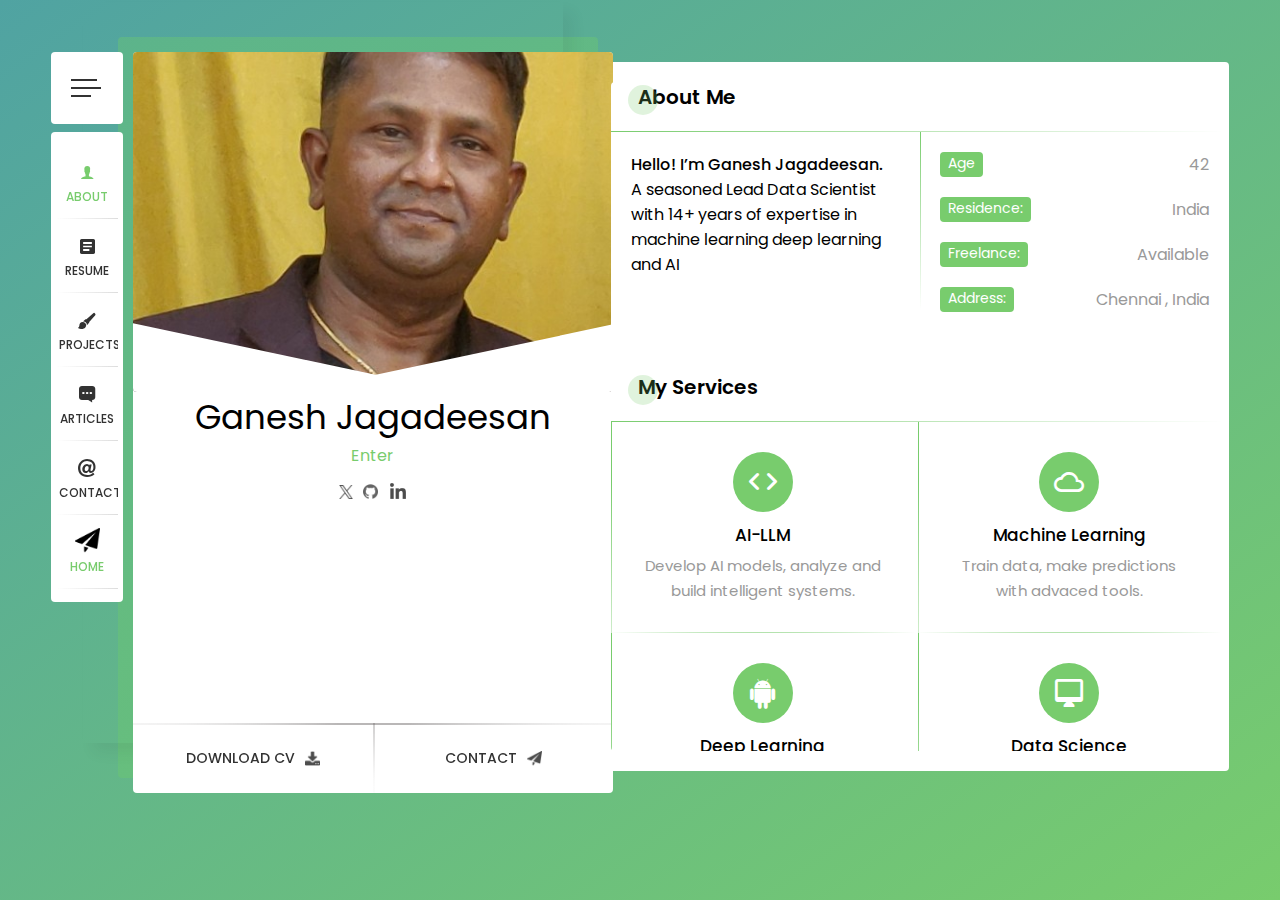
<file: index.html>
<!DOCTYPE html>
<html lang="en">
  <head>
    <meta charset="UTF-8" />
    <meta name="viewport" content="width=device-width, initial-scale=1.0" />
    <title>Ganesh Jagadeesan</title>
    <link rel="preload">
    <link rel="stylesheet" href="./css/style.css" />
    <link rel="stylesheet" href="./css/animation.style.css" />
    <link
      rel="stylesheet"
      id="ryancv-fonts-css"
      href="//fonts.googleapis.com/css?family=Poppins%3A100%2C100i%2C200%2C200i%2C300%2C300i%2C400%2C400i%2C500%2C500i%2C600%2C600i%2C700%2C700i%2C800%2C800i%2C900%2C900i&amp&display=swap;subset=latin%2Clatin-ext"
      type="text/css"
      media="all" />
    <link
      rel="stylesheet"
      href="https://cdnjs.cloudflare.com/ajax/libs/font-awesome/4.7.0/css/font-awesome.min.css" />
    <link rel="stylesheet" href="css/flaticon.css" />
    <link rel="stylesheet" href="css/inoicons.css" />
    <link
      rel="stylesheet"
      media="screen and (max-width: 1100px)"
      href="css/responsive(1100).css" />
    <link
      rel="stylesheet"
      media="screen and (max-width: 650px)"
      href="css/resposive(650).css" />
  </head>

  <body>

    <div class="preloader">
      <span class="ion-load-c"></span>
    </div>
    <div class="page">
      <div class="background-gred">
        <ul class="bg-bubble">
          <li></li>
          <li></li>
          <li></li>
          <li></li>
          <li></li>
          <li></li>
          <li></li>
          <li></li>
          <li></li>
          <li></li>
        </ul>
      </div>
      <div class="container">
        <input type="radio" name="menu" id="about-card" checked />
        <input type="radio" name="menu" id="resume-card" />
        <input type="radio" name="menu" id="works-card" />
        <input type="radio" name="menu" id="blogs-card" />
        <input type="radio" name="menu" id="contact-card" />
        <header>
          <div class="profileText">
            <span>Ganesh Jagdeesan</span>
            <p
              href
              class="typewrite"
              data-period="2000"
              data-type='["Enterprise Data Science Specialist", "NLP", "NER", "Deep Learning","Gen AI","MLops"]'>
              <span class="wrap"></span>
            </p>
          </div>
          <div class="navBtn">
            <span class="navIcon"></span>
          </div>
          <div class="menu-list-wrap">
            <ul class="menu-list">
              <li class="menu">
                <label for="about-card">
                  <span class="icon ion-ios-person"></span>
                  About
                </label>
              </li>
              <li class="menu">
                <label for="resume-card">
                  <span class="icon ion-android-list"></span>
                  Resume
                </label>
              </li>
              <li class="menu">
                <label for="works-card">
                  <span class="icon ion-paintbrush"></span>
                  Projects
                </label>
              </li>
              <li class="menu">
                <label for="blogs-card">
                  <span class="icon ion-chatbox-working"></span>
                  Articles
                </label>
              </li>
              <li class="menu">
                <label for="contact-card">
                  <span class="icon ion-at"></span>
                  Contact
                </label>
              </li>
              <li class="menu home-mun">
                <label for="about-card" class="home-mun">
                  <img class="home-mun house" src="./imgs/image copy 3.png" alt>
                  Home
                </label>
              </li>
            </ul>
          </div>
        </header>

        <div class="main-card">
          <div class="main-card-wrap">
            <div
              class="my-photo"
              style="background-image: url('imgs/my-photo.jpeg');"></div>
            <div class="my-info">
              <h2 class="name">Ganesh Jagadeesan </h2>

              <p></p>
              <p
                href
                class="typewrite"
                data-period="2000"
                data-type='["Enterprise Data Science Specialist", "NLP", "NER", "Deep Learning","Gen AI","MLops"]'>
                <span class="wrap"></span>
              </p>
              <ul class="socialLinks">
                <li>
                  <a target="_blank" href="https://x.com/ganeshjaga86067">
                    <img src="./imgs/twitter.png" alt
                      class="social-icons twitter">
                  </a>
                </li>
                <li>
                  <a target="_blank" href="https://github.com/Ganlak">
                    <img src="./imgs/github.png" alt
                      class="social-icons github">
                  </a>
                </li>
                <li>
                  <a target="_blank"
                    href="https://linkedin.com/in/ganeshjagadeesan">
                    <img src="./imgs/linkedin.png" alt
                      class="social-icons linkedin">
                  </a>
                </li>
              </ul>
            </div>
            <div class="info-btns">
              <div class="left-btn bold">
                <a href="#" id="downloadBtn">Download CV</a>
                <img src="./imgs/image copy 2.png" alt class="small-house">
              </div>
              <div class="right-btn bold">
                <label for="contact-card">Contact</label>
                <img src="./imgs/image copy 3.png" alt class="small-house">

              </div>
            </div>
          </div>
        </div>

        <div class="about-card right-cards">
          <div class="card-wrap">
            <div class="about-card-wrap">
              <section class="about-me-section">
                <div class="section-header">
                  <span class="header">About Me</span>
                </div>
                <div class="section-content about-me-section-content">
                  <div class="info-text">
                    <p>
                      <strong style="font-weight: 500;">Hello! I’m Ganesh
                        Jagadeesan.</strong>
                      <br />
                      A seasoned Lead Data Scientist with 14+ years of expertise
                      in machine learning deep learning and AI
                    </p>
                  </div>

                  <div class="info-list">
                    <ul>
                      <li>
                        <strong>Age</strong>
                        <span>42</span>
                      </li>
                      <li>
                        <strong>Residence: </strong>
                        <span> India</span>
                      </li>
                      <li>
                        <strong>Freelance: </strong>
                        <span> Available</span>
                      </li>
                      <li>
                        <strong>Address: </strong>
                        <span>Chennai , India</span>
                      </li>
                    </ul>
                  </div>
                </div>
              </section>
              <section class="my-services-section">
                <div class="section-header">
                  <span class="header">My Services</span>
                </div>
                <div class="section-content my-services-content">
                  <div class="my-services-content-wrap">
                    <div class="servies-item">
                      <div class="icon">
                        <span class="ion-code"></span>
                      </div>
                      <div class="name"><span>AI-LLM</span></div>
                      <div class="dics">
                        <p>
                          Develop AI models,
                          analyze and build intelligent systems.
                        </p>
                      </div>
                    </div>
                  </div>
                  <div class="my-services-content-wrap">
                    <div class="servies-item">
                      <div class="icon">
                        <span class="ion-android-cloud-outline"></span>
                      </div>
                      <div class="name"><span>Machine Learning</span></div>
                      <div class="dics">
                        <p>
                          Train data, make predictions with advaced tools.
                        </p>
                      </div>
                    </div>
                  </div>
                  <div class="my-services-content-wrap ">
                    <div class="servies-item">
                      <div class="icon">
                        <span class="fa fa-android"></span>
                      </div>
                      <div class="name"><span>Deep Learning</span></div>
                      <div class="dics">
                        <p>
                          Use neural networks to process complex data.
                        </p>
                      </div>
                    </div>
                  </div>
                  <div class="my-services-content-wrap ">
                    <div class="servies-item">
                      <div class="icon">
                        <span class="ion-android-desktop"></span>
                      </div>
                      <div class="name"><span>Data Science</span></div>
                      <div class="dics">
                        <p>
                          analyzes complex datasets
                          and uncover insights.
                        </p>
                      </div>
                    </div>
                  </div>
                </div>
              </section>
              <!-- <section class="my-pricing-section">
                <div class="section-header">
                  <span class="header">Pricing</span>
                </div>
                <div class="section-content my-pricing-content">
                  <div class="my-pricing-content-wrap right-border-line">
                    <div class="pricing-item">
                      <div class="icon">
                        <span class="ion-battery-low"></span>
                      </div>
                      <div class="pricing-name"><span>Basic</span></div>
                      <div class="amount">
                        <sup class="doller">$</sup>
                        <span class="time">22</span>
                        <sub class="type-time">hour</sub>
                      </div>
                      <div class="services-list">
                        <ul>
                          <li>Web Developement</li>
                          <li>Android Developement</li>
                          <li>Desktop Developement</li>
                          <li>Docker Management</li>
                          <li>Wordpress Management <strong>Basic</strong></li>
                        </ul>
                      </div>
                    </div>
                    <div class="buying-btn top-border-line">
                      <a href="#">Buy Pro</a>
                    </div>
                  </div>
                  <div class="my-pricing-content-wrap">
                    <div class="pricing-item">
                      <div class="icon">
                        <span class="ion-battery-full"></span>
                      </div>

                      <div class="pricing-name"><span>Pro</span></div>
                      <div class="amount">
                        <sup class="doller">$</sup>
                        <span class="time">44</span>
                        <sub class="type-time">hour</sub>
                      </div>
                      <div class="services-list">
                        <ul>
                          <li>Web Developement</li>
                          <li>Android Developement</li>
                          <li>Desktop Developement</li>
                          <li>Docker Management</li>
                          <li>WP Theme Coustomize <strong>Pro</strong></li>
                          <li>WP Plugin Developemnt <strong>Pro</strong></li>
                          <li>Website Seo <strong>Pro</strong></li>
                        </ul>
                      </div>
                    </div>
                    <div class="buying-btn top-border-line">
                      <a href="#">Buy Pro</a>
                    </div>
                  </div>
                </div>
                <div class="price-btn-block"></div>
              </section>
              <section class="fun-facts-section">
                <div class="section-header">
                  <span class="header">Fun Facts</span>
                </div>
                <div class="section-content fun-facts-section-content">
                  <div class="fun-facts-content-wrap right-border-line">
                    <div class="fact-item">
                      <div class="icon">
                        <span class="fa fa-trophy"></span>
                      </div>
                      <div class="name"><span>15 Awards Won</span></div>
                    </div>
                  </div>
                  <div class="fun-facts-content-wrap right-border-line">
                    <div class="fact-item">
                      <div class="icon">
                        <span class="fa fa-trophy"></span>
                      </div>
                      <div class="name"><span>15 Awards Won</span></div>
                    </div>
                  </div>
                  <div class="fun-facts-content-wrap right-border-line">
                    <div class="fact-item">
                      <div class="icon">
                        <span class="fa fa-trophy"></span>
                      </div>
                      <div class="name"><span>15 Awards Won</span></div>
                    </div>
                  </div>
                  <div class="fun-facts-content-wrap">
                    <div class="fact-item">
                      <div class="icon">
                        <span class="fa fa-trophy"></span>
                      </div>
                      <div class="name"><span>15 Awards Won</span></div>
                    </div>
                  </div>
                </div>
              </section> -->
              <section class="quote-section">
                <div class="section-content quote-section-content">
                  <div class="quote-content-wrap ">
                    <div class="quote-line">
                    </div>
                    <div class="quote-user">
                      <div
                        class="user-pp"
                        style="background-image: url('imgs/my-photo.jpeg');"></div>
                      <div class="user-name"><span>Ganesh
                          Jagadeesan</span></div>
                      <div class="user-role"><span>AI Specialist</span></div>
                    </div>
                  </div>
                </div>
              </section>
            </div>
          </div>
        </div>

        <div class="resume-card right-cards">
          <div class="card-wrap">
            <div class="resume-card-wrap">
              <section class="resume-section">
                <div class="section-header">
                  <span class="header">Resume</span>
                </div>
                <div class="section-content resume-section-content">
                  <div class="resume-exp right-border-line">
                    <div class="sub-section-header bottom-border-line">
                      <div class="icon">
                        <span class="fa fa-briefcase"></span>
                      </div>
                      <div class="name"><span>Exprience</span></div>
                    </div>
                    <div class="item bottom-border-line working">
                      <div class="item-top">
                        <div class="item-top-left">
                          <div class="time-period">
                            <span>Nov 2024 - Present</span>
                          </div>
                          <div class="work-as"><span>Enterprise Data Science
                              Specialist</span></div>
                          <div class="company"><span>Mastech Digital ·
                              Full-time</span></div>
                        </div>
                        <div class="item-top-right">
                          <div class="img">
                            <img src="imgs/logo-job-1.jpeg" alt />
                          </div>
                        </div>
                      </div>
                      <div class="item-bottom">
                        <p>
                          LLM AND PYTHON
                        </p>
                      </div>
                    </div>
                    <div class="item bottom-border-line">
                      <div class="item-top">
                        <div class="item-top-left">
                          <div class="time-period">
                            <span>Mar 2020 - Aug 2024</span>
                          </div>
                          <div class="work-as">
                            <span>
                              Lead Data Scientist</span>
                          </div>
                          <div class="company"><span>Standard Chartered Bank ·
                              Full-time</span></div>
                        </div>
                        <div class="item-top-right">
                          <div class="img">
                            <img src="imgs/job-2.jpeg" alt />
                          </div>
                        </div>
                      </div>
                      <div class="item-bottom">
                        <p>
                          Responsible for managing the entire machine learning
                          model lifecycle, from conceptualization to
                          implementation, testing, and deployment,
                        </p>
                      </div>
                    </div>
                    <div class="item">
                      <div class="item-top">
                        <div class="item-top-left">
                          <div class="time-period">
                            <span>Mar 2020 - Aug 2024 </span>
                          </div>
                          <div class="work-as">
                            <span>
                              Sr. Enterprise Computing Specialist</span>
                          </div>
                          <div class="company"><span>AstraZeneca ·
                              Full-time</span></div>
                        </div>
                        <div class="item-top-right">
                          <div class="img">
                            <img src="imgs/astrazeneca_logo.jpeg" alt />
                          </div>
                        </div>
                      </div>
                      <div class="item-bottom">
                        <p>
                          Utilized advanced data visualization techniques to
                          create insightful and easy-to- understand
                          visualizations
                        </p>
                      </div>
                    </div>
                  </div>
                  <div class="resume-edu">
                    <div class="sub-section-header bottom-border-line">
                      <div class="icon">
                        <span class="fa fa-university"></span>
                      </div>
                      <div class="name"><span>Education</span></div>
                    </div>
                    <div class="item bottom-border-line">
                      <div class="item-top">
                        <div class="item-top-left">
                          <div class="time-period">
                            <span>April 2024 - August 2025</span>
                          </div>
                          <div class="work-as"><span>
                              upGrad.com</span></div>
                          <div class="company"><span></span></div>
                        </div>
                        <div class="item-top-right">
                          <div class="img">
                            <img src="imgs/upgrad_logo.jpeg" alt />
                          </div>
                        </div>
                      </div>
                      <div class="item-bottom">
                        <p>
                          MBA - Computer science and information science and
                          support services
                        </p>
                      </div>
                    </div>
                    <div class="item bottom-border-line">
                      <div class="item-top">
                        <div class="item-top-left">
                          <div class="time-period">
                            <span>2000 - 2003</span>
                          </div>
                          <div class="work-as">
                            <span>Sri ram polytechnic </span>
                          </div>
                          <div class="company"><span>Grade 81%</span></div>
                        </div>
                        <div class="item-top-right">
                          <div class="img">
                            <img src="imgs/client-1.png" alt />
                          </div>
                        </div>
                      </div>
                      <div class="item-bottom">
                        <p>
                          Diploma of Education - Diploma in computer technology
                        </p>
                      </div>
                    </div>
                    <div class="item">
                      <div class="item-top">
                        <div class="item-top-left">
                          <div class="time-period">
                            <span>April 2024 </span>
                          </div>
                          <div class="work-as">
                            <span>UpGrad.com</span>
                          </div>
                          <div class="company"><span>London</span></div>
                        </div>
                        <div class="item-top-right">
                          <div class="img">
                            <img src="imgs/upgrad_logo.jpeg" alt />
                          </div>
                        </div>
                      </div>
                      <div class="item-bottom">
                        <p>
                          MBA - AIML
                        </p>
                      </div>
                    </div>
                  </div>
                </div>
              </section>
              <section class="skills-section">
                <div class="section-header">
                  <span class="header">Skills</span>
                </div>
                <div class="section-content skills-section-content">
                  <div class="skills-left right-border-line">
                    <div class="sub-section-header bottom-border-line">
                      <div class="icon">
                        <span class="fa fa-paint-brush"></span>
                      </div>
                      <div class="name"><span>Programming</span></div>
                    </div>
                    <div class="item">
                      <div class="item-list">
                        <div class="item-list-content">
                          <div class="item-list-content-name">Python</div>
                          <div class="item-list-content-div">
                            <div class="progress" style="width: 70%;"></div>
                          </div>
                        </div>
                        <div class="item-list-content">
                          <div class="item-list-content-name">
                            Data Science
                          </div>
                          <div class="item-list-content-div">
                            <div class="progress" style="width: 50%;"></div>
                          </div>
                        </div>
                        <div class="item-list-content">
                          <div class="item-list-content-name">Machine
                            Learning</div>
                          <div class="item-list-content-div">
                            <div class="progress" style="width: 60%;"></div>
                          </div>
                        </div>
                        <div class="item-list-content">
                          <div class="item-list-content-name">
                            Deep Learning
                          </div>
                          <div class="item-list-content-div">
                            <div class="progress" style="width: 30%;"></div>
                          </div>
                        </div>
                        <div class="item-list-content">
                          <div class="item-list-content-name">Natural Language
                            Processing (NLP)</div>
                          <div class="item-list-content-div">
                            <div class="progress" style="width: 40%;"></div>
                          </div>
                        </div>
                      </div>
                    </div>
                    <div class="sub-section-header bottom-border-line">
                      <div class="icon">
                        <span class="fa fa-code"></span>
                      </div>
                      <div class="name"><span>Coding</span></div>
                    </div>
                    <div class="item">
                      <div class="item-flex-row">
                        <div class="item-flex-column">
                          <div class="item-flex-column-content">
                            <div class="circle-progress-div">
                              <span class="persent">95%</span>
                              <progress-ring
                                stroke="5"
                                radius="50"
                                progress="95"></progress-ring>
                            </div>
                            <span>Python</span>
                          </div>
                        </div>
                        <div class="item-flex-column">
                          <div class="item-flex-column-content">
                            <div class="circle-progress-div">
                              <span class="persent">90%</span>
                              <progress-ring
                                stroke="5"
                                radius="50"
                                progress="90"></progress-ring>
                            </div>
                            <span>Data science</span>
                          </div>
                        </div>
                      </div>
                      <div class="item-flex-row">
                        <div class="item-flex-column">
                          <div class="item-flex-column-content">
                            <div class="circle-progress-div">
                              <span class="persent">92%</span>
                              <progress-ring
                                stroke="5"
                                radius="50"
                                progress="92"></progress-ring>
                            </div>
                            <span>Machine learning</span>
                          </div>
                        </div>
                        <div class="item-flex-column">
                          <div class="item-flex-column-content">
                            <div class="circle-progress-div">
                              <span class="persent">97%</span>
                              <progress-ring
                                stroke="5"
                                radius="50"
                                progress="97"></progress-ring>
                            </div>
                            <span>Natural language processing</span>
                          </div>
                        </div>
                      </div>
                    </div>
                  </div>
                  <div class="skills-right">
                    <div class="sub-section-header bottom-border-line">
                      <div class="icon">
                        <span class="fa fa-flag"></span>
                      </div>
                      <div class="name"><span>Languages</span></div>
                    </div>
                    <div class="item mr-b">
                      <div class="item-list">
                        <div class="item-list-content">
                          <div class="item-list-content-name">Tamil</div>
                          <div class="item-list-content-div">
                            <div class="progress" style="width: 90%;"></div>
                          </div>
                        </div>
                        <div class="item-list-content">
                          <div class="item-list-content-name">
                            English
                          </div>
                          <div class="item-list-content-div">
                            <div class="progress" style="width: 50%;"></div>
                          </div>
                        </div>
                      </div>
                    </div>
                    <div class="sub-section-header bottom-border-line">
                      <div class="icon">
                        <span class="fa fa-list"></span>
                      </div>
                      <div class="name"><span>Knowledge</span></div>
                    </div>
                    <div class="item coustom-item">
                      <ul class="know-list">
                        <li>
                          <span class="ion-checkmark marker"></span>
                          <span>Data Science </span>
                        </li>

                        <li>
                          <span class="ion-checkmark marker"></span>
                          <span>Machine Learning </span>
                        </li>

                        <li>
                          <span class="ion-checkmark marker"></span>
                          <span>Deep Learning </span>
                        </li>

                        <li>
                          <span class="ion-checkmark marker"></span>
                          <span>Python </span>
                        </li>

                        <li>
                          <span class="ion-checkmark marker"></span>
                          <span>Leadership skills</span>
                        </li>

                        <li>
                          <span class="ion-checkmark marker"></span>
                          <span>Advertising services</span>
                        </li>
                      </ul>
                    </div>
                  </div>
                </div>
              </section>
            </div>
          </div>
        </div>

        <div class="works-card right-cards">
          <div class="card-wrap">
            <div class="section-header">
              <span class="header">projects</span>
            </div>
            <div class="menu-list">
              <ul>
                <li class>
                  <input type="radio" name="menu-list" id="All" checked />
                  <label class="coustom-menu" for="All">projects</label>
                </li>
              </ul>
            </div>
            <div class="section-content works-section-content">
              <div class="works-content-wrap add">
                <div class="works-item">
                  <div class="img" target="_blank">
                    <a
                      href="./Html/project1.html"
                      target="_blank">
                      <img src="imgs/1708035211359.jpeg" alt />
                      <div class="info">
                        <span class="ion-images"></span>
                      </div>
                    </a>
                  </div>
                  <div class="dics">
                    <a
                      href="./Html/project1.html">AI-Driven
                      Cybersecurity Investigation</a>
                    <div class="cetagory">POC Achievements & Technical
                      Implementation
                    </div>
                  </div>
                </div>
              </div>
              <div class="works-content-wrap add">
                <div class="works-item">
                  <div class="img">
                    <a href="./Html/project_2.html"
                      target="_blank">
                      <img src="imgs/1708035211359.jpeg" alt />
                      <div class="info"><span class="ion-images"></span></div>
                    </a>
                  </div>
                  <div class="dics">
                    <a
                      href="./Html/project_2.html">AI-Driven
                      Entity Resolution Project</a>
                    <div class="cetagory">POC Achievements & Technical
                      Implementation </div>
                  </div>
                </div>
              </div>
              <div class="works-content-wrap add">
                <div class="works-item">
                  <div class="img">
                    <a href="./Html/project_3.html"
                      target="_blank">
                      <img src="imgs/1708035211359.jpeg" alt />
                      <span class="info"> <span class="ion-link"></span>
                      </span>
                    </a>
                  </div>
                  <div class="dics">
                    <a
                      href="./Html/project_3.html">AI-Driven ITSM Incident
                      Assignment </a>
                    <div class="cetagory">POC Achievements & Business
                      Impact</div>
                  </div>
                </div>
              </div>
              <div class="works-content-wrap add">
                <div class="works-item">
                  <div class="img">
                    <a href="./Html/project_4.html"
                      target="_blank">
                      <img src="imgs/1708035211359.jpeg" alt />
                      <div class="info"><span class="ion-image"></span></div>
                    </a>
                  </div>
                  <div class="dics">
                    <a
                      href="./Html/project_4.html">Automated MCQ Generation
                      Project
                    </a>
                    <div class="cetagory">A project that showcases
                      automation</div>
                  </div>
                </div>
              </div>
              <div class="works-content-wrap add">
                <div class="works-item">
                  <div class="img">
                    <a
                      href="./Html/project_5.html"
                      target="_blank">
                      <img src="imgs/1708035211359.jpeg" alt />
                      <div class="info">
                        <span class="ion-ios-videocam"></span>
                      </div>
                    </a>
                  </div>
                  <div class="dics">
                    <a
                      href="./Html/project_5.html">Sales
                      Comprehensive Documentation for Medical Chatbot</a>
                    <div class="cetagory"></div>
                  </div>
                </div>
              </div>
              <div class="works-content-wrap add">
                <div class="works-item">
                  <div class="img">
                    <a
                      href="./Html/project_6.html"
                      target="_blank">
                      <img src="imgs/1708035211359.jpeg" alt />
                      <div class="info">
                        <span class="ion-music-note"></span>
                      </div>
                    </a>
                  </div>
                  <div class="dics">
                    <a
                      href="./Html/project_6.html">Global Automation</a>
                    <div class="cetagory">Data collection automation</div>
                  </div>
                </div>
              </div>
              <div class="works-content-wrap add">
                <div class="works-item">
                  <div class="img">
                    <a href="./Html/project_7.html" target="_blank">
                      <img src="imgs/1708035211359.jpeg" alt />
                      <div class="info"><span class="ion-images"></span></div>
                    </a>
                  </div>
                  <div class="dics">
                    <a href="./Html/project_7.html">Invoice Automatic Scanning
                      and Text Predictions</a>
                    <div class="cetagory">
                      Invoice Automatic Scanning
                      and Text Prediction
                    </div>
                  </div>
                </div>
              </div>
              <div class="works-content-wrap add">
                <div class="works-item">
                  <div class="img">
                    <a href="./Html/project_8.html" target="_blank">
                      <img src="imgs/1708035211359.jpeg" alt />
                      <div class="info"><span class="ion-images"></span></div>
                    </a>
                  </div>
                  <div class="dics">
                    <a href="./Html/project_8.html">MT740</a>
                    <div class="cetagory">Intelligent Automation of
                      Swift Messages Using NLP Techniques</div>
                  </div>
                </div>
              </div>
              <div class="works-content-wrap add">
                <div class="works-item">
                  <div class="img">
                    <a href="./Html/project_9.html" target="_blank">
                      <img src="imgs/1708035211359.jpeg" alt />
                      <div class="info"><span class="ion-images"></span></div>
                    </a>
                  </div>
                  <div class="dics">
                    <a href="./Html/project_9.html"> SSO</a>
                    <div class="cetagory">Security Services
                      Operations</div>
                  </div>
                </div>
              </div>
            </div>
          </div>
        </div>

        <div class="blogs-card right-cards">
          <div class="card-wrap">
            <div class="section-header">
              <span class="header">Articles - <small>
                  linkedin,medium.com</small></span>
            </div>
            <div class="section-content blogs-section-content">
              <div class="blogs-content-wrap">
                <div class="blog-item">
                  <div class="img">
                    <a
                      href="https://www.linkedin.com/pulse/agentic-ai-cognitive-autonomous-generators-new-ganesh-jagadeesan-tsqcc/?trackingId=bntZklVWSp%2BKZ0CmCl0%2FHg%3D%3D"
                      target="_blank">
                      <img src="imgs/UTM110 AI Scholarly Research.png.png"
                        alt />
                      <div class="info">
                        <span class="ion-android-document"></span>
                      </div>
                    </a>
                  </div>
                  <div class="dics">
                    <a class="name"
                      href="https://www.linkedin.com/pulse/agentic-ai-cognitive-autonomous-generators-new-ganesh-jagadeesan-tsqcc/?trackingId=bntZklVWSp%2BKZ0CmCl0%2FHg%3D%3D">
                      <div class="time-period active">
                        <span>Published on linkden</span>
                      </div>
                      Agentic AI and Cognitive Autonomous Generators
                    </a>
                    <div class="short-dics">
                      The New Frontier of Innovation for Business Leaders
                    </div>
                  </div>
                </div>
              </div>
              <div class="blogs-content-wrap">
                <div class="blog-item">
                  <div class="img">
                    <a target="_blank"
                      href="https://www.linkedin.com/pulse/revolutionizing-ai-front-end-future-intelligent-user-jagadeesan-vinec?trackingId=bntZklVWSp%2BKZ0CmCl0%2FHg%3D%3D&lipi=urn%3Ali%3Apage%3Ad_flagship3_profile_view_base_recent_activity_content_view%3BT%2FshZVy%2FS%2BikVA7dAhHsXQ%3D%3D">
                      <img src="imgs/UTM110 AI Scholarly Research.png.png"
                        alt />
                      <div class="info">
                        <span class="ion-android-document"></span>
                      </div>
                    </a>
                  </div>
                  <div class="dics">
                    <a class="name" target="_blank"
                      href="https://www.linkedin.com/pulse/revolutionizing-ai-front-end-future-intelligent-user-jagadeesan-vinec?trackingId=bntZklVWSp%2BKZ0CmCl0%2FHg%3D%3D&lipi=urn%3Ali%3Apage%3Ad_flagship3_profile_view_base_recent_activity_content_view%3BT%2FshZVy%2FS%2BikVA7dAhHsXQ%3D%3D">
                      <div class="time-period active">
                        <span>Published on linkden</span>
                      </div>
                      Revolutionizing AI Front-End
                    </a>
                    <div class="short-dics">
                      The Future of Intelligent User Interfaces 🚀
                    </div>
                  </div>
                </div>
              </div>
              <!-- <div class="blogs-content-wrap">
                <div class="blog-item">
                  <div class="img">
                    <a
                      href="https://www.linkedin.com/pulse/building-your-personal-ai-assistant-agents-tools-guide-jagadeesan-wmbyc/?trackingId=bntZklVWSp%2BKZ0CmCl0%2FHg%3D%3D">
                      <img src="imgs/chatbot.jpeg" alt />
                      <div class="info">
                        <span class="ion-android-document"></span>
                      </div>
                    </a>
                  </div>
                  <div class="dics">
                    <a class="name" href="#">
                      <div class="time-period active">
                        <span>Published on linkden</span>
                      </div>
                      Building Your Personal AI Assistant with Agents & Tools
                    </a>
                    <div class="short-dics">
                      A Comprehensive Guide 🤖
                    </div>
                  </div>
                </div>
              </div> -->
              <!-- <div class="blogs-content-wrap">
                <div class="blog-item">
                  <div class="img">
                    <a href="#">
                      <img src="imgs/UTM110 AI Scholarly Research.png.png" alt />
                      <div class="info">
                        <span class="ion-android-document"></span>
                      </div>
                    </a>
                  </div>
                  <div class="dics">
                    <a class="name" href="#">
                      <div class="time-period active">
                        <span>2013 - Present</span>
                      </div>
                      🧠 AI Agents with Memory
                    </a>
                    <div class="short-dics">
                      Context Retention Beyond Short Prompts
                    </div>
                  </div>
                </div>
              </div> -->
              <div class="blogs-content-wrap">
                <div class="blog-item">
                  <div class="img">
                    <a target="_blank"
                      href="https://www.linkedin.com/pulse/ai-agents-memory-context-retention-beyond-short-ganesh-jagadeesan-7hcoc/?trackingId=bntZklVWSp%2BKZ0CmCl0%2FHg%3D%3D">
                      <img src="imgs/UTM110 AI Scholarly Research.png.png"
                        alt />
                      <div class="info">
                        <span class="ion-android-document"></span>
                      </div>
                    </a>
                  </div>
                  <div class="dics">
                    <a class="name"
                      href="https://www.linkedin.com/pulse/ai-agents-memory-context-retention-beyond-short-ganesh-jagadeesan-7hcoc/?trackingId=bntZklVWSp%2BKZ0CmCl0%2FHg%3D%3D"
                      target="_blank">
                      <div class="time-period active">
                        <span>Published on linkden</span>
                      </div>
                      🧠 AI Agents with Memory
                    </a>
                    <div class="short-dics">
                      Context Retention Beyond Short Prompts
                    </div>
                  </div>
                </div>
              </div>
              <div class="blogs-content-wrap">
                <div class="blog-item">
                  <div class="img">
                    <a target="_blank"
                      href="https://www.linkedin.com/pulse/audio-image-llms-bridging-gap-between-sound-vision-ganesh-jagadeesan-f83sc/?trackingId=bntZklVWSp%2BKZ0CmCl0%2FHg%3D%3D">
                      <img src="imgs/UTM110 AI Scholarly Research.png.png"
                        alt />
                      <div class="info">
                        <span class="ion-android-document"></span>
                      </div>
                    </a>
                  </div>
                  <div class="dics">
                    <a class="name"
                      href="https://www.linkedin.com/pulse/audio-image-llms-bridging-gap-between-sound-vision-ganesh-jagadeesan-f83sc/?trackingId=bntZklVWSp%2BKZ0CmCl0%2FHg%3D%3D"
                      target="_blank">
                      <div class="time-period active">
                        <span>Published on linkden</span>
                      </div>
                      Audio to Image with LLMs
                    </a>
                    <div class="short-dics">
                      Bridging the Gap Between Sound and Vision
                    </div>
                  </div>
                </div>
              </div>
              <div class="blogs-content-wrap">
                <div class="blog-item">
                  <div class="img">
                    <a target="_blank"
                      href="https://www.linkedin.com/pulse/understanding-differences-between-variational-vae-u-net-jagadeesan-imzuc/?trackingId=bntZklVWSp%2BKZ0CmCl0%2FHg%3D%3D">
                      <img src="imgs/UTM110 AI Scholarly Research.png.png"
                        alt />
                      <div class="info">
                        <span class="ion-android-document"></span>
                      </div>
                    </a>
                  </div>
                  <div class="dics">
                    <a class="name"
                      href="https://www.linkedin.com/pulse/understanding-differences-between-variational-vae-u-net-jagadeesan-imzuc/?trackingId=bntZklVWSp%2BKZ0CmCl0%2FHg%3D%3D"
                      target="_blank">
                      <div class="time-period active">
                        <span>Published on linkden</span>
                      </div>
                      Understanding the Differences Between Variational
                      Autoencoders (VAE) and U-Net Architectures
                    </a>
                    <div class="short-dics">
                      CIn the ever-evolving landscape of deep learning, neural
                      network architectures.....
                    </div>
                  </div>
                </div>
              </div>
              <div class="blogs-content-wrap">
                <div class="blog-item">
                  <div class="img">
                    <a target="_blank"
                      href="https://www.linkedin.com/pulse/rag-vs-function-calling-fine-tuning-detailed-advanced-jagadeesan-lye8c/?trackingId=bntZklVWSp%2BKZ0CmCl0%2FHg%3D%3D">
                      <img src="imgs/UTM110 AI Scholarly Research.png.png"
                        alt />
                      <div class="info">
                        <span class="ion-android-document"></span>
                      </div>
                    </a>
                  </div>
                  <div class="dics">
                    <a class="name"
                      href="https://www.linkedin.com/pulse/rag-vs-function-calling-fine-tuning-detailed-advanced-jagadeesan-lye8c/?trackingId=bntZklVWSp%2BKZ0CmCl0%2FHg%3D%3D"
                      target="_blank">
                      <div class="time-period active">
                        <span>Published on linkden</span>
                      </div>
                      RAG vs Function Calling vs Fine-Tuning
                    </a>
                    <div class="short-dics">
                      A Detailed Comparison of Advanced LLM Techniques
                    </div>
                  </div>
                </div>
              </div>
              <div class="blogs-content-wrap">
                <div class="blog-item">
                  <div class="img">
                    <a target="_blank"
                      href="https://www.linkedin.com/pulse/detailed-overview-rag-retrieval-augmented-generation-jagadeesan-d8dac/?trackingId=bntZklVWSp%2BKZ0CmCl0%2FHg%3D%3D">
                      <img src="imgs/UTM110 AI Scholarly Research.png.png"
                        alt />
                      <div class="info">
                        <span class="ion-android-document"></span>
                      </div>
                    </a>
                  </div>
                  <div class="dics">
                    <a class="name"
                      href="https://www.linkedin.com/pulse/detailed-overview-rag-retrieval-augmented-generation-jagadeesan-d8dac/?trackingId=bntZklVWSp%2BKZ0CmCl0%2FHg%3D%3D"
                      target="_blank">
                      <div class="time-period active">
                        <span>Published on linkden</span>
                      </div>
                      A Detailed Overview of the RAG (Retrieval-Augmented
                      Generation)
                    </a>
                    <div class="short-dics">
                      Workflow with the Latest Technology Enhancements
                    </div>
                  </div>
                </div>
              </div>
              <div class="blogs-content-wrap">
                <div class="blog-item">
                  <div class="img">
                    <a target="_blank"
                      href="https://www.linkedin.com/pulse/cosine-similarity-large-language-models-llms-ganesh-jagadeesan-zbijc/?trackingId=bntZklVWSp%2BKZ0CmCl0%2FHg%3D%3D">
                      <img src="imgs/UTM110 AI Scholarly Research.png.png"
                        alt />
                      <div class="info">
                        <span class="ion-android-document"></span>
                      </div>
                    </a>
                  </div>
                  <div class="dics">
                    <a class="name"
                      href="https://www.linkedin.com/pulse/cosine-similarity-large-language-models-llms-ganesh-jagadeesan-zbijc/?trackingId=bntZklVWSp%2BKZ0CmCl0%2FHg%3D%3D"
                      target="_blank">
                      <div class="time-period active">
                        <span>Published on linkden</span>
                      </div>
                      Cosine Similarity in Large Language Models (LLMs)
                    </a>
                    <div class="short-dics">
                      A Comprehensive Guide to Understanding and Implementing
                      Cosine Similarity in LLMs
                    </div>
                  </div>
                </div>
              </div>
              <div class="blogs-content-wrap">
                <div class="blog-item">
                  <div class="img">
                    <a target="_blank"
                      href="https://www.linkedin.com/pulse/comprehensive-guide-openais-strawberry-o1-new-era-ai-jagadeesan-xlozc/?trackingId=bntZklVWSp%2BKZ0CmCl0%2FHg%3D%3D">
                      <img src="imgs/UTM110 AI Scholarly Research.png.png"
                        alt />
                      <div class="info">
                        <span class="ion-android-document"></span>
                      </div>
                    </a>
                  </div>
                  <div class="dics">
                    <a class="name"
                      href="https://www.linkedin.com/pulse/comprehensive-guide-openais-strawberry-o1-new-era-ai-jagadeesan-xlozc/?trackingId=bntZklVWSp%2BKZ0CmCl0%2FHg%3D%3D"
                      target="_blank">
                      <div class="time-period active">
                        <span>Published on linkden</span>
                      </div>
                      A Comprehensive Guide to OpenAI’s Strawberry (o1)
                    </a>
                    <div class="short-dics">
                      A New Era in AI Reasoning 🍓🤖
                    </div>
                  </div>
                </div>
              </div>
              <div class="blogs-content-wrap">
                <div class="blog-item">
                  <div class="img">
                    <a target="_blank"
                      href="https://www.linkedin.com/pulse/efficiently-managing-data-chromadb-adding-updating-ganesh-jagadeesan-w0huc/?trackingId=mV3iniWXRiSQFPgfYbYHdw%3D%3D">
                      <img src="imgs/UTM110 AI Scholarly Research.png.png"
                        alt />
                      <div class="info">
                        <span class="ion-android-document"></span>
                      </div>
                    </a>
                  </div>
                  <div class="dics">
                    <a class="name"
                      href="https://www.linkedin.com/pulse/efficiently-managing-data-chromadb-adding-updating-ganesh-jagadeesan-w0huc/?trackingId=mV3iniWXRiSQFPgfYbYHdw%3D%3D"
                      target="_blank">
                      <div class="time-period active">
                        <span>Published on linkden</span>
                      </div>
                      Efficiently Managing Data in ChromaDB
                    </a>
                    <div class="short-dics">
                      Adding, Updating, and Removing Records
                    </div>
                  </div>
                </div>
              </div>
              <div class="blogs-content-wrap">
                <div class="blog-item">
                  <div class="img">
                    <a target="_blank"
                      href="https://medium.com/@jagadeesan.ganesh/the-future-of-ai-automation-leveraging-llms-cognitive-autonomous-generators-cag-for-b6be9856b461">
                      <img src="imgs/UTM110 AI Scholarly Research.png.png"
                        alt />
                      <div class="info">
                        <span class="ion-android-document"></span>
                      </div>
                    </a>
                  </div>
                  <div class="dics">
                    <a class="name"
                      href="https://medium.com/@jagadeesan.ganesh/the-future-of-ai-automation-leveraging-llms-cognitive-autonomous-generators-cag-for-b6be9856b461"
                      target="_blank">
                      <div class="time-period active">
                        <span>Published on medium.com</span>
                      </div>
                      🚀 The Future of AI Automation
                    </a>
                    <div class="short-dics">
                      Leveraging LLMs & Cognitive Autonomous Generators (CAG)
                      for Intelligent Decision-Making
                    </div>
                  </div>
                </div>
              </div>
              <div class="blogs-content-wrap">
                <div class="blog-item">
                  <div class="img">
                    <a target="_blank"
                      href="https://medium.com/@jagadeesan.ganesh/building-agentic-ai-and-cognitive-autonomous-generators-cag-with-python-743c312fe8cf">
                      <img src="imgs/UTM110 AI Scholarly Research.png.png"
                        alt />
                      <div class="info">
                        <span class="ion-android-document"></span>
                      </div>
                    </a>
                  </div>
                  <div class="dics">
                    <a class="name"
                      href="https://medium.com/@jagadeesan.ganesh/building-agentic-ai-and-cognitive-autonomous-generators-cag-with-python-743c312fe8cf"
                      target="_blank">
                      <div class="time-period active">
                        <span>Published on medium.com</span>
                      </div>
                      🚀 Building Agentic AI and Cognitive Autonomous Generators
                      (CAG)
                    </a>
                    <div class="short-dics">
                      Python
                    </div>
                  </div>
                </div>
              </div>
              <div class="blogs-content-wrap">
                <div class="blog-item">
                  <div class="img">
                    <a target="_blank"
                      href="https://medium.com/@jagadeesan.ganesh/building-agentic-ai-and-cognitive-autonomous-generators-cag-with-python-743c312fe8cf">
                      <img src="imgs/UTM110 AI Scholarly Research.png.png"
                        alt />
                      <div class="info">
                        <span class="ion-android-document"></span>
                      </div>
                    </a>
                  </div>
                  <div class="dics">
                    <a class="name"
                      href="https://medium.com/@jagadeesan.ganesh/building-agentic-ai-and-cognitive-autonomous-generators-cag-with-python-743c312fe8cf"
                      target="_blank">
                      <div class="time-period active">
                        <span>Published on medium.com</span>
                      </div>
                      Hybrid Architectures
                    </a>
                    <div class="short-dics">
                      Combining RAG, CAG, and Long-Context Models for Maximum
                      Efficiency 🚀
                    </div>
                  </div>
                </div>
              </div>
              <div class="blogs-content-wrap">
                <div class="blog-item">
                  <div class="img">
                    <a target="_blank"
                      href="https://medium.com/@jagadeesan.ganesh/the-rise-of-agentic-ai-building-autonomous-multi-agent-systems-with-llms-8b2d685c1480">
                      <img src="imgs/UTM110 AI Scholarly Research.png.png"
                        alt />
                      <div class="info">
                        <span class="ion-android-document"></span>
                      </div>
                    </a>
                  </div>
                  <div class="dics">
                    <a class="name"
                      href="https://medium.com/@jagadeesan.ganesh/the-rise-of-agentic-ai-building-autonomous-multi-agent-systems-with-llms-8b2d685c1480"
                      target="_blank">
                      <div class="time-period active">
                        <span>Published on medium.com</span>
                      </div>
                      The Rise of Agentic AI
                    </a>
                    <div class="short-dics">
                      Building Autonomous Multi-Agent Systems with LLMs
                    </div>
                  </div>
                </div>
              </div>
              <div class="blogs-content-wrap">
                <div class="blog-item">
                  <div class="img">
                    <a target="_blank"
                      href="https://medium.com/@jagadeesan.ganesh/evaluating-llms-exploring-metrics-and-frameworks-for-robust-performance-assessment-with-python-83ae93d3d10e">
                      <img src="imgs/UTM110 AI Scholarly Research.png.png"
                        alt />
                      <div class="info">
                        <span class="ion-android-document"></span>
                      </div>
                    </a>
                  </div>
                  <div class="dics">
                    <a class="name"
                      href="https://medium.com/@jagadeesan.ganesh/evaluating-llms-exploring-metrics-and-frameworks-for-robust-performance-assessment-with-python-83ae93d3d10e"
                      target="_blank">
                      <div class="time-period active">
                        <span>Published on medium.com</span>
                      </div>
                      Evaluating LLMs
                    </a>
                    <div class="short-dics">
                      Exploring Metrics and Frameworks for Robust Performance
                      Assessment with Python Example
                    </div>
                  </div>
                </div>
              </div>

              <div class="blogs-content-wrap">
                <div class="blog-item">
                  <div class="img">
                    <a target="_blank"
                      href="https://medium.com/@jagadeesan.ganesh/how-long-context-llms-are-challenging-traditional-rag-pipelines-93d6eb45398a">
                      <img src="imgs/UTM110 AI Scholarly Research.png.png"
                        alt />
                      <div class="info">
                        <span class="ion-android-document"></span>
                      </div>
                    </a>
                  </div>
                  <div class="dics">
                    <a class="name"
                      href="https://medium.com/@jagadeesan.ganesh/how-long-context-llms-are-challenging-traditional-rag-pipelines-93d6eb45398a"
                      target="_blank">
                      <div class="time-period active">
                        <span>Published on medium.com</span>
                      </div>
                      Long-Context LLMs
                    </a>
                    <div class="short-dics">
                      How Long-Context LLMs are Challenging Traditional RAG
                      Pipelines
                    </div>
                  </div>
                </div>
              </div>

              <div class="blogs-content-wrap">
                <div class="blog-item">
                  <div class="img">
                    <a target="_blank"
                      href="https://medium.com/@jagadeesan.ganesh/cache-augmented-generation-cag-the-next-frontier-in-llm-optimization-d4c83e31ba0b">
                      <img src="imgs/UTM110 AI Scholarly Research.png.png"
                        alt />
                      <div class="info">
                        <span class="ion-android-document"></span>
                      </div>
                    </a>
                  </div>
                  <div class="dics">
                    <a class="name"
                      href="https://medium.com/@jagadeesan.ganesh/cache-augmented-generation-cag-the-next-frontier-in-llm-optimization-d4c83e31ba0b"
                      target="_blank">
                      <div class="time-period active">
                        <span>Published on medium.com</span>
                      </div>
                      🚀 Cache-Augmented Generation (CAG)
                    </a>
                    <div class="short-dics">
                      The Next Frontier in LLM Optimization 🤖📊
                    </div>
                  </div>
                </div>
              </div>

              <div class="blogs-content-wrap">
                <div class="blog-item">
                  <div class="img">
                    <a target="_blank"
                      href="https://medium.com/@jagadeesan.ganesh/cache-augmented-generation-cag-a-rising-competitor-to-rag-5bb70428f8d8">
                      <img src="imgs/UTM110 AI Scholarly Research.png.png"
                        alt />
                      <div class="info">
                        <span class="ion-android-document"></span>
                      </div>
                    </a>
                  </div>
                  <div class="dics">
                    <a class="name"
                      href="https://medium.com/@jagadeesan.ganesh/cache-augmented-generation-cag-a-rising-competitor-to-rag-5bb70428f8d8"
                      target="_blank">
                      <div class="time-period active">
                        <span>Published on medium.com</span>
                      </div>
                      🚀 Cache-Augmented Generation (CAG)
                    </a>
                    <div class="short-dics">
                      A Rising Competitor to RAG?
                    </div>
                  </div>
                </div>
              </div>

              <div class="blogs-content-wrap">
                <div class="blog-item">
                  <div class="img">
                    <a target="_blank"
                      href="https://medium.com/@jagadeesan.ganesh/agentic-rag-with-langchain-revolutionizing-ai-with-dynamic-decision-making-ff1dee6df4ca">
                      <img src="imgs/UTM110 AI Scholarly Research.png.png"
                        alt />
                      <div class="info">
                        <span class="ion-android-document"></span>
                      </div>
                    </a>
                  </div>
                  <div class="dics">
                    <a class="name"
                      href="https://medium.com/@jagadeesan.ganesh/agentic-rag-with-langchain-revolutionizing-ai-with-dynamic-decision-making-ff1dee6df4ca"
                      target="_blank">
                      <div class="time-period active">
                        <span>Published on medium.com</span>
                      </div>
                      Agentic RAG with LangChain
                    </a>
                    <div class="short-dics">
                      Revolutionizing AI with Dynamic Decision-Making
                    </div>
                  </div>
                </div>
              </div>

              <div class="blogs-content-wrap">
                <div class="blog-item">
                  <div class="img">
                    <a target="_blank"
                      href="https://medium.com/@jagadeesan.ganesh/vision-language-models-redefining-ai-by-bridging-visual-and-linguistic-intelligence-306d574fc5d6">
                      <img src="imgs/UTM110 AI Scholarly Research.png.png"
                        alt />
                      <div class="info">
                        <span class="ion-android-document"></span>
                      </div>
                    </a>
                  </div>
                  <div class="dics">
                    <a class="name"
                      href="https://medium.com/@jagadeesan.ganesh/vision-language-models-redefining-ai-by-bridging-visual-and-linguistic-intelligence-306d574fc5d6"
                      target="_blank">
                      <div class="time-period active">
                        <span>Published on medium.com</span>
                      </div>
                      Vision-Language Models
                    </a>
                    <div class="short-dics">
                      Redefining AI by Bridging Visual and Linguistic
                      Intelligence
                    </div>
                  </div>
                </div>
              </div>

              <div class="blogs-content-wrap">
                <div class="blog-item">
                  <div class="img">
                    <a target="_blank"
                      href="https://medium.com/@jagadeesan.ganesh/mlops-llmops-agentops-operationalizing-the-future-of-ai-systems-93025dbfde52">
                      <img src="imgs/UTM110 AI Scholarly Research.png.png"
                        alt />
                      <div class="info">
                        <span class="ion-android-document"></span>
                      </div>
                    </a>
                  </div>
                  <div class="dics">
                    <a class="name"
                      href="https://medium.com/@jagadeesan.ganesh/mlops-llmops-agentops-operationalizing-the-future-of-ai-systems-93025dbfde52"
                      target="_blank">
                      <div class="time-period active">
                        <span>Published on medium.com</span>
                      </div>
                      MLOps → LLMOps → AgentOps
                    </a>
                    <div class="short-dics">
                      Operationalizing the Future of AI Systems
                    </div>
                  </div>
                </div>
              </div>

              <div class="blogs-content-wrap">
                <div class="blog-item">
                  <div class="img">
                    <a target="_blank"
                      href="https://medium.com/@jagadeesan.ganesh/a-comprehensive-guide-to-retrieval-augmented-generation-rag-what-it-is-and-how-to-use-it-ebd5a0ca8a83">
                      <img src="imgs/UTM110 AI Scholarly Research.png.png"
                        alt />
                      <div class="info">
                        <span class="ion-android-document"></span>
                      </div>
                    </a>
                  </div>
                  <div class="dics">
                    <a class="name"
                      href="https://medium.com/@jagadeesan.ganesh/a-comprehensive-guide-to-retrieval-augmented-generation-rag-what-it-is-and-how-to-use-it-ebd5a0ca8a83"
                      target="_blank">
                      <div class="time-period active">
                        <span>Published on medium.com</span>
                      </div>
                      A Comprehensive Guide to Retrieval-Augmented Generation
                      (RAG):
                    </a>
                    <div class="short-dics">
                      What It Is and How to Use It
                    </div>
                  </div>
                </div>
              </div>

              <div class="blogs-content-wrap">
                <div class="blog-item">
                  <div class="img">
                    <a target="_blank"
                      href="https://medium.com/@jagadeesan.ganesh/can-neo4j-replace-vector-databases-in-retrieval-augmented-generation-rag-pipelines-f973c47c6ef8">
                      <img src="imgs/UTM110 AI Scholarly Research.png.png"
                        alt />
                      <div class="info">
                        <span class="ion-android-document"></span>
                      </div>
                    </a>
                  </div>
                  <div class="dics">
                    <a class="name"
                      href="https://medium.com/@jagadeesan.ganesh/can-neo4j-replace-vector-databases-in-retrieval-augmented-generation-rag-pipelines-f973c47c6ef8"
                      target="_blank">
                      <div class="time-period active">
                        <span>Published on medium.com</span>
                      </div>
                      Can Neo4j Replace Vector Databases in Retrieval-Augmented
                      Generation (RAG) Pipelines?
                    </a>
                    <div class="short-dics">
                      Find out
                    </div>
                  </div>
                </div>
              </div>

              <div class="blogs-content-wrap">
                <div class="blog-item">
                  <div class="img">
                    <a target="_blank"
                      href="https://medium.com/@jagadeesan.ganesh/mastering-chunking-in-retrieval-augmented-generation-rag-6-powerful-techniques-with-examples-767db2deb9a3">
                      <img src="imgs/UTM110 AI Scholarly Research.png.png"
                        alt />
                      <div class="info">
                        <span class="ion-android-document"></span>
                      </div>
                    </a>
                  </div>
                  <div class="dics">
                    <a class="name"
                      href="https://medium.com/@jagadeesan.ganesh/mastering-chunking-in-retrieval-augmented-generation-rag-6-powerful-techniques-with-examples-767db2deb9a3">
                      <div class="time-period active">
                        <span>Published on medium.com</span>
                      </div>
                      Mastering Chunking in Retrieval-Augmented Generation (RAG)
                    </a>
                    <div class="short-dics">
                      6 Powerful Techniques with Examples
                    </div>
                  </div>
                </div>
              </div>

              <div class="blogs-content-wrap">
                <div class="blog-item">
                  <div class="img">
                    <a target="_blank"
                      href="https://medium.com/@jagadeesan.ganesh/differential-transformers-an-advanced-approach-to-efficient-attention-in-nlp-8b9ffd931df5">
                      <img src="imgs/UTM110 AI Scholarly Research.png.png"
                        alt />
                      <div class="info">
                        <span class="ion-android-document"></span>
                      </div>
                    </a>
                  </div>
                  <div class="dics">
                    <a class="name"
                      href="https://medium.com/@jagadeesan.ganesh/differential-transformers-an-advanced-approach-to-efficient-attention-in-nlp-8b9ffd931df5">
                      <div class="time-period active">
                        <span>Published on medium.com</span>
                      </div>
                      Differential Transformers:
                    </a>
                    <div class="short-dics">
                      An Advanced Approach to Efficient Attention in NLP
                    </div>
                  </div>
                </div>
              </div>

              <div class="blogs-content-wrap">
                <div class="blog-item">
                  <div class="img">
                    <a target="_blank"
                      href="https://medium.com/@jagadeesan.ganesh/mastering-llm-ai-agents-building-and-using-ai-agents-in-python-with-real-world-use-cases-c578eb640e35">
                      <img src="imgs/UTM110 AI Scholarly Research.png.png"
                        alt />
                      <div class="info">
                        <span class="ion-android-document"></span>
                      </div>
                    </a>
                  </div>
                  <div class="dics">
                    <a class="name"
                      href="https://medium.com/@jagadeesan.ganesh/mastering-llm-ai-agents-building-and-using-ai-agents-in-python-with-real-world-use-cases-c578eb640e35"
                      target="_blank">
                      <div class="time-period active">
                        <span>Published on medium.com</span>
                      </div>
                      Mastering LLM AI Agents
                    </a>
                    <div class="short-dics">
                      Building and Using AI Agents in Python with Real-World
                      Use Cases
                    </div>
                  </div>
                </div>
              </div>

              <div class="blogs-content-wrap">
                <div class="blog-item">
                  <div class="img">
                    <a target="_blank"
                      href="https://medium.com/@jagadeesan.ganesh/understanding-chunking-algorithms-and-overlapping-techniques-in-natural-language-processing-df7b2c7183b2">
                      <img src="imgs/UTM110 AI Scholarly Research.png.png"
                        alt />
                      <div class="info">
                        <span class="ion-android-document"></span>
                      </div>
                    </a>
                  </div>
                  <div class="dics">
                    <a class="name"
                      href="https://medium.com/@jagadeesan.ganesh/understanding-chunking-algorithms-and-overlapping-techniques-in-natural-language-processing-df7b2c7183b2"
                      target="_blank">
                      <div class="time-period active">
                        <span>Published on medium.com</span>
                      </div>
                      Understanding Chunking Algorithms and Overlapping
                      Techniques in Natural Language Processing
                    </a>
                    <div class="short-dics">
                      Find out
                    </div>
                  </div>
                </div>
              </div>

              <div class="blogs-content-wrap">
                <div class="blog-item">
                  <div class="img">
                    <a target="_blank"
                      href="https://medium.com/@jagadeesan.ganesh/a-comprehensive-guide-to-langraph-step-by-step-with-examples-56ab31a987ee">
                      <img src="imgs/UTM110 AI Scholarly Research.png.png"
                        alt />
                      <div class="info">
                        <span class="ion-android-document"></span>
                      </div>
                    </a>
                  </div>
                  <div class="dics">
                    <a class="name"
                      href="https://medium.com/@jagadeesan.ganesh/a-comprehensive-guide-to-langraph-step-by-step-with-examples-56ab31a987ee"
                      target="_blank">
                      <div class="time-period active">
                        <span>Published on medium.com</span>
                      </div>
                      A Comprehensive Guide to Langraphs
                    </a>
                    <div class="short-dics">
                      Step-by-step with examples
                    </div>
                  </div>
                </div>
              </div>

              <div class="blogs-content-wrap">
                <div class="blog-item">
                  <div class="img">
                    <a target="_blank"
                      href="https://medium.com/@jagadeesan.ganesh/stable-diffusion-a-comprehensive-end-to-end-guide-with-examples-47b2c17f15cf">
                      <img src="imgs/UTM110 AI Scholarly Research.png.png"
                        alt />
                      <div class="info">
                        <span class="ion-android-document"></span>
                      </div>
                    </a>
                  </div>
                  <div class="dics">
                    <a class="name"
                      href="https://medium.com/@jagadeesan.ganesh/stable-diffusion-a-comprehensive-end-to-end-guide-with-examples-47b2c17f15cf"
                      target="_blank">
                      <div class="time-period active">
                        <span>Published on medium.com</span>
                      </div>
                      Stable Diffusion
                    </a>
                    <div class="short-dics">
                      A Comprehensive End-to-End Guide with Examples
                    </div>
                  </div>
                </div>
              </div>

            </div>
          </div>
        </div>

        <div class="contact-card right-cards">
          <div class="card-wrap">
            <div class="section-header">
              <span class="header">Get In Touch</span>
            </div>
            <div class="section-content contacts-section-content">
              <div class="contact-top">
                <div class="mapouter">
                  <div class="gmap_canvas">
                    <iframe
                      width="100%"
                      height="50%"
                      id="gmap_canvas"
                      src="https://maps.google.com/maps?q=23.785782%2C90.344163&t=&z=13&ie=UTF8&iwloc=&output=embed"
                      frameborder="0"
                      scrolling="no"
                      marginheight="0"
                      marginwidth="0"></iframe><a
                      href="https://www.embedgooglemap.net">embedgooglemap.net</a>
                  </div>

                </div>
              </div>
              <div class="contact-bottom">
                <div class="info-list">
                  <ul>
                    <li>
                      <strong>Address: </strong>
                      <span>Chennai, India</span>
                    </li>
                    <li>
                      <strong>Email</strong>
                      <span class="fw-small">jagadeesan.ganesh@gmail.com</span>
                    </li>
                    <li>
                      <strong>Phone</strong>
                      <span>+919884517404</span>
                    </li>
                    <li>
                      <strong>Freelance: </strong>
                      <span> Available</span>
                    </li>
                  </ul>
                </div>
              </div>
            </div>
            <div class="section-header">
              <span class="header">Contact Form</span>
            </div>
            <div class="section-content contacts-section-content">
              <form action="#">
                <div class="form-group" style="width: 49%;"><input type="text"
                    placeholder="Full Name"></div>
                <div class="form-group" style="width: 49%;"><input
                    type="email"
                    placeholder="Email"></div>
                <div class="form-group"
                  style="width: 100%;padding-top: 10PX;"><textarea
                    name="message" cols="30" rows="10"
                    placeholder="Message"></textarea></div>
                <div class="form-group"><input type="submit"
                    value="Send Message"></div>
              </form>
            </div>
          </div>
        </div>
      </div>
    </div>
  </body>
  <script>
    const ElementString = {
    aboutCard: "about-card",
    resumeCard: "resume-card",
    worksCard: "works-card",
    blogsCard: "blogs-card",
    contactCard: "contact-card",
    menuInputs: "menu"
};

const Element = {
    aboutCard: document.querySelector(`.${ElementString.aboutCard}`),
    resumeCard: document.querySelector(`.${ElementString.resumeCard}`),
    worksCard: document.querySelector(`.${ElementString.worksCard}`),
    blogsCard: document.querySelector(`.${ElementString.blogsCard}`),
    contactCard: document.querySelector(`.${ElementString.contactCard}`)
};

// Ensure the button exists before adding the event listener
document.addEventListener("DOMContentLoaded", function () {
    const downloadBtn = document.getElementById("downloadBtn");

    if (downloadBtn) {
        downloadBtn.addEventListener("click", function () {
            const link = document.createElement("a");
            link.href = "./projects/GANESH's Resume_DataScience.pdf";  // Corrected file name & path
            link.download = "GANESH's Resume_DataScience.pdf";  // Corrected file name
            document.body.appendChild(link);  // Append link to the body
            link.click();
            document.body.removeChild(link);  // Remove link after clicking
        });
    }
});
  </script>
  <script src="js/animation-effect.js"></script>
  <script src="./js/Elements.js"></script>
  <script src="js/main.js"></script>
  <script src="js/coustom-progress-circle.js"></script>
</html>
</file>
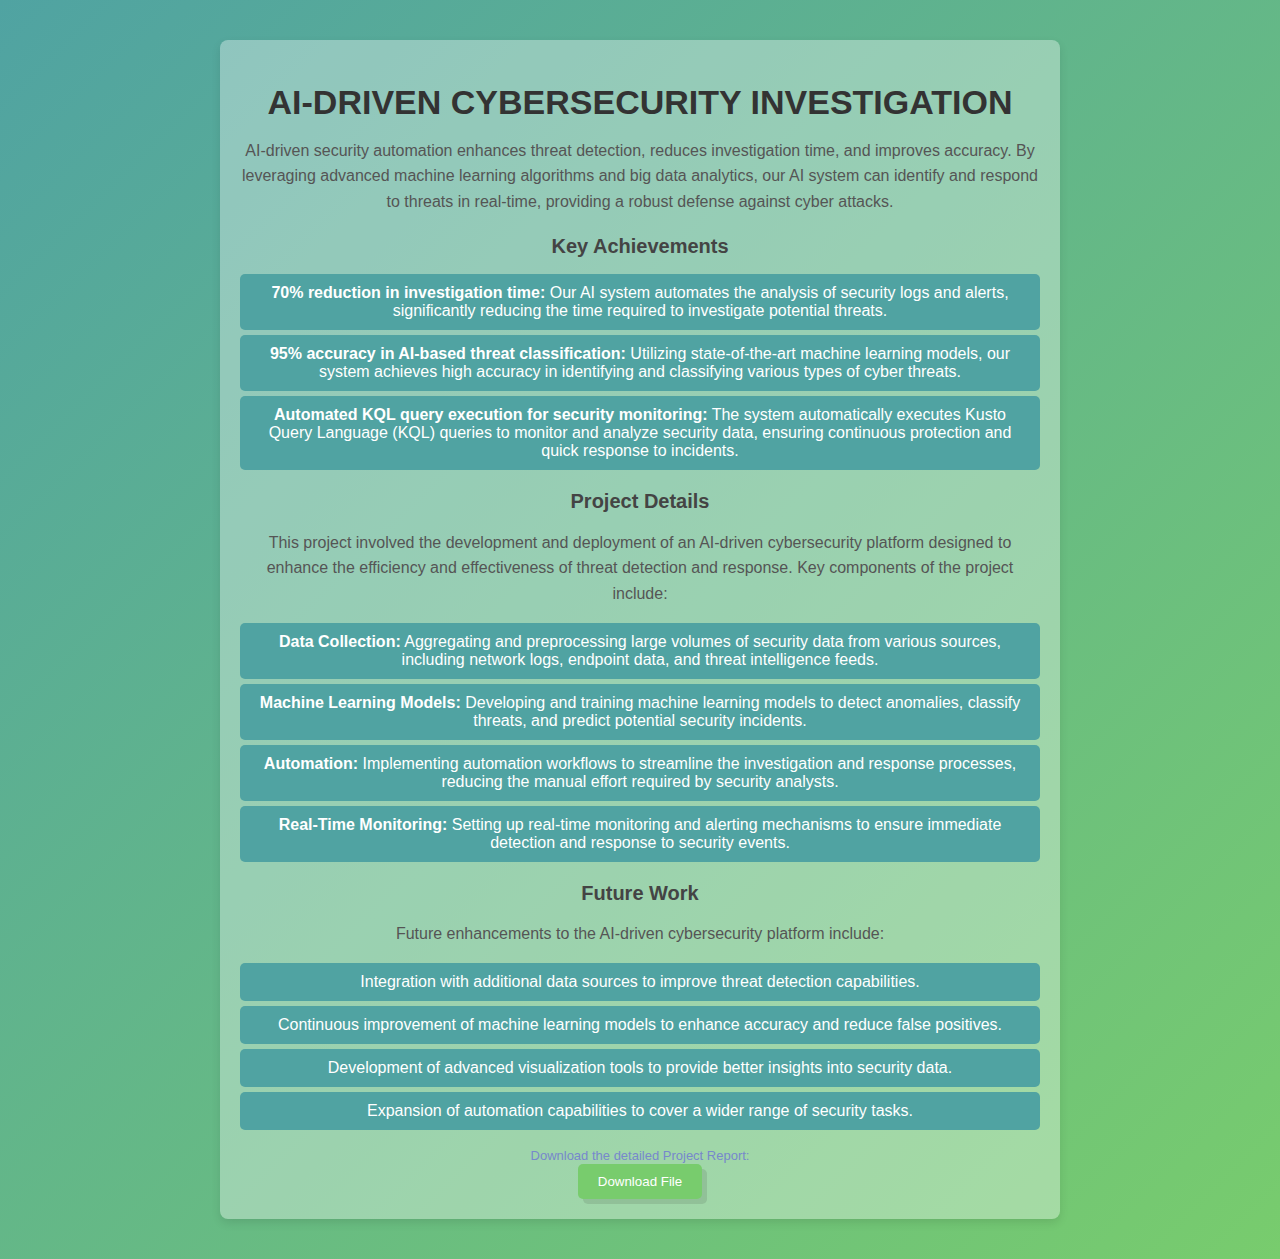
<file: Html/project1.html>
<!DOCTYPE html>
<html lang="en">
<head>
    <meta charset="UTF-8">
    <meta name="viewport" content="width=device-width, initial-scale=1.0">
    <title>AI-Driven Cybersecurity Investigation</title>
    <link rel="stylesheet" href="../css/project_style.css">
</head>
<body>
    <div class="container">
        <h1>AI-Driven Cybersecurity Investigation</h1>
        <p>AI-driven security automation enhances threat detection, reduces investigation time, and improves accuracy. By leveraging advanced machine learning algorithms and big data analytics, our AI system can identify and respond to threats in real-time, providing a robust defense against cyber attacks.</p>

        <h2>Key Achievements</h2>
        <ul>
            <li><strong>70% reduction in investigation time:</strong> Our AI system automates the analysis of security logs and alerts, significantly reducing the time required to investigate potential threats.</li>
            <li><strong>95% accuracy in AI-based threat classification:</strong> Utilizing state-of-the-art machine learning models, our system achieves high accuracy in identifying and classifying various types of cyber threats.</li>
            <li><strong>Automated KQL query execution for security monitoring:</strong> The system automatically executes Kusto Query Language (KQL) queries to monitor and analyze security data, ensuring continuous protection and quick response to incidents.</li>
        </ul>

        <h2>Project Details</h2>
        <p>This project involved the development and deployment of an AI-driven cybersecurity platform designed to enhance the efficiency and effectiveness of threat detection and response. Key components of the project include:</p>
        <ul>
            <li><strong>Data Collection:</strong> Aggregating and preprocessing large volumes of security data from various sources, including network logs, endpoint data, and threat intelligence feeds.</li>
            <li><strong>Machine Learning Models:</strong> Developing and training machine learning models to detect anomalies, classify threats, and predict potential security incidents.</li>
            <li><strong>Automation:</strong> Implementing automation workflows to streamline the investigation and response processes, reducing the manual effort required by security analysts.</li>
            <li><strong>Real-Time Monitoring:</strong> Setting up real-time monitoring and alerting mechanisms to ensure immediate detection and response to security events.</li>
        </ul>

        <h2>Future Work</h2>
        <p>Future enhancements to the AI-driven cybersecurity platform include:</p>
        <ul>
            <li>Integration with additional data sources to improve threat detection capabilities.</li>
            <li>Continuous improvement of machine learning models to enhance accuracy and reduce false positives.</li>
            <li>Development of advanced visualization tools to provide better insights into security data.</li>
            <li>Expansion of automation capabilities to cover a wider range of security tasks.</li>
        </ul>

        <span>Download the detailed Project Report:</span>
        <br>
        <button id="download-btn">Download File</button>
    </div>

    <script>
        function downloadFile() {
            const fileUrl = "../projects/AI-Driven Cybersecurity Investigation – POC Achievements & Technical Implementation.docx";
            const fileName = "AI-Driven-Cybersecurity-Investigation.docx";

            const a = document.createElement("a");
            a.href = fileUrl;
            a.download = fileName;
            document.body.appendChild(a);
            a.click();
            document.body.removeChild(a);
        }

        document.getElementById("download-btn").addEventListener("click", downloadFile);
    </script>
</body>
</html>
</file>
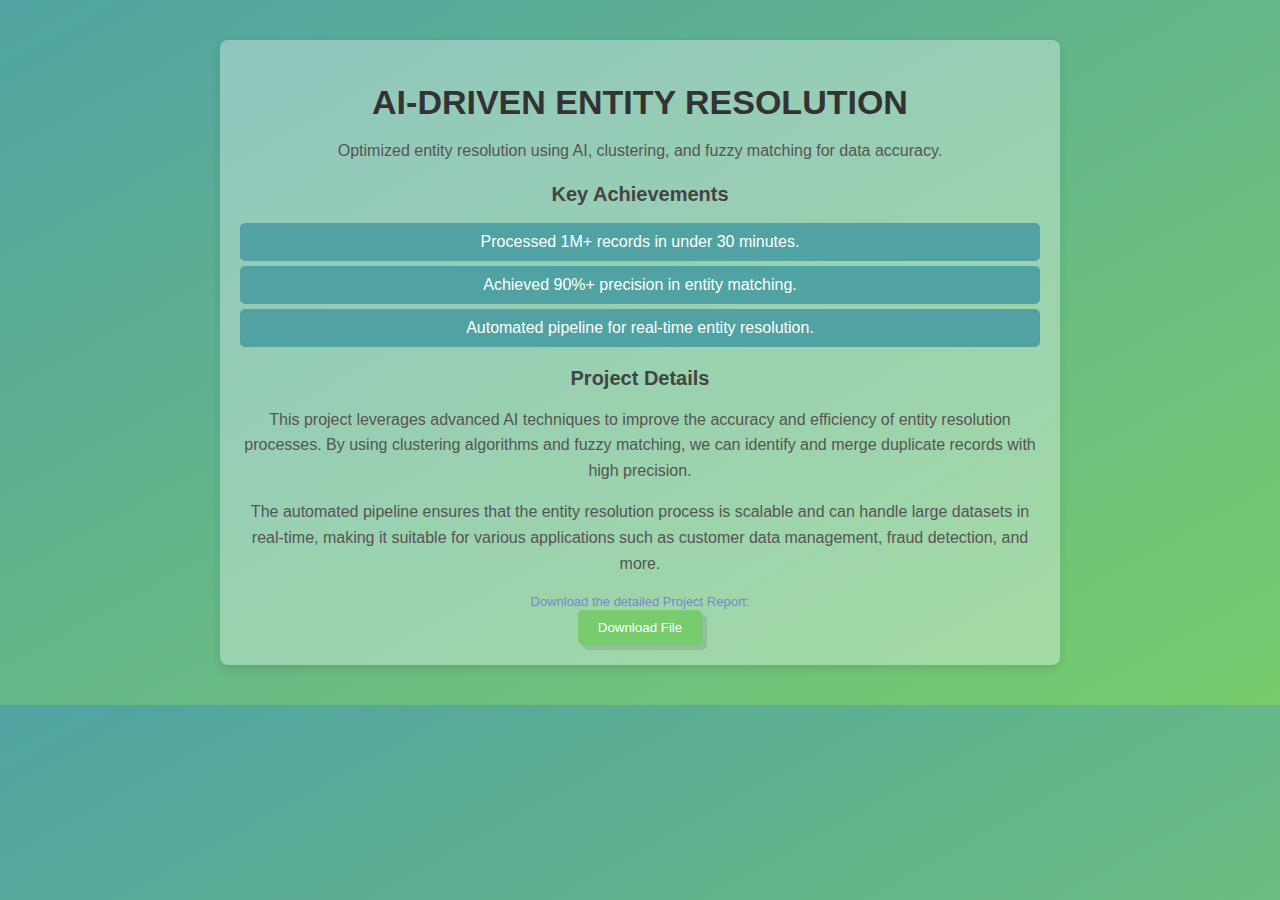
<file: Html/project_2.html>
<!DOCTYPE html>
<html lang="en">
    <head>
        <meta charset="UTF-8">
        <meta name="viewport" content="width=device-width, initial-scale=1.0">
        <title>AI-Driven Entity Resolution</title>
        <link rel="stylesheet" href="../css/project_style.css">
    </head>
    <body>
        <div class="container">
            <h1>AI-Driven Entity Resolution</h1>
            <p>Optimized entity resolution using AI, clustering, and fuzzy
                matching for data accuracy.</p>

            <h2>Key Achievements</h2>
            <ul>
                <li>Processed 1M+ records in under 30 minutes.</li>
                <li>Achieved 90%+ precision in entity matching.</li>
                <li>Automated pipeline for real-time entity resolution.</li>
            </ul>

            <h2>Project Details</h2>
            <p>This project leverages advanced AI techniques to improve the
                accuracy and efficiency of entity resolution processes. By using
                clustering algorithms and fuzzy matching, we can identify and
                merge duplicate records with high precision.</p>
            <p>The automated pipeline ensures that the entity resolution process
                is scalable and can handle large datasets in real-time, making
                it suitable for various applications such as customer data
                management, fraud detection, and more.</p>

            <span>Download the detailed Project Report:</span>
            <br>
            <button id="download-btn">Download File</button>
        </div>

        <script>
        function downloadFile() {
            const fileUrl = "../projects/AI-Driven Entity Resolution – POC Achievements & Technical Implementation.docx";
            const fileName = "AI-Driven-Entity-Resolution.docx";

            const a = document.createElement("a");
            a.href = fileUrl;
            a.download = fileName;
            document.body.appendChild(a);
            a.click();
            document.body.removeChild(a);
        }

        document.getElementById("download-btn").addEventListener("click", downloadFile);
    </script>
    </body>
</html>
</file>
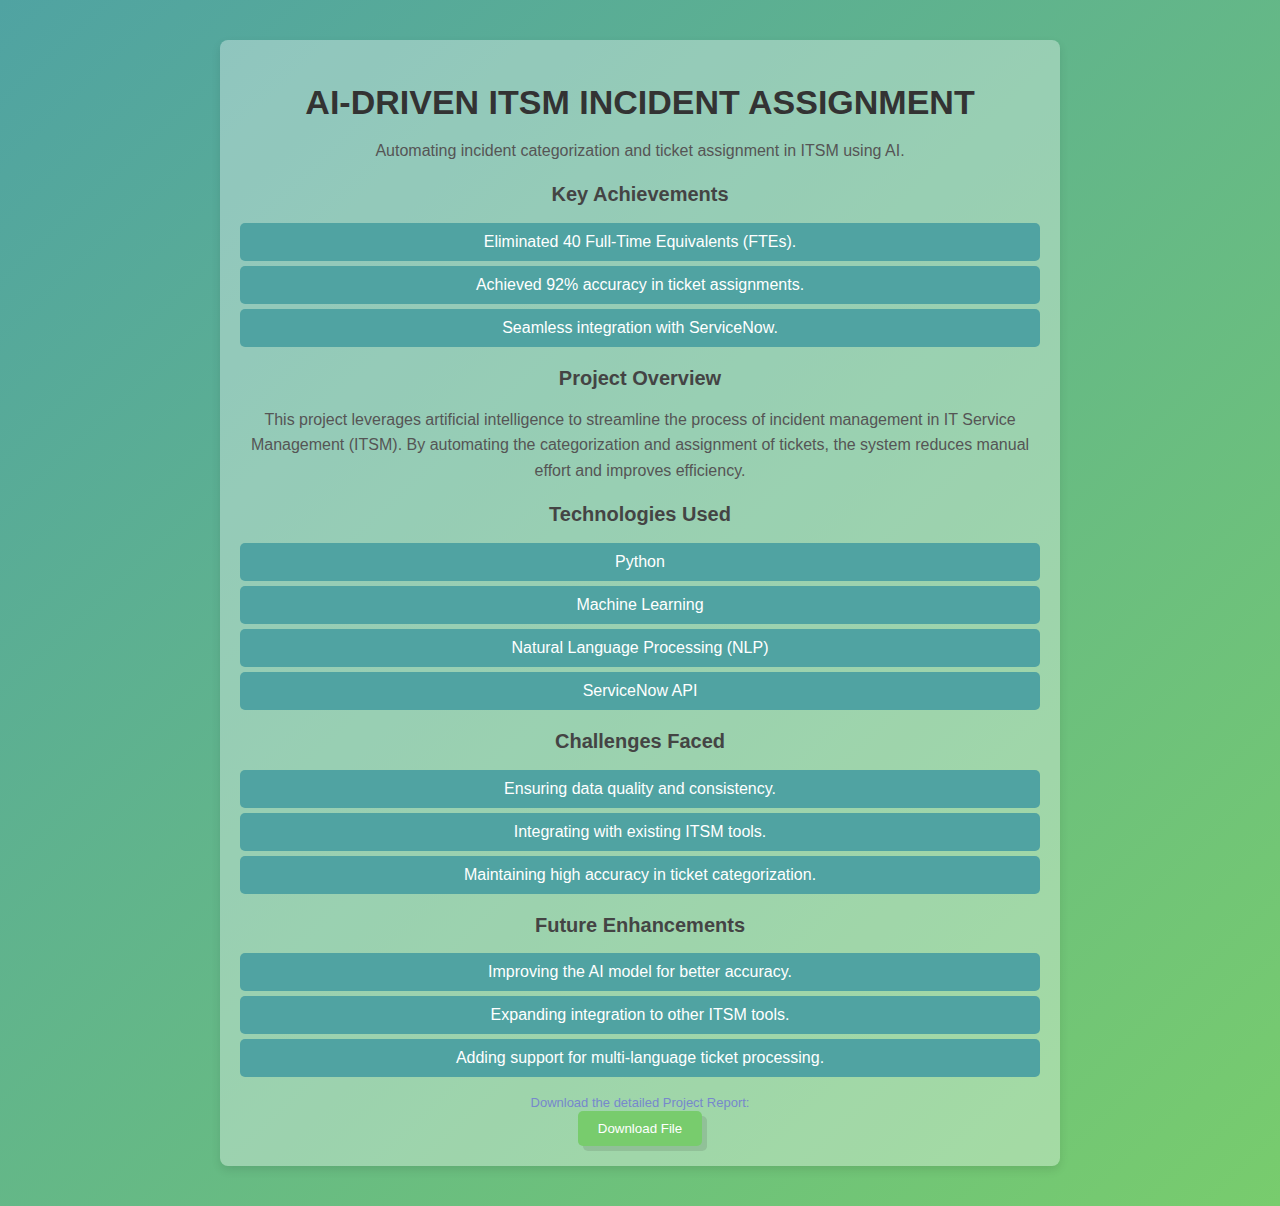
<file: Html/project_3.html>
<!DOCTYPE html>
<html lang="en">
<head>
    <meta charset="UTF-8">
    <meta name="viewport" content="width=device-width, initial-scale=1.0">
    <title>AI-Driven ITSM Incident Assignment</title>
    <link rel="stylesheet" href="../css/project_style.css">
</head>
<body>
    <div class="container">
        <h1>AI-Driven ITSM Incident Assignment</h1>
        <p>Automating incident categorization and ticket assignment in ITSM using AI.</p>

        <h2>Key Achievements</h2>
        <ul>
            <li>Eliminated 40 Full-Time Equivalents (FTEs).</li>
            <li>Achieved 92% accuracy in ticket assignments.</li>
            <li>Seamless integration with ServiceNow.</li>
        </ul>

        <h2>Project Overview</h2>
        <p>This project leverages artificial intelligence to streamline the process of incident management in IT Service Management (ITSM). 
        By automating the categorization and assignment of tickets, the system reduces manual effort and improves efficiency.</p>

        <h2>Technologies Used</h2>
        <ul>
            <li>Python</li>
            <li>Machine Learning</li>
            <li>Natural Language Processing (NLP)</li>
            <li>ServiceNow API</li>
        </ul>

        <h2>Challenges Faced</h2>
        <ul>
            <li>Ensuring data quality and consistency.</li>
            <li>Integrating with existing ITSM tools.</li>
            <li>Maintaining high accuracy in ticket categorization.</li>
        </ul>

        <h2>Future Enhancements</h2>
        <ul>
            <li>Improving the AI model for better accuracy.</li>
            <li>Expanding integration to other ITSM tools.</li>
            <li>Adding support for multi-language ticket processing.</li>
        </ul>

        <span>Download the detailed Project Report:</span>
        <br>
        <button id="download-btn">Download File</button>
    </div>

    <script>
        function downloadFile() {
            const fileUrl = "../projects/AI-Driven ITSM Incident Assignment – POC Achievements & Business Impact.docx";
            const fileName = "AI-Driven-ITSM-Incident-Assignment.docx";

            const a = document.createElement("a");
            a.href = fileUrl;
            a.download = fileName;
            document.body.appendChild(a);
            a.click();
            document.body.removeChild(a);
        }

        document.getElementById("download-btn").addEventListener("click", downloadFile);
    </script>
</body>
</html>
</file>
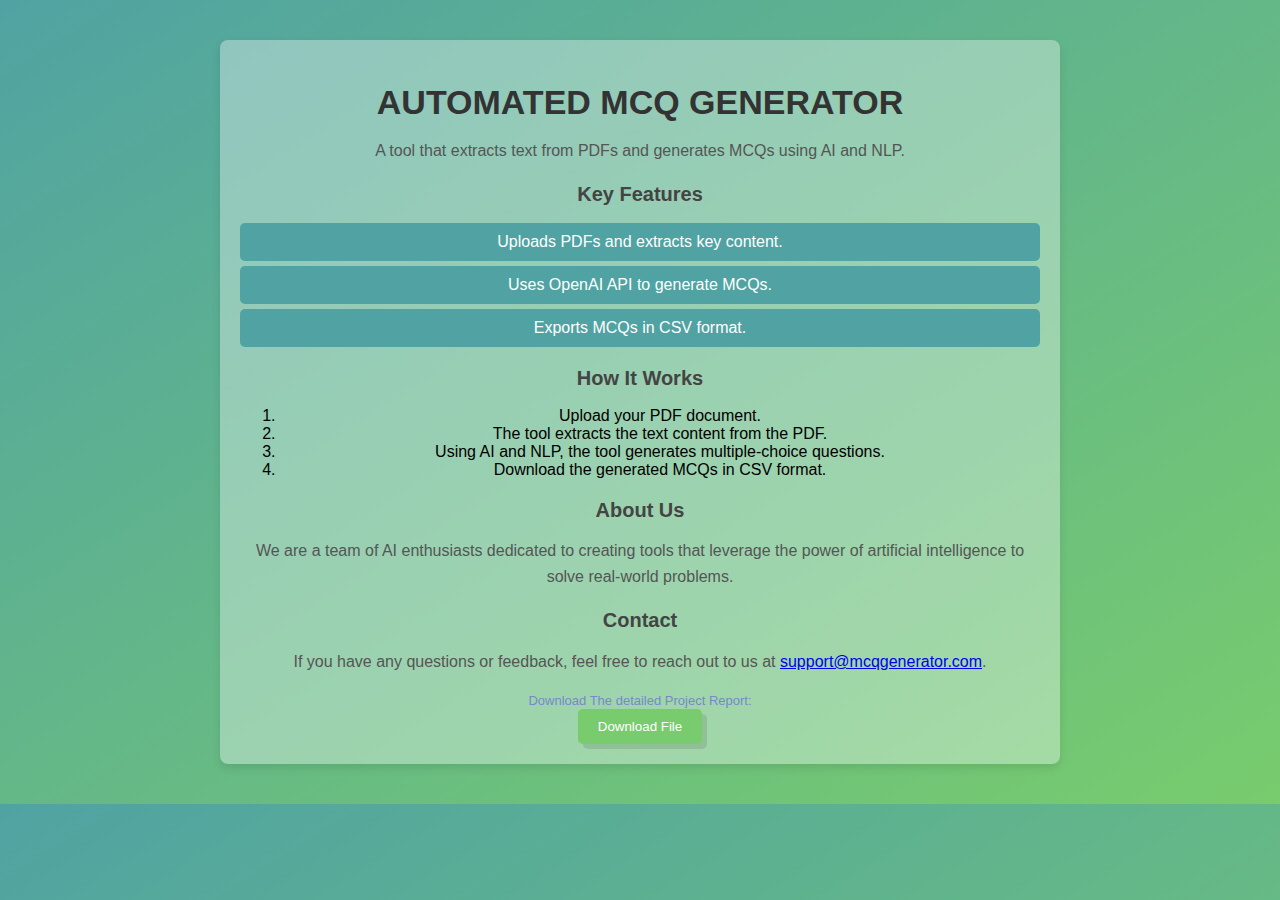
<file: Html/project_4.html>
<!DOCTYPE html>
<html lang="en">
<head>
    <meta charset="UTF-8">
    <meta name="viewport" content="width=device-width, initial-scale=1.0">
    <title>Automated MCQ Generator</title>
    <link rel="stylesheet" href="../css/project_style.css">
</head>
<body>
    <div class="container">
        <h1>Automated MCQ Generator</h1>
        <p>A tool that extracts text from PDFs and generates MCQs using AI and NLP.</p>

        <h2>Key Features</h2>
        <ul>
            <li>Uploads PDFs and extracts key content.</li>
            <li>Uses OpenAI API to generate MCQs.</li>
            <li>Exports MCQs in CSV format.</li>
        </ul>

        <h2>How It Works</h2>
        <ol>
            <li>Upload your PDF document.</li>
            <li>The tool extracts the text content from the PDF.</li>
            <li>Using AI and NLP, the tool generates multiple-choice questions.</li>
            <li>Download the generated MCQs in CSV format.</li>
        </ol>

        <h2>About Us</h2>
        <p>We are a team of AI enthusiasts dedicated to creating tools that leverage the power of artificial intelligence to solve real-world problems.</p>

        <h2>Contact</h2>
        <p>If you have any questions or feedback, feel free to reach out to us at 
            <a href="mailto:support@mcqgenerator.com">support@mcqgenerator.com</a>.
        </p>

        <span>Download The detailed Project Report:</span>
        <br>
        <button id="download-btn">Download File</button>
    </div>

    <script>
        function downloadFile() {
            const fileUrl = "../projects/Automated MCQ Generation Project Document.pdf";
            const fileName = "Automated-MCQ-Generation-Report.pdf";

            const a = document.createElement("a");
            a.href = fileUrl;
            a.download = fileName;
            document.body.appendChild(a);
            a.click();
            document.body.removeChild(a);
        }

        document.getElementById("download-btn").addEventListener("click", downloadFile);
    </script>
</body>
</html>
</file>
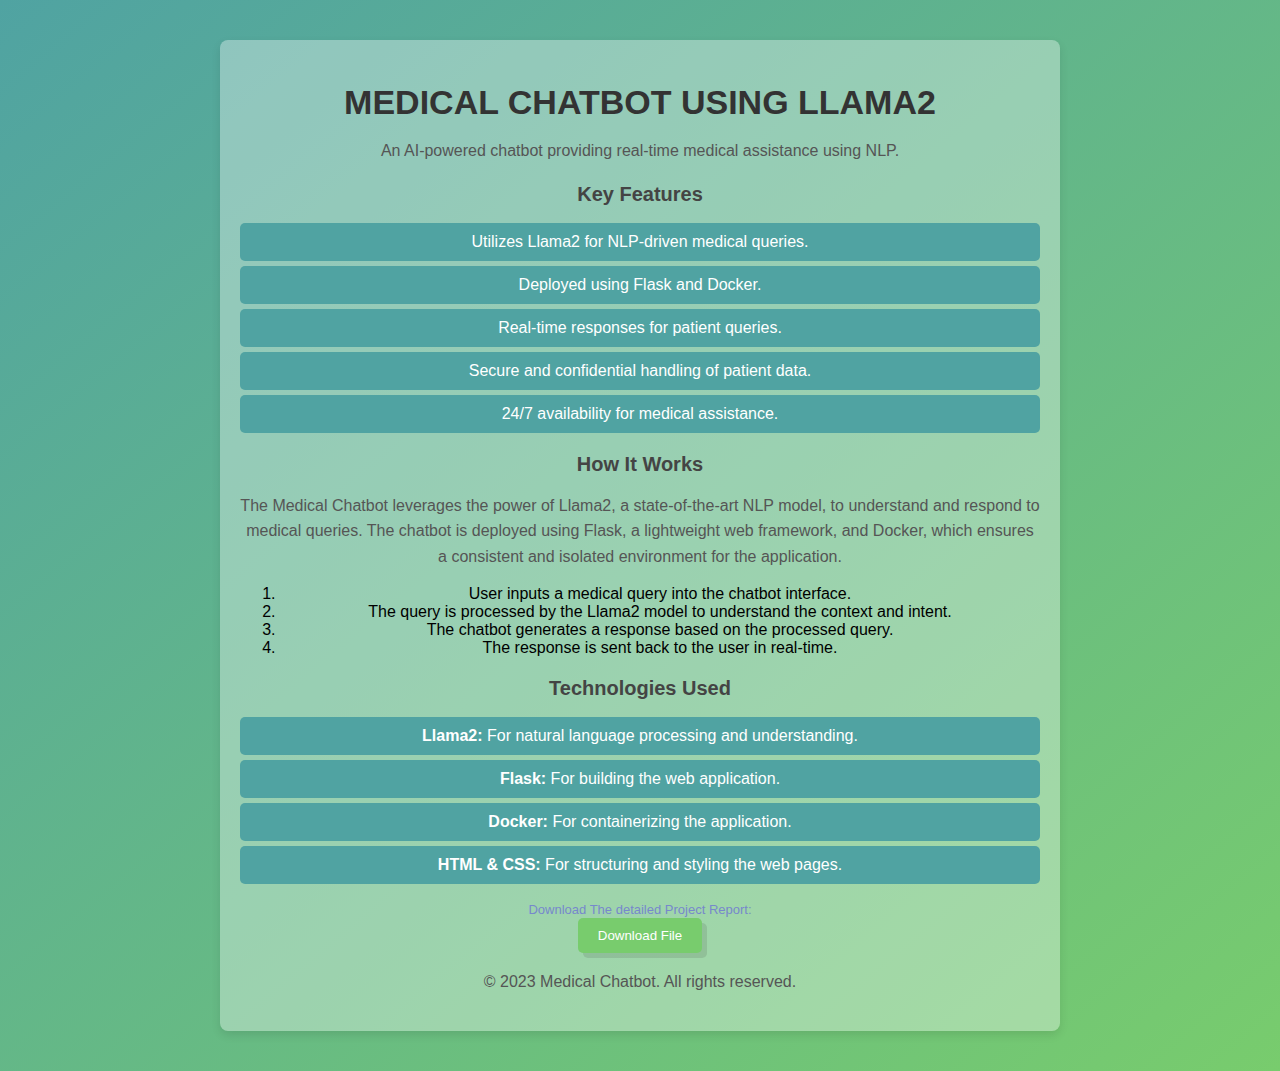
<file: Html/project_5.html>
<!DOCTYPE html>
<html lang="en">
<head>
    <meta charset="UTF-8">
    <meta name="viewport" content="width=device-width, initial-scale=1.0">
    <title>Medical Chatbot</title>
    <link rel="stylesheet" href="../css/project_style.css">
</head>
<body>
    <div class="container">
        <header>
            <h1>Medical Chatbot using Llama2</h1>
            <p>An AI-powered chatbot providing real-time medical assistance using NLP.</p>
        </header>

        <section>
            <h2>Key Features</h2>
            <ul>
                <li>Utilizes Llama2 for NLP-driven medical queries.</li>
                <li>Deployed using Flask and Docker.</li>
                <li>Real-time responses for patient queries.</li>
                <li>Secure and confidential handling of patient data.</li>
                <li>24/7 availability for medical assistance.</li>
            </ul>
        </section>

        <section>
            <h2>How It Works</h2>
            <p>The Medical Chatbot leverages the power of Llama2, a state-of-the-art NLP model, 
                to understand and respond to medical queries. The chatbot is deployed using Flask, 
                a lightweight web framework, and Docker, which ensures a consistent and isolated 
                environment for the application.</p>
            <ol>
                <li>User inputs a medical query into the chatbot interface.</li>
                <li>The query is processed by the Llama2 model to understand the context and intent.</li>
                <li>The chatbot generates a response based on the processed query.</li>
                <li>The response is sent back to the user in real-time.</li>
            </ol>
        </section>

        <section>
            <h2>Technologies Used</h2>
            <ul>
                <li><strong>Llama2:</strong> For natural language processing and understanding.</li>
                <li><strong>Flask:</strong> For building the web application.</li>
                <li><strong>Docker:</strong> For containerizing the application.</li>
                <li><strong>HTML & CSS:</strong> For structuring and styling the web pages.</li>
            </ul>
            <span>Download The detailed Project Report:</span>
            <br>
            <button id="download-btn">Download File</button>
        </section>

        <footer>
            <p>&copy; 2023 Medical Chatbot. All rights reserved.</p>
        </footer>
    </div>

    <script>
        function downloadFile() {
            const fileUrl = "../projects/Comprehensive Documentation for Medical Chatbot.pdf";
            const fileName = "Medical-Chatbot-Project-Report.pdf";

            const a = document.createElement("a");
            a.href = fileUrl;
            a.download = fileName;
            document.body.appendChild(a);
            a.click();
            document.body.removeChild(a);
        }

        document.getElementById("download-btn").addEventListener("click", downloadFile);
    </script>
</body>
</html>
</file>
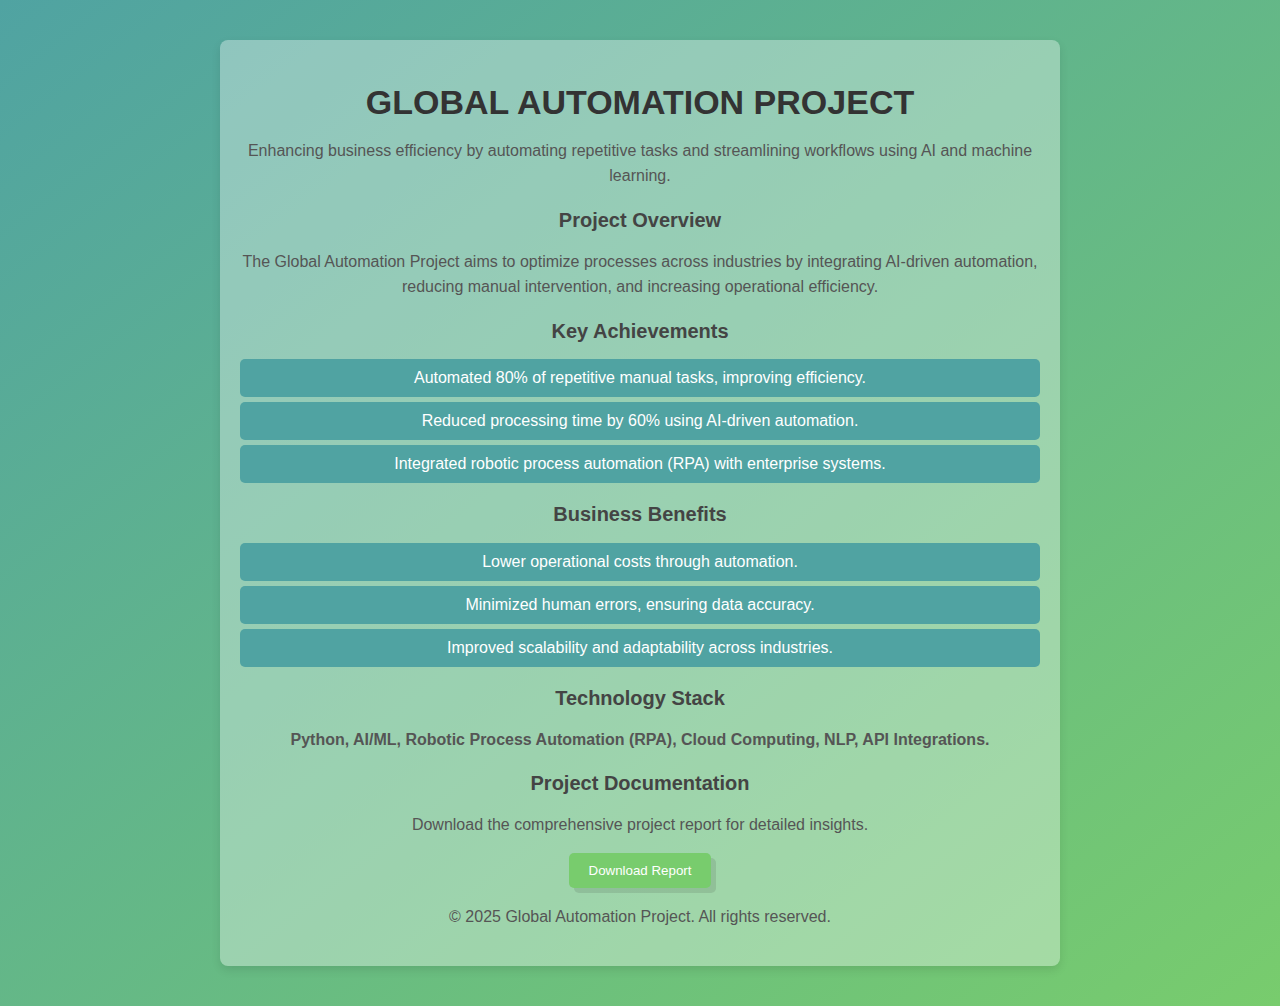
<file: Html/project_6.html>
<!DOCTYPE html>
<html lang="en">
<head>
    <meta charset="UTF-8">
    <meta name="viewport" content="width=device-width, initial-scale=1.0">
    <title>Global Automation Project</title>
    <link rel="stylesheet" href="../css/project_style.css">
</head>
<body>
    <div class="container">
        <header>
            <h1>Global Automation Project</h1>
            <p>Enhancing business efficiency by automating repetitive tasks and streamlining workflows using AI and machine learning.</p>
        </header>

        <section>
            <h2>Project Overview</h2>
            <p>The Global Automation Project aims to optimize processes across industries by integrating AI-driven automation, reducing manual intervention, and increasing operational efficiency.</p>
        </section>

        <section>
            <h2>Key Achievements</h2>
            <ul>
                <li>Automated 80% of repetitive manual tasks, improving efficiency.</li>
                <li>Reduced processing time by 60% using AI-driven automation.</li>
                <li>Integrated robotic process automation (RPA) with enterprise systems.</li>
            </ul>
        </section>

        <section>
            <h2>Business Benefits</h2>
            <ul>
                <li>Lower operational costs through automation.</li>
                <li>Minimized human errors, ensuring data accuracy.</li>
                <li>Improved scalability and adaptability across industries.</li>
            </ul>
        </section>

        <section>
            <h2>Technology Stack</h2>
            <p><strong>Python, AI/ML, Robotic Process Automation (RPA), Cloud Computing, NLP, API Integrations.</strong></p>
        </section>

        <section class="download-section">
            <h2>Project Documentation</h2>
            <p>Download the comprehensive project report for detailed insights.</p>
            <button id="download-btn">Download Report</button>
        </section>

        <footer>
            <p>&copy; 2025 Global Automation Project. All rights reserved.</p>
        </footer>
    </div>

    <script>
        document.getElementById("download-btn").addEventListener("click", function () {
            const fileUrl = "../projects/Global Automation.pdf";
            const fileName = "Global_Automation_Project_Report.pdf";

            const a = document.createElement("a");
            a.href = fileUrl;
            a.download = fileName;
            document.body.appendChild(a);
            a.click();
            document.body.removeChild(a);
        });
    </script>
</body>
</html>
</file>
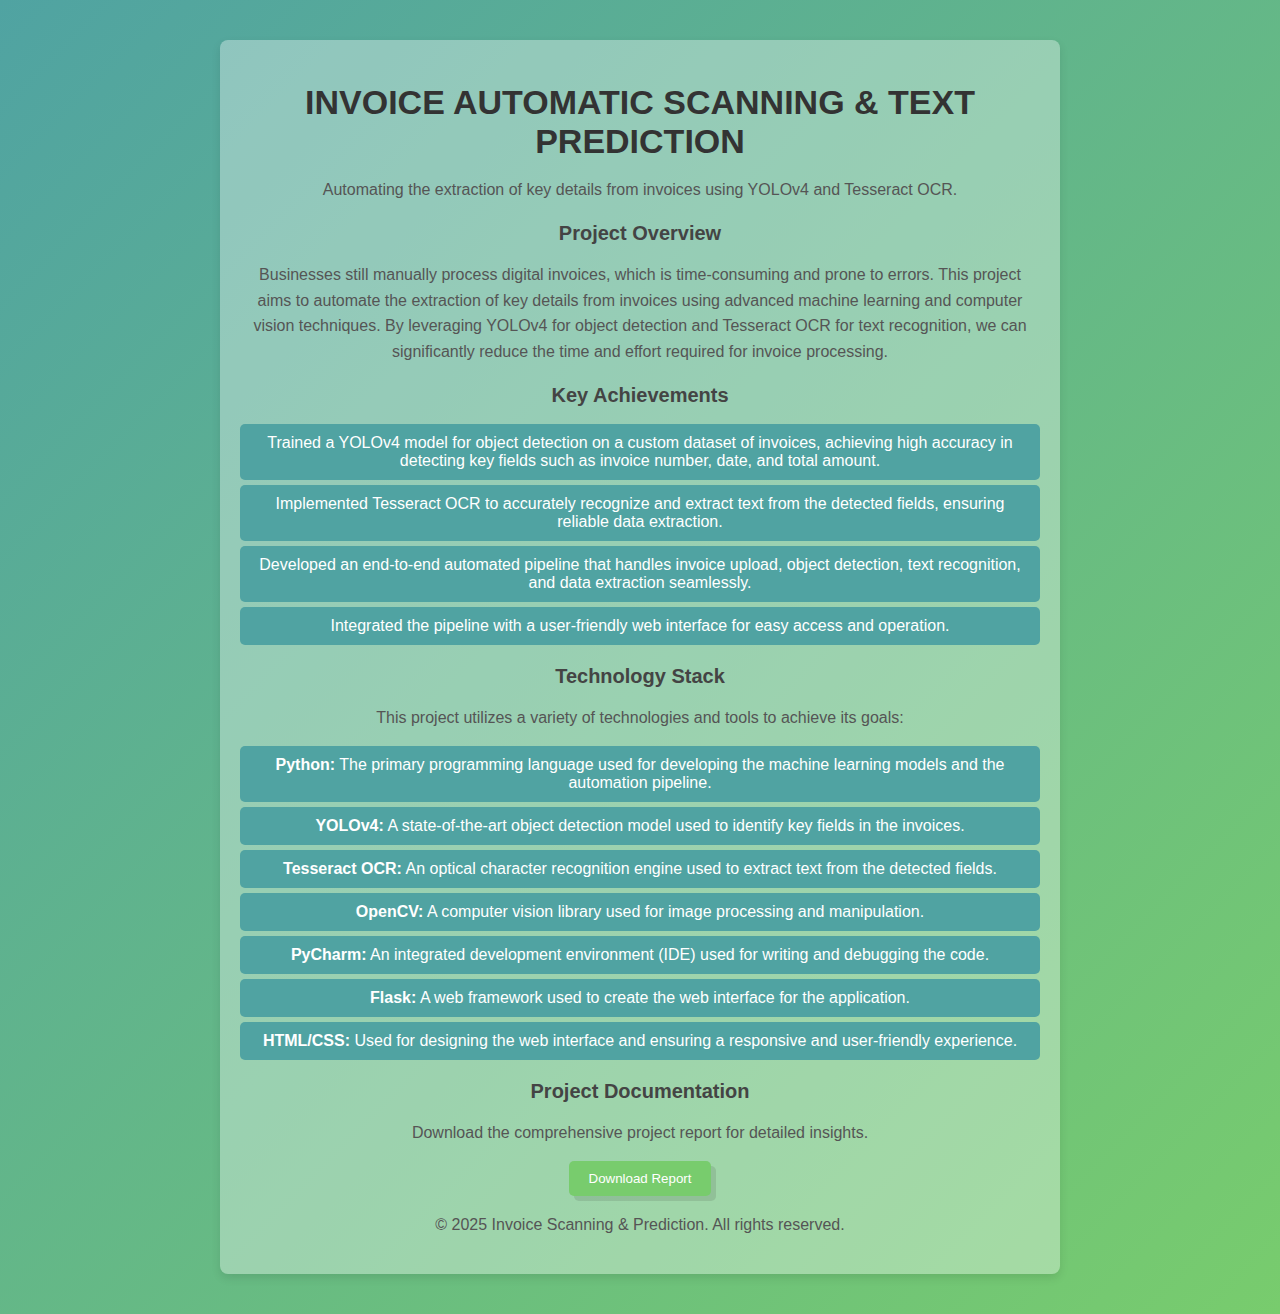
<file: Html/project_7.html>
<!DOCTYPE html>
<html lang="en">
<head>
    <meta charset="UTF-8">
    <meta name="viewport" content="width=device-width, initial-scale=1.0">
    <title>Invoice Scanning & Prediction</title>
    <link rel="stylesheet" href="../css/project_style.css">
</head>
<body>
    <div class="container">
        <header>
            <h1>Invoice Automatic Scanning & Text Prediction</h1>
            <p>Automating the extraction of key details from invoices using YOLOv4 and Tesseract OCR.</p>
        </header>

        <section id="overview">
            <h2>Project Overview</h2>
            <p>Businesses still manually process digital invoices, which is time-consuming and prone to errors. This project aims to automate the extraction of key details from invoices using advanced machine learning and computer vision techniques. By leveraging YOLOv4 for object detection and Tesseract OCR for text recognition, we can significantly reduce the time and effort required for invoice processing.</p>
        </section>

        <section id="achievements">
            <h2>Key Achievements</h2>
            <ul>
                <li>Trained a YOLOv4 model for object detection on a custom dataset of invoices, achieving high accuracy in detecting key fields such as invoice number, date, and total amount.</li>
                <li>Implemented Tesseract OCR to accurately recognize and extract text from the detected fields, ensuring reliable data extraction.</li>
                <li>Developed an end-to-end automated pipeline that handles invoice upload, object detection, text recognition, and data extraction seamlessly.</li>
                <li>Integrated the pipeline with a user-friendly web interface for easy access and operation.</li>
            </ul>
        </section>

        <section id="technology">
            <h2>Technology Stack</h2>
            <p>This project utilizes a variety of technologies and tools to achieve its goals:</p>
            <ul>
                <li><strong>Python:</strong> The primary programming language used for developing the machine learning models and the automation pipeline.</li>
                <li><strong>YOLOv4:</strong> A state-of-the-art object detection model used to identify key fields in the invoices.</li>
                <li><strong>Tesseract OCR:</strong> An optical character recognition engine used to extract text from the detected fields.</li>
                <li><strong>OpenCV:</strong> A computer vision library used for image processing and manipulation.</li>
                <li><strong>PyCharm:</strong> An integrated development environment (IDE) used for writing and debugging the code.</li>
                <li><strong>Flask:</strong> A web framework used to create the web interface for the application.</li>
                <li><strong>HTML/CSS:</strong> Used for designing the web interface and ensuring a responsive and user-friendly experience.</li>
            </ul>
        </section>

        <section class="download-section">
            <h2>Project Documentation</h2>
            <p>Download the comprehensive project report for detailed insights.</p>
            <button id="download-btn">Download Report</button>
        </section>

        <footer>
            <p>&copy; 2025 Invoice Scanning & Prediction. All rights reserved.</p>
        </footer>
    </div>

    <script>
        document.getElementById("download-btn").addEventListener("click", function () {
            const fileUrl = "../projects/Invoice Automatic Scanning and Text Predictions.pdf";
            const fileName = "Invoice_Automatic_Scanning_Report.pdf";

            const a = document.createElement("a");
            a.href = fileUrl;
            a.download = fileName;
            document.body.appendChild(a);
            a.click();
            document.body.removeChild(a);
        });
    </script>
</body>
</html>
</file>
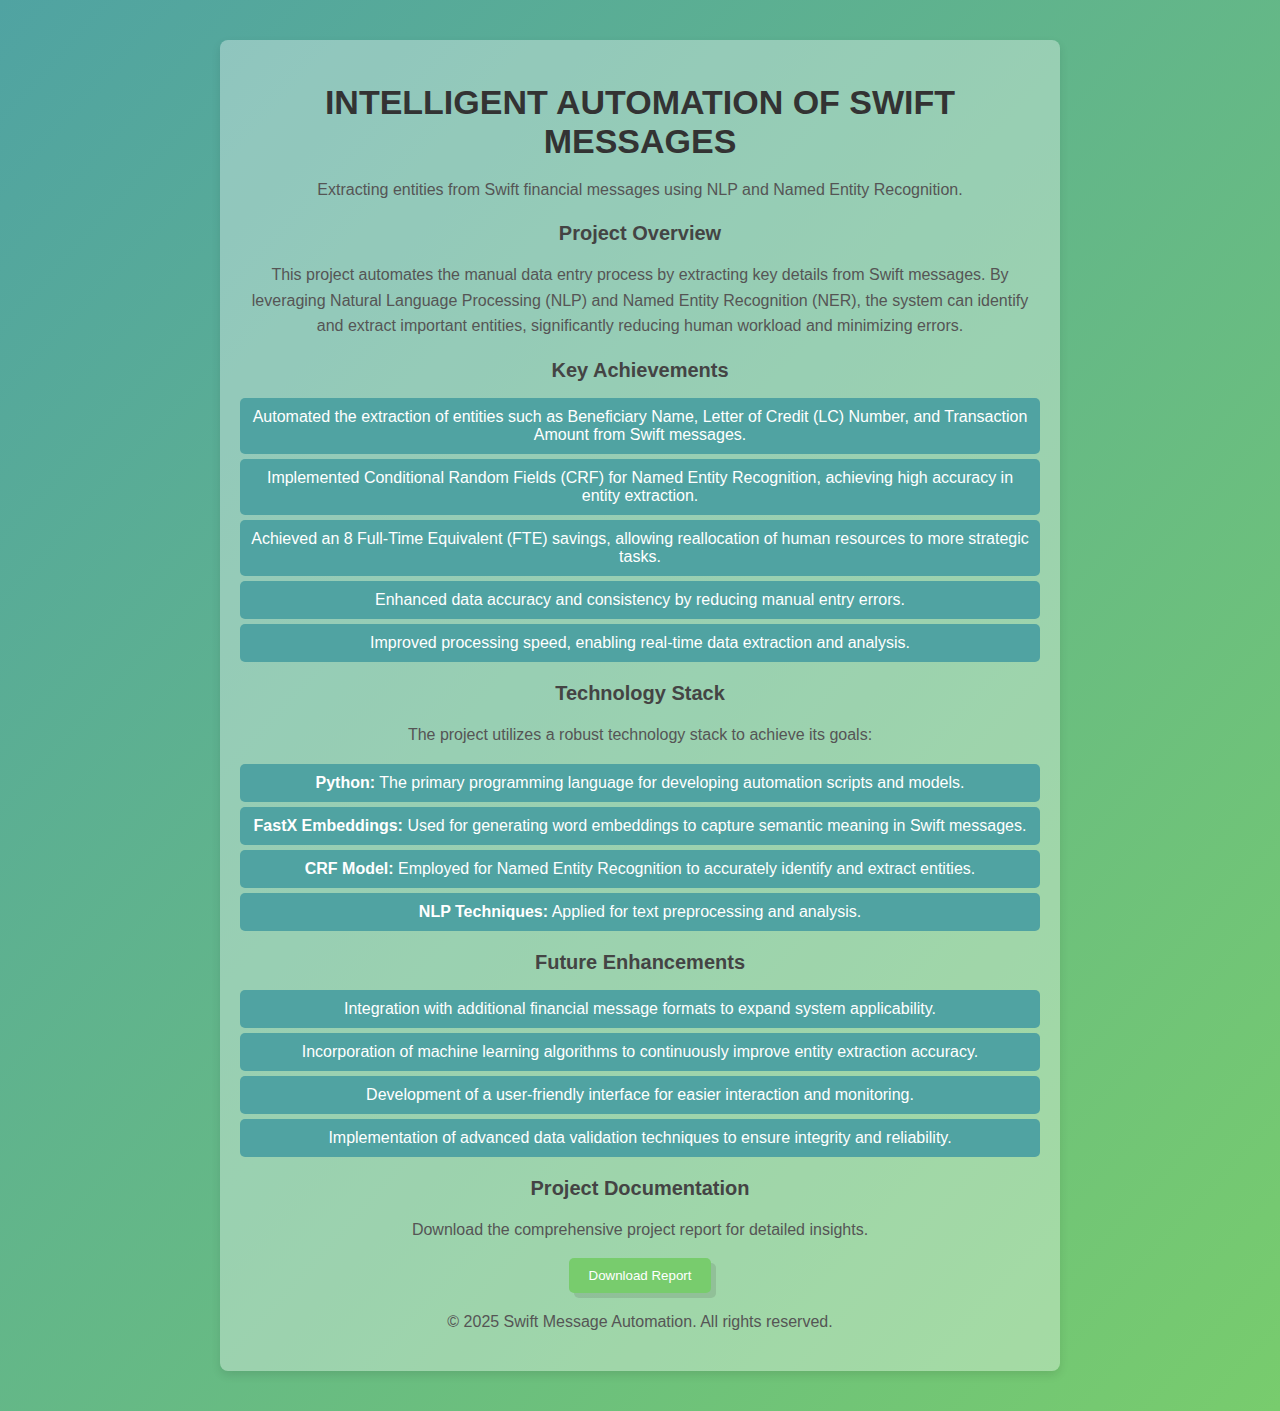
<file: Html/project_8.html>
<!DOCTYPE html>
<html lang="en">
<head>
    <meta charset="UTF-8">
    <meta name="viewport" content="width=device-width, initial-scale=1.0">
    <title>Swift Message Automation</title>
    <link rel="stylesheet" href="../css/project_style.css">
</head>
<body>
    <div class="container">
        <header>
            <h1>Intelligent Automation of Swift Messages</h1>
            <p>Extracting entities from Swift financial messages using NLP and Named Entity Recognition.</p>
        </header>

        <section id="overview">
            <h2>Project Overview</h2>
            <p>This project automates the manual data entry process by extracting key details from Swift messages. 
               By leveraging Natural Language Processing (NLP) and Named Entity Recognition (NER), the system can identify 
               and extract important entities, significantly reducing human workload and minimizing errors.</p>
        </section>

        <section id="achievements">
            <h2>Key Achievements</h2>
            <ul>
                <li>Automated the extraction of entities such as Beneficiary Name, Letter of Credit (LC) Number, and Transaction Amount from Swift messages.</li>
                <li>Implemented Conditional Random Fields (CRF) for Named Entity Recognition, achieving high accuracy in entity extraction.</li>
                <li>Achieved an 8 Full-Time Equivalent (FTE) savings, allowing reallocation of human resources to more strategic tasks.</li>
                <li>Enhanced data accuracy and consistency by reducing manual entry errors.</li>
                <li>Improved processing speed, enabling real-time data extraction and analysis.</li>
            </ul>
        </section>

        <section id="technology">
            <h2>Technology Stack</h2>
            <p>The project utilizes a robust technology stack to achieve its goals:</p>
            <ul>
                <li><strong>Python:</strong> The primary programming language for developing automation scripts and models.</li>
                <li><strong>FastX Embeddings:</strong> Used for generating word embeddings to capture semantic meaning in Swift messages.</li>
                <li><strong>CRF Model:</strong> Employed for Named Entity Recognition to accurately identify and extract entities.</li>
                <li><strong>NLP Techniques:</strong> Applied for text preprocessing and analysis.</li>
            </ul>
        </section>

        <section id="future-enhancements">
            <h2>Future Enhancements</h2>
            <ul>
                <li>Integration with additional financial message formats to expand system applicability.</li>
                <li>Incorporation of machine learning algorithms to continuously improve entity extraction accuracy.</li>
                <li>Development of a user-friendly interface for easier interaction and monitoring.</li>
                <li>Implementation of advanced data validation techniques to ensure integrity and reliability.</li>
            </ul>
        </section>

        <section class="download-section">
            <h2>Project Documentation</h2>
            <p>Download the comprehensive project report for detailed insights.</p>
            <button id="download-btn">Download Report</button>
        </section>

        <footer>
            <p>&copy; 2025 Swift Message Automation. All rights reserved.</p>
        </footer>
    </div>

    <script>
        document.getElementById("download-btn").addEventListener("click", function () {
            const fileUrl = "../projects/MT740.pdf";
            const fileName = "Swift_Message_Automation_Report.pdf";

            const a = document.createElement("a");
            a.href = fileUrl;
            a.download = fileName;
            document.body.appendChild(a);
            a.click();
            document.body.removeChild(a);
        });
    </script>
</body>
</html>
</file>
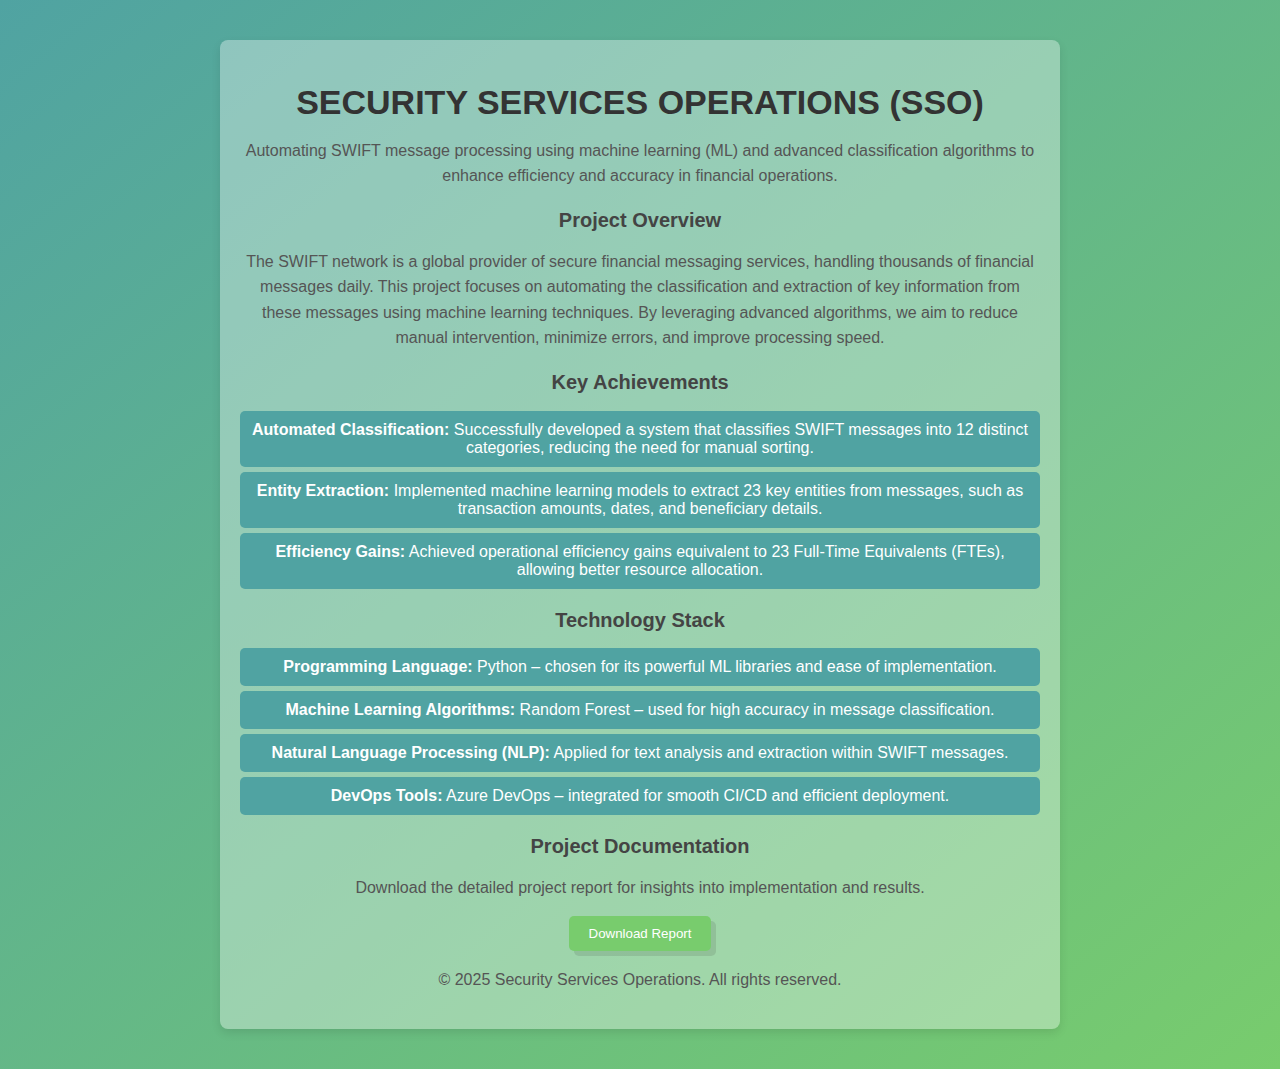
<file: Html/project_9.html>
<!DOCTYPE html>
<html lang="en">
<head>
    <meta charset="UTF-8">
    <meta name="viewport" content="width=device-width, initial-scale=1.0">
    <title>Security Services Operations</title>
    <link rel="stylesheet" href="../css/project_style.css">
</head>
<body>
    <div class="container">
        <header>
            <h1>Security Services Operations (SSO)</h1>
            <p>Automating SWIFT message processing using machine learning (ML) and advanced classification algorithms to enhance efficiency and accuracy in financial operations.</p>
        </header>

        <section id="overview">
            <h2>Project Overview</h2>
            <p>The SWIFT network is a global provider of secure financial messaging services, handling thousands of financial messages daily. 
               This project focuses on automating the classification and extraction of key information from these messages using machine learning techniques. 
               By leveraging advanced algorithms, we aim to reduce manual intervention, minimize errors, and improve processing speed.</p>
        </section>

        <section id="achievements">
            <h2>Key Achievements</h2>
            <ul>
                <li><strong>Automated Classification:</strong> Successfully developed a system that classifies SWIFT messages into 12 distinct categories, reducing the need for manual sorting.</li>
                <li><strong>Entity Extraction:</strong> Implemented machine learning models to extract 23 key entities from messages, such as transaction amounts, dates, and beneficiary details.</li>
                <li><strong>Efficiency Gains:</strong> Achieved operational efficiency gains equivalent to 23 Full-Time Equivalents (FTEs), allowing better resource allocation.</li>
            </ul>
        </section>

        <section id="technology">
            <h2>Technology Stack</h2>
            <ul>
                <li><strong>Programming Language:</strong> Python – chosen for its powerful ML libraries and ease of implementation.</li>
                <li><strong>Machine Learning Algorithms:</strong> Random Forest – used for high accuracy in message classification.</li>
                <li><strong>Natural Language Processing (NLP):</strong> Applied for text analysis and extraction within SWIFT messages.</li>
                <li><strong>DevOps Tools:</strong> Azure DevOps – integrated for smooth CI/CD and efficient deployment.</li>
            </ul>
        </section>

        <section class="download-section">
            <h2>Project Documentation</h2>
            <p>Download the detailed project report for insights into implementation and results.</p>
            <button id="download-btn">Download Report</button>
        </section>

        <footer>
            <p>&copy; 2025 Security Services Operations. All rights reserved.</p>
        </footer>
    </div>

    <script>
        document.getElementById("download-btn").addEventListener("click", function () {
            const fileUrl = "../projects/Security Services Operations.pdf";
            const fileName = "SSO_Project_Report.pdf";

            const a = document.createElement("a");
            a.href = fileUrl;
            a.download = fileName;
            document.body.appendChild(a);
            a.click();
            document.body.removeChild(a);
        });
    </script>
</body>
</html>
</file>
<file: css/style.css>
* {
    border: 0;
    padding: 0;
    margin: 0;
    outline: 0;
    box-sizing: border-box
}

a {
    color: unset;
    text-decoration: none
}

body,
html {
    scroll-behavior: smooth;
    font-family: Poppins;
    font-display: swap !important;
    margin: 0;
    padding: 0
}
.background.gradient {
    background: -webkit-linear-gradient(top left, #50a3a2 0%, #78cc6d 100%) !important;
    background: linear-gradient(to bottom right, #50a3a2 0%, #78cc6d 100%) !important;
}
:root {
    --dark-blue: #78cc6d;
    --gray-orange: #50a3a2;
}

.icon {
    margin: 0 auto;
    position: relative;
    top: 0;
    left: 0;
    display: block;
    width: 40px;
    height: 30px;
    font-size: 20px;
    color: #323232;
    line-height: 30px;
    border-radius: 30px;
    -moz-border-radius: 30px;
    -webkit-border-radius: 30px;
    -khtml-border-radius: 30px;
    transition: all .3s ease 0s;
    -moz-transition: all .3s ease 0s;
    -webkit-transition: all .3s ease 0s;
    -o-transition: all .3s ease 0s
}

.preloader {
    position: absolute;
    width: 100%;
    height: 100%;
    background: #fff;
    font-size: 60px;
    z-index: 1000;
    color: var(--dark-blue);
    display: flex;
    align-items: center;
    justify-content: center
}

.preloader span {
    animation: loading .4s linear infinite;
    -webkit-animation: loading .4s linear infinite
}

.page {
    position: relative;
    top: 0;
    left: 0;
    width: 100%;
    height: 100%;
    display: flex;
    align-items: center;
    justify-content: center
}

.background-gred {
    position: fixed;
    top: 0;
    left: 0;
    width: 100%;
    height: 100%;
    background: linear-gradient(to bottom right, var(--gray-orange) 0, var(--dark-blue) 100%)
}

.bg-bubble {
    position: absolute;
    top: 0;
    left: 0;
    width: 100%;
    height: 100%;
    list-style: none
}

.bg-bubble li {
    position: absolute;
    list-style: none;
    display: block;
    width: 80px;
    height: 80px;
    background-color: rgba(255, 255, 255, .1);
    bottom: -320px;
    -webkit-animation: square 50s infinite;
    animation: square 50s infinite;
    -webkit-transition-timing-function: linear;
    transition-timing-function: linear;
    border-radius: 4px;
    -moz-border-radius: 4px;
    -webkit-border-radius: 4px;
    -khtml-border-radius: 4px
}

.bg-bubble li:nth-child(1) {
    left: 10%
}
.bold{
    font-weight: bolder;
}
.house{
    margin: 0px;
    height: 25px;
}
.small-house{
    height: 15px;
    margin-left: 10px;
    filter: opacity(0.7);
}
.bg-bubble li:nth-child(2) {
    left: 20%;
    width: 160px;
    height: 160px;
    -webkit-animation-delay: 2s;
    animation-delay: 2s;
    -webkit-animation-duration: 34s;
    animation-duration: 34s
}

.bg-bubble li:nth-child(3) {
    left: 25%;
    -webkit-animation-delay: 4s;
    animation-delay: 4s
}

.bg-bubble li:nth-child(4) {
    left: 40%;
    width: 120px;
    height: 120px;
    -webkit-animation-duration: 44s;
    animation-duration: 44s
}

.bg-bubble li:nth-child(5) {
    left: 70%
}

.bg-bubble li:nth-child(6) {
    left: 80%;
    width: 240px;
    height: 240px;
    -webkit-animation-delay: 3s;
    animation-delay: 3s
}

.bg-bubble li:nth-child(7) {
    left: 32%;
    width: 320px;
    height: 320px;
    -webkit-animation-delay: 7s;
    animation-delay: 7s
}

.bg-bubble li:nth-child(8) {
    left: 55%;
    width: 40px;
    height: 40px;
    -webkit-animation-delay: 15s;
    animation-delay: 15s;
    -webkit-animation-duration: 80s;
    animation-duration: 80s
}

.bg-bubble li:nth-child(9) {
    left: 25%;
    width: 20px;
    height: 20px;
    -webkit-animation-delay: 2s;
    animation-delay: 2s;
    -webkit-animation-duration: 80s;
    animation-duration: 80s
}

.bg-bubble li:nth-child(10) {
    left: 90%;
    width: 320px;
    height: 320px;
    -webkit-animation-delay: 22s;
    animation-delay: 22s
}

.container {
    margin: 8vh 4vw;
    position: relative;
    top: 40px;
    left: 0;
    width: 100%;
    height: 84vh;
    max-width: 1268px;
    max-height: 674px;
    transition: all .4s ease 0s;
    -moz-transition: all .4s ease 0s;
    -webkit-transition: all .4s ease 0s;
    -o-transition: all .4s ease 0s
}

header {
    position: relative;
    top: -60px;
    width: 72px;
    text-align: center;
    float: left;
    margin-right: 10px;
    z-index: 10
}

.navBtn {
    display: block;
    position: relative;
    height: 72px;
    margin-bottom: 8px;
    background-color: #fff;
    text-align: center;
    border-radius: 4px;
    -webkit-border-radius: 4px;
    -moz-border-radius: 4px;
    -ms-border-radius: 4px;
    -o-border-radius: 4px
}

.navIcon {
    margin-left: -16px;
    margin-top: -1px;
    position: absolute;
    left: 50%;
    top: 50%;
    display: block;
    width: 30px;
    height: 2px;
    background: #323232;
    transition: all .3s ease 0s;
    -moz-transition: all .3s ease 0s;
    -webkit-transition: all .3s ease 0s;
    -o-transition: all .3s ease 0s;
    -ms-transition: all .3s ease 0s
}

.navIcon::after,
.navIcon::before {
    content: "";
    position: absolute;
    height: 2px;
    margin: 8px 0;
    background: #323232;
    transition: all .3s ease 0s;
    -moz-transition: all .3s ease 0s;
    -webkit-transition: all .3s ease 0s;
    -o-transition: all .3s ease 0s;
    -ms-transition: all .3s ease 0s
}

.navIcon::before {
    left: 0;
    top: 0;
    width: 20px
}

.navIcon::after {
    bottom: 0;
    left: 0;
    width: 26px
}

.navBtn:hover>.navIcon,
.navBtn:hover>::after,
.navBtn:hover>::before {
    width: 30px;
    background-color: var(--dark-blue)
}

.menu-list {
    list-style: none;
    background: #fff;
    border-radius: 4px;
    -webkit-border-radius: 4px;
    -moz-border-radius: 4px;
    -ms-border-radius: 4px;
    -o-border-radius: 4px;
    padding: 13px 5px
}

.menu {
    display: flex;
    flex-direction: column
}

.profileText {
    display: none
}

.menu label {
    padding: 13px 3px;
    position: relative;
    overflow: hidden;
    display: block;
    height: auto;
    color: #323232;
    text-align: center;
    font-size: 12px;
    font-weight: 500;
    text-transform: uppercase;
    transition: all .3s ease 0s;
    -moz-transition: all .3s ease 0s;
    -webkit-transition: all .3s ease 0s;
    -o-transition: all .3s ease 0s;
    -ms-transition: all .3s ease 0s;
    cursor: pointer
}

.menu label:hover {
    color: var(--dark-blue)
}

.menu label:hover>span {
    color: var(--dark-blue) !important
}

.menu label.active-menu {
    color: var(--dark-blue)
}

.menu label.active-menu>span {
    color: var(--dark-blue) !important
}

.menu label::after {
    position: absolute;
    content: "";
    width: 100%;
    height: 1px;
    left: 0;
    bottom: 0;
    background: radial-gradient(ellipse at right, #ddd 0, rgba(255, 255, 255, 0) 70%)
}

.main-card {
    position: relative;
    width: 480px;
    top: -60px;
    height: 110%;
    float: left;
    border-radius: 4px;
    -webkit-border-radius: 4px;
    -moz-border-radius: 4px;
    -ms-border-radius: 4px;
    -o-border-radius: 4px
}

.main-card::before {
    content: "";
    position: absolute;
    top: -50px;
    left: -50px;
    width: 100%;
    height: 100%;
    box-shadow: 10px 10px 15px rgba(0, 0, 0, .05);
    border-radius: 0 0 4px;
    -moz-border-radius: 0 0 4px;
    -webkit-border-radius: 0 0 4px;
    -khtml-border-radius: 0 0 4px;
    z-index: 5
}

.main-card::after {
    position: absolute;
    content: "";
    left: -15px;
    top: -15px;
    width: 100%;
    height: 100%;
    background: -moz-linear-gradient(-45deg, rgba(109, 202, 109, 0.4) 100%, rgba(204, 144, 109, .01) 100%);
    background: -webkit-linear-gradient(-45deg, rgba(123, 202, 109, 0.4) 100%, rgba(204, 144, 109, .01) 100%);
    background: linear-gradient(-45deg, rgba(109, 202, 109, 0.4) 100%, rgba(204, 144, 109, .01) 100%);
    border-radius: 4px;
    -webkit-border-radius: 4px;
    -moz-border-radius: 4px;
    -ms-border-radius: 4px;
    -o-border-radius: 4px
}

.main-card-wrap {
    position: relative;
    width: 100%;
    height: 100%;
    background-color: #fff;
    z-index: 5;
    border-radius: 4px;
    -webkit-border-radius: 4px;
    -moz-border-radius: 4px;
    -ms-border-radius: 4px;
    -o-border-radius: 4px;
    display: flex;
    flex-direction: column
}

.my-photo {
    position: relative;
    width: 100%;
    height: 340px;
    background-position: center center;
    background-position: 0px -80px 0px 0px;
    background-size: cover;
    background-repeat: no-repeat;
    overflow: hidden;
    border-radius: 4px;
    -webkit-border-radius: 4px;
    -moz-border-radius: 4px;
    -ms-border-radius: 4px;
    -o-border-radius: 4px
}

.my-photo::after,
.my-photo::before {
    position: absolute;
    content: "";
    width: 100%;
    height: 300px;
    bottom: 0;
    left: 0;
    background-color: #fff
}

.my-photo::before {
    left: -125px;
    top: 299px;
    transform: rotate(12deg);
    -webkit-transform: rotate(12deg);
    -moz-transform: rotate(12deg);
    -ms-transform: rotate(12deg);
    -o-transform: rotate(12deg)
}

.my-photo::after {
    left: 88px;
    top: 308px;
    transform: rotate(-12deg);
    -webkit-transform: rotate(-12deg);
    -moz-transform: rotate(-18deg);
    -ms-transform: rotate(-12deg);
    -o-transform: rotate(-12deg)
}

.my-info {
    text-align: center;
    display: flex;
    align-items: center;
    justify-content: center;
    flex-direction: column
}

.socialLinks {
    list-style: none;
    display: flex;
    margin: 13px auto
}

.socialLinks a {
    color: rgba(0, 0, 0, .616);
    margin: 0 5px;
    transition: color .4s ease;
    -webkit-transition: color .4s ease;
    -moz-transition: color .4s ease;
    -ms-transition: color .4s ease;
    -o-transition: color .4s ease
}

.socialLinks a:hover {
    color: var(--dark-blue)
}

.my-info a {
    text-decoration: none
}

.my-info p {
    color: var(--dark-blue)
}

.my-info .name {
    font-size: 34px;
    font-weight: 400
}

.info-btns {
    position: absolute;
    bottom: 0;
    left: 0;
    width: 100%;
    height: 70px;
    display: flex
}

.info-btns .left-btn,
.info-btns .right-btn {
    position: relative;
    flex: 1;
    display: flex;
    align-items: center;
    justify-content: center;
    line-height: 70px;
    font-size: 14px;
    color: #323232;
    font-weight: 500;
    text-align: center;
    text-transform: uppercase;
    transition: color .3s ease;
    -webkit-transition: color .3s ease;
    -moz-transition: color .3s ease;
    -ms-transition: color .3s ease;
    -o-transition: color .3s ease
}

.info-btns .left-btn::before {
    position: absolute;
    content: "";
    width: 100%;
    height: 2px;
    top: 0;
    bottom: 0;
    background: radial-gradient(ellipse at left, rgba(221, 221, 221, .075) 30%, rgba(90, 85, 85, .425) 70%)
}

.info-btns .right-btn::before {
    position: absolute;
    content: "";
    width: 100%;
    height: 2px;
    top: 0;
    bottom: 0;
    background: radial-gradient(ellipse at right, rgba(221, 221, 221, .075) 30%, rgba(90, 85, 85, .425) 70%)
}

.info-btns .right-btn::after {
    position: absolute;
    content: "";
    width: 2px;
    height: 100%;
    top: 0;
    left: 0;
    background: radial-gradient(ellipse at bottom, rgba(221, 221, 221, .075) 35%, rgba(90, 85, 85, .425) 100%)
}

.info-btns .left-btn:hover,
.info-btns .right-btn:hover {
    color: var(--dark-blue)
}

.info-btns .right-btn label {
    cursor: pointer
}

.card-wrap {
    position: relative;
    width: 100%;
    height: 100%;
    background: #fff;
    border-radius: 4px;
    -webkit-border-radius: 4px;
    -moz-border-radius: 4px;
    -ms-border-radius: 4px;
    -o-border-radius: 4px;
    z-index: 10;
    overflow: auto
}

.card-wrap::-webkit-scrollbar {
    width: 6px;
    padding: 0 2px
}

.card-wrap::-webkit-scrollbar-thumb {
    width: 5px;
    background: var(--dark-blue);
    border-radius: 3px;
    -webkit-border-radius: 3px;
    -moz-border-radius: 3px;
    -ms-border-radius: 3px;
    -o-border-radius: 3px
}

.right-cards {
    padding: 20px 0;
    position: absolute;
    overflow: hidden;
    left: 560px;
    right: 0;
    top: -50px;
    bottom: 15px;
    width: auto;
    height: auto;
    background: #fff;
    transform-origin: center left;
    border-radius: 4px;
    -moz-border-radius: 4px;
    -webkit-border-radius: 0 4px 4px 0;
    -khtml-border-radius: 4px;
    transition: visibility 1s linear, opacity 0s linear;
    -moz-transition: visibility 1s linear, opacity 0s linear;
    -webkit-transition: visibility 1s linear, opacity 0s linear;
    -o-transition: visibility 1s linear, opacity 0s linear;
    animation: fade-in-left .5s linear;
    -webkit-animation: fade-in-left .5s linear;
    animation-fill-mode: both;
    visibility: hidden
}

@media screen and (min-width:1101px) {
    #about-card:checked~.about-card {
        animation-name: fade-in-right;
        visibility: visible
    }

    #about-card:checked~header label[for=about-card],
    #about-card:checked~header label[for=about-card] span {
        color: var(--dark-blue)
    }

    #resume-card:checked~.resume-card {
        animation-name: fade-in-right;
        visibility: visible
    }

    #resume-card:checked~header label[for=resume-card],
    #resume-card:checked~header label[for=resume-card] span {
        color: var(--dark-blue)
    }

    #works-card:checked~.works-card {
        animation-name: fade-in-right;
        visibility: visible
    }

    #works-card:checked~header label[for=works-card],
    #works-card:checked~header label[for=works-card] span {
        color: var(--dark-blue)
    }

    #blogs-card:checked~.blogs-card {
        animation-name: fade-in-right;
        visibility: visible
    }

    #blogs-card:checked~header label[for=blogs-card],
    #blogs-card:checked~header label[for=blogs-card] span {
        color: var(--dark-blue)
    }

    #contact-card:checked~.contact-card {
        animation-name: fade-in-right;
        visibility: visible
    }

    #contact-card:checked~header label[for=contact-card],
    #contact-card:checked~header label[for=contact-card] span {
        color: var(--dark-blue)
    }
}

.container>input[name=menu] {
    display: none
}

.about-card-wrap {
    position: relative;
    top: 0;
    left: 0;
    width: 100%;
    height: 100%;
    display: flex;
    flex-direction: column
}

.section-header {
    padding: 0 5px;
    padding-bottom: 20px;
    position: relative;
    top: 0;
    background-color: #fff;
    z-index: 100
}

.section-header::after {
    position: absolute;
    left: 0;
    content: "";
    width: 100%;
    height: 1px;
    bottom: 0;
    background: radial-gradient(ellipse at left, var(--dark-blue) 0, rgba(255, 255, 255, 0) 70%)
}

.header {
    position: relative;
    font-size: 20px;
    font-weight: 600;
    line-height: 30px;
    margin: 10px 22px
}

.header::before {
    position: absolute;
    content: "";
    top: 2px;
    left: -10px;
    width: 30px;
    height: 30px;
    border-radius: 50%;
    -webkit-border-radius: 50%;
    -moz-border-radius: 50%;
    -ms-border-radius: 50%;
    -o-border-radius: 50%;
    background: #78cc6d3b;
}

.about-me-section-content {
    display: flex;
    position: relative;
    padding: unset !important
}

.section-content {
    position: relative;
    padding-bottom: 30px !important
}

.info-list,
.info-text {
    position: relative;
    flex: 1;
    padding: 20px 20px
}

.info-list::before {
    position: absolute;
    content: "";
    width: .7px;
    height: 100%;
    top: 0;
    left: 0;
    background: radial-gradient(ellipse at top, var(--dark-blue) 0, rgba(255, 255, 255, 0) 60%)
}

.info-list ul {
    list-style: none;
    margin: 0;
    padding: 0;
    display: flex;
    flex-direction: column;
    justify-content: space-between
}

.info-list li {
    flex: 1;
    display: flex;
    justify-content: space-between;
    padding: 10px 0;
    font-size: 16px;
    color: #999
}

.info-list li:nth-child(1) {
    padding-top: 0
}

.info-list li:nth-last-child() {
    padding-bottom: 0
}

.info-list li strong {
    background: var(--dark-blue);
    padding: 1px 8px;
    font-size: 14px;
    font-weight: 400;
    border-radius: 4px;
    color: #fff;
    -webkit-border-radius: 4px;
    -moz-border-radius: 4px;
    -ms-border-radius: 4px;
    -o-border-radius: 4px
}

.my-services-content {
    display: block !important;
    padding: 0
}

.my-services-content-wrap {
    position: relative;
    padding: 30px;
    display: inline-block;
    width: 49%;
    height: auto;
    vertical-align: top;
    text-align: center
}

.my-services-content-wrap::before {
    position: absolute;
    content: "";
    width: 100%;
    height: .7px;
    bottom: 0;
    left: 0;
    background: radial-gradient(ellipse at top, var(--dark-blue) 0, rgba(255, 255, 255, 0) 80%)
}

.my-services-content-wrap::after {
    position: absolute;
    content: "";
    width: .7px;
    height: 100%;
    top: 0;
    left: 0;
    background: radial-gradient(ellipse at top, var(--dark-blue) 20%, rgba(255, 255, 255, 0) 100%)
}

.quote-content-wrap {
    padding: 30px
}

.servies-item .icon {
    background-color: var(--dark-blue);
    color: #fff;
    width: 60px;
    height: 60px;
    text-align: center;
    display: flex;
    align-items: center;
    justify-content: center;
    font-size: 32px;
    margin-bottom: 10px
}

.servies-item .name {
    font-weight: 500;
    font-size: 17px;
    margin-bottom: 5px
}

.servies-item .dics {
    font-size: 15px;
    font-weight: 400;
    line-height: 25px;
    color: #999
}

.my-pricing-content {
    display: flex;
    padding: unset
}

.my-pricing-content-wrap {
    flex: 1;
    position: relative;
    padding: 30px 20px;
    text-align: center;
    display: flex;
    flex-direction: column;
    justify-content: space-between
}

.my-pricing-content-wrap.coustom-wrap::before {
    width: .6px;
    height: 100%;
    right: 0;
    left: unset;
    background: radial-gradient(ellipse at top, var(--dark-blue) 0, rgba(255, 255, 255, 0) 80%)
}

.my-pricing-content-wrap.coustom-wrap::after {
    width: 100%;
    height: 1px;
    left: 0;
    top: unset;
    bottom: 0;
    background: radial-gradient(ellipse at top, var(--dark-blue) 0, rgba(255, 255, 255, 0) 80%)
}

.pricing-item {
    position: relative
}

.pricing-item .icon {
    font-size: 30px;
    color: var(--dark-blue)
}

.pricing-item .pricing-name {
    font-size: 17px;
    font-weight: 500
}

.pricing-item .amount {
    font-size: 42px;
    font-weight: 500;
    line-height: 60px;
    margin-left: 10px
}

.pricing-item .amount .doller {
    font-size: 16px;
    font-weight: 400
}

.pricing-item .amount .type-time {
    font-size: 20px;
    font-weight: 400;
    color: #999
}

.pricing-item .services-list ul {
    list-style: none
}

.pricing-item .services-list ul li {
    margin: 15px 0;
    font-size: 15px;
    color: #999;
    word-spacing: 2px
}

.pricing-item .services-list ul li strong {
    display: inline-block;
    padding: 2px 8px;
    color: #fff;
    background-color: #78cc6d;
    border-radius: 4px;
    margin-left: 5px;
    font-size: 10px;
    font-weight: 400;
    -webkit-border-radius: 4px;
    -moz-border-radius: 4px;
    -ms-border-radius: 4px;
    -o-border-radius: 4px;
    text-transform: uppercase
}

.buying-btn {
    position: relative;
    width: 100%;
    text-align: center;
    line-height: 70px;
    font-size: 14px;
    color: #323232;
    font-weight: 500;
    text-transform: uppercase;
    transition: color .4s ease;
    -webkit-transition: color .4s ease;
    -moz-transition: color .4s ease;
    -ms-transition: color .4s ease;
    -o-transition: color .4s ease;
    cursor: pointer
}

.buying-btn:hover {
    color: var(--dark-blue)
}

.fun-facts-section-content {
    display: flex;
    padding: unset;
    position: relative
}

.fun-facts-content-wrap {
    position: relative;
    flex: 1;
    padding: 20px
}

.fun-facts-content-wrap.coustom-wrap::after {
    width: 1px;
    height: 100%;
    left: unset;
    right: 0
}

.fact-item {
    text-align: center
}

.fact-item .icon {
    font-size: 28px;
    color: var(--dark-blue)
}

.fact-item .name {
    margin-top: 10px;
    font-size: 16px;
    font-weight: 400;
    color: #999
}

.quote-line {
    display: flex;
    text-align: center;
    color: #999;
    font-size: 20px
}

.quote {
    display: inline-block;
    font-size: 15px;
    padding: 10px 20px
}

.quote-line sub {
    align-self: flex-end
}

.quote-user {
    display: flex;
    flex-direction: column;
    align-items: center;
    justify-content: center;
    padding: 25px 0
}

.quote-user .user-pp {
    width: 60px;
    height: 60px;
    margin-bottom: 10px;
    background-position: center center;
    background-size: cover;
    border-radius: 50%;
    -webkit-border-radius: 50%;
    -moz-border-radius: 50%;
    -ms-border-radius: 50%;
    -o-border-radius: 50%
}

.quote-user .user-name {
    font-size: 16px;
    font-weight: 500;
    color: #000
}

.quote-user .user-role {
    color: #999;
    font-size: 14px;
    font-weight: 400
}

.resume-section-content {
    padding: 0 0;
    display: flex
}

.resume-exp {
    margin: 0 20px
}

.resume-edu,
.resume-exp {
    position: relative;
    flex: 1
}

.sub-section-header {
    padding: 20px 20px;
    position: relative
}

.sub-section-header .icon {
    width: 40px;
    height: 40px;
    color: var(--dark-blue);
    font-size: 30px;
    float: left;
    margin-right: 5px;
    display: flex;
    align-items: center;
    justify-content: center
}

.sub-section-header .name {
    font-size: 17px;
    font-weight: 500;
    text-transform: uppercase;
    line-height: 30px;
    margin-top: 5px;
    display: inline-block
}

.bottom-border-line::before {
    position: absolute;
    content: "";
    width: 100%;
    height: .8px;
    bottom: 0;
    left: 0;
    background: radial-gradient(ellipse at top, var(--dark-blue) 10%, rgba(255, 255, 255, 0) 70%)
}

.right-border-line::before {
    position: absolute;
    content: "";
    width: 1px;
    height: 100%;
    top: 0;
    right: 0;
    background: radial-gradient(ellipse at top, var(--dark-blue) 0, rgba(255, 255, 255, 0) 50%)
}

.top-border-line::before {
    position: absolute;
    content: "";
    width: 100%;
    height: 1px;
    top: 0;
    right: 0;
    background: radial-gradient(ellipse at top, var(--dark-blue) 0, rgba(255, 255, 255, 0) 80%)
}

.item {
    position: relative;
    padding: 30px 10px
}

.item.working .time-period span {
    color: var(--dark-blue)
}

.time-period.active span {
    color: var(--dark-blue)
}

.item-top {
    display: flex
}

.item-top-left {
    flex: 1;
    padding: 10px 0
}

.time-period span {
    font-size: 13px !important;
    font-weight: 400 !important;
    border: 1px solid;
    padding: 2px 3px;
    line-height: 3;
    border-radius: 4px;
    -webkit-border-radius: 4px;
    -moz-border-radius: 4px;
    -ms-border-radius: 4px;
    -o-border-radius: 4px;
    color: #999
}

.item-top-left .work-as {
    font-size: 17px;
    font-weight: 500
}

.item-top-left .company {
    font-size: 14px;
    font-weight: 300;
    color: #999
}

.item-top-right {
    padding: 10px 10px
}

.item-top-right .img {
    text-align: center;
    position: relative;
    left: -10px;
    width: 80px
}

.item-top-right .img img {
    max-width: 100%;
    max-height: 100%;
    height: auto
}

.item-bottom p {
    font-size: 16px;
    color: #999
}

.skills-section-content .item {
    padding: 0 20px;
    padding-bottom: 20px
}

.skills-left {
    position: relative;
    display: inline-block;
    width: 49%
}

.skills-right {
    display: inline-block;
    width: 49%;
    vertical-align: top
}

.item-list-content {
    padding: 20px 0 0;
    padding-right: 10px
}

.item-list-content-name {
    font-size: 16px;
    font-weight: 400;
    color: #999;
    margin: 0 0 11px
}

.item-list-content-div {
    position: relative;
    height: 4px;
    border-radius: 4px;
    -webkit-border-radius: 4px;
    -moz-border-radius: 4px;
    -ms-border-radius: 4px;
    -o-border-radius: 4px;
    background: #888;
    background: -moz-linear-gradient(90deg, rgba(136, 136, 136, .4065826159565389) 36%, rgba(55, 61, 62, .3981792546120011) 100%);
    background: -webkit-linear-gradient(90deg, rgba(136, 136, 136, .4065826159565389) 36%, rgba(55, 61, 62, .3981792546120011) 100%);
    background: linear-gradient(90deg, rgba(136, 136, 136, .4065826159565389) 36%, rgba(55, 61, 62, .3981792546120011) 100%);
    -webkit-filter: progid:DXImageTransform.Microsoft.gradient(startColorstr="#888888", endColorstr="#373d3e", GradientType=1)
}

.item-list-content-div>.progress {
    position: absolute;
    left: 0;
    top: 0;
    height: 100%;
    background-color: var(--dark-blue)
}

progress-ring {
    display: flex;
    align-items: center;
    justify-content: center;
    padding: 5px 10px;
    stroke: var(--dark-blue)
}

.item-flex-row {
    display: flex;
    align-items: center;
    justify-content: center
}

.item-flex-column {
    flex: 0 1 49%;
    text-align: center;
    vertical-align: middle;
    vertical-align: -webkit-baseline-middle;
    padding: 10px
}

.circle-progress-div {
    position: relative
}

.circle-progress-div .persent {
    position: absolute;
    top: 50%;
    left: 50%;
    transform: translate(-50%, -50%);
    -webkit-transform: translate(-50%, -50%);
    -moz-transform: translate(-50%, -50%);
    -ms-transform: translate(-50%, -50%);
    -o-transform: translate(-50%, -50%)
}

.item .know-list {
    padding: 20px 0;
    list-style: none
}

.item .know-list li {
    padding: 5px 0
}

.item .know-list span.marker+span {
    color:var(--dark-blue);
    font-size: 16px;
    font-weight: 400
}

.item .know-list span.marker {
    margin-right: 14px;
    color: var(--dark-blue)
}

.coustom-item {
    padding-left: 15px !important;
    padding-right: 0 !important
}

.mr-b {
    margin-bottom: 11em
}

.works-section-content {
    position: relative
}

.works-content-wrap {
    position: relative;
    display: inline-block;
    width: 49%;
    height: auto;
    vertical-align: middle;
    padding: 0 20px;
    transition: all .9s ease;
    -webkit-transition: all .9s ease;
    -moz-transition: all .9s ease;
    -ms-transition: all .9s ease;
    -o-transition: all .9s ease
}

.works-item {
    padding: 20px 0;
    text-align: center;
    position: relative
}

.works-item img {
    max-width: 100%;
    max-height: 100%;
    transition: transform .2s ease;
    -webkit-transition: transform .2s ease;
    -moz-transition: transform .2s ease;
    -ms-transition: transform .2s ease;
    -o-transition: transform .2s ease
}

.remove {
    animation: disp .4s linear;
    -webkit-animation: disp .4s linear;
    animation-fill-mode: both
}

.add {
    display: inline-block !important;
    animation: apes .4s linear;
    -webkit-animation: apes .4s linear;
    animation-fill-mode: both
}

.works-item .dics a {
    font-size: 19px;
    font-weight: 500;
    line-height: 2
}

.works-item .dics .cetagory {
    font-size: 15px;
    font-weight: 400;
    color: #999
}

.works-item .img {
    position: relative;
    display: flex;
    align-items: center;
    justify-content: center
}

.works-item .info {
    position: absolute;
    left: 0;
    top: 0;
    width: 100%;
    height: 100%;
    opacity: 0;
    text-align: center;
    transition: all .3s ease 0s;
    -moz-transition: all .3s ease 0s;
    -webkit-transition: all .3s ease 0s;
    -o-transition: all .3s ease 0s;
    font-size: 40px;
    display: flex;
    align-items: center;
    justify-content: center;
    color: #fff;
    -ms-transition: all .3s ease 0s;
    background: -moz-linear-gradient(-45deg, var(--dark-blue) 0, rgba(255, 255, 255, .01) 100%);
    background: -webkit-linear-gradient(-45deg, var(--dark-blue) 0, rgba(255, 255, 255, .01) 100%);
    background: linear-gradient(135deg, var(--dark-blue) 0, rgba(255, 255, 255, .01) 100%);
    transition: all .3s ease 0s;
    -moz-transition: all .3s ease 0s;
    -webkit-transition: all .3s ease 0s;
    -o-transition: all .3s ease 0s
}

.works-item .img a::before {
    position: absolute;
    left: 0;
    top: 0;
    width: 100%;
    height: 100%;
    opacity: 0;
    text-align: center;
    transition: all .3s ease 0s;
    -moz-transition: all .3s ease 0s;
    -webkit-transition: all .3s ease 0s;
    -o-transition: all .3s ease 0s;
    font-size: 40px;
    display: flex;
    align-items: center;
    justify-content: center;
    color: #fff;
    -ms-transition: all .3s ease 0s;
    background: -moz-linear-gradient(-45deg, var(--dark-blue) 0, rgba(46, 202, 127, .01) 100%);
    background: -webkit-linear-gradient(-45deg, var(--dark-blue) 0, rgba(46, 202, 127, .01) 100%);
    background: linear-gradient(135deg, var(--dark-blue) 0, rgba(46, 202, 127, .01) 100%);
    transition: all .3s ease 0s;
    -moz-transition: all .3s ease 0s;
    -webkit-transition: all .3s ease 0s;
    -o-transition: all .3s ease 0s
}

.works-item .img a {
    overflow: hidden;
    display: block;
    width: 100%;
    height: 100%
}

.works-item:hover .img img {
    transform: scale(1.2);
    -webkit-transform: scale(1.2);
    -moz-transform: scale(1.2);
    -ms-transform: scale(1.2);
    -o-transform: scale(1.2)
}

.works-item:hover .img .info {
    opacity: 1
}

input[name=menu-list] {
    display: none
}

.works-card .menu-list ul {
    list-style: none;
    display: flex
}

.works-card .menu-list {
    position: absolute;
    right: 0;
    top: -10px;
    z-index: 1500
}

.works-card .menu-list ul li {
    position: relative;
    margin-left: 5px;
    display: block
}

.works-card .menu-list ul li label {
    cursor: pointer;
    position: relative;
    padding: 5px 8px;
    border-radius: 4px;
    -webkit-border-radius: 4px;
    -moz-border-radius: 4px;
    -ms-border-radius: 4px;
    -o-border-radius: 4px
}

.coustom-menu::before {
    position: absolute;
    content: "";
    left: 0;
    bottom: 0;
    width: 0%;
    height: 3px;
    background: radial-gradient(ellipse at left, var(--dark-blue) 0, rgba(255, 255, 255, 0) 100%);
    transition: width .3s ease-in;
    -webkit-transition: width .3s ease-in;
    -moz-transition: width .3s ease-in;
    -ms-transition: width .3s ease-in;
    -o-transition: width .3s ease-in
}

.coustom-menu:hover::before {
    width: 100%
}

.coustom-menu::after {
    position: absolute;
    content: "";
    right: 0;
    top: 0;
    width: 0%;
    height: 3px;
    background: radial-gradient(ellipse at right, var(--dark-blue) 0, rgba(255, 255, 255, 0) 100%);
    transition: width .3s ease-in;
    -webkit-transition: width .3s ease-in;
    -moz-transition: width .3s ease-in;
    -ms-transition: width .3s ease-in;
    -o-transition: width .3s ease-in
}

.coustom-menu:hover::after {
    width: 100%
}

input[name=menu-list]:checked+label {
    background-color: var(--dark-blue);
    color: #fff
}

.blogs-content-wrap {
    display: inline-block;
    max-width: 49%;
    vertical-align: top;
    padding: 20px;
    text-align: center
}

.blog-item .img {
    position: relative;
    width: 100%;
    height: 150px;
    overflow: hidden;
    margin-bottom: 10px
}

.blog-item .img .info span {
    font-size: 30px;
    color: #fff
}

.blog-item .img img {
    width: 100%;
    max-width: 100%;
    max-height: 100%;
    transition: transform .4s ease;
    -webkit-transition: transform .4s ease;
    -moz-transition: transform .4s ease;
    -ms-transition: transform .4s ease;
    -o-transition: transform .4s ease
}

.blog-item .img .info {
    position: absolute;
    width: 100%;
    height: 100%;
    top: 0;
    left: 0;
    display: flex;
    align-items: center;
    justify-content: center;
    background: linear-gradient(135deg, #1b61bdab 0, rgba(255, 255, 255, 0) 100%);
    opacity: 0;
    transition: opacity .4s ease;
    -webkit-transition: opacity .4s ease;
    -moz-transition: opacity .4s ease;
    -ms-transition: opacity .4s ease;
    -o-transition: opacity .4s ease
}

.blog-item:hover .img img {
    transform: scale(1.2);
    -webkit-transform: scale(1.2);
    -moz-transform: scale(1.2);
    -ms-transform: scale(1.2);
    -o-transform: scale(1.2)
}

.blog-item .name {
    font-size: 17px;
    font-weight: 600;
    transition: color .4s ease;
    -webkit-transition: color .4s ease;
    -moz-transition: color .4s ease;
    -ms-transition: color .4s ease;
    -o-transition: color .4s ease
}

.blog-item .short-dics {
    margin-top: 5px;
    color: #999;
    font-size: 15px;
    line-height: 1.5
}

.blog-item:hover .img .info {
    opacity: 1
}

.blog-item:hover .name {
    color: var(--dark-blue)
}

.blog-pg {
    display: flex;
    align-items: center;
    justify-content: center
}

.blog-pg ul {
    list-style: none;
    display: flex
}

.blog-pg ul li {
    margin: 0 5px;
    transition: color .4s;
    -webkit-transition: color .4s;
    -moz-transition: color .4s;
    -ms-transition: color .4s;
    -o-transition: color .4s;
    cursor: pointer
}

.blog-pg-left,
.blog-pg-right {
    font-size: 21px;
    transition: color .4s, transform 5s;
    -webkit-transition: color .4s, transform 5s;
    -moz-transition: color .4s, transform 5s;
    -ms-transition: color .4s, transform 5s;
    -o-transition: color .4s, transform 5s;
    margin: 0 5px;
    cursor: pointer
}

.blog-pg-left:hover,
.blog-pg-number:hover,
.blog-pg-right:hover {
    color: var(--dark-blue)
}

.blog-pg-number.active {
    color: #fff;
    background-color: var(--dark-blue);
    padding: 1px 5px;
    border-radius: 5px;
    -webkit-border-radius: 5px;
    -moz-border-radius: 5px;
    -ms-border-radius: 5px;
    -o-border-radius: 5px
}

.blog-pg-right:hover {
    animation: check 1s linear;
    -webkit-animation: check 1s linear
}

.contact-top {
    height: 400px;
    padding: 30px;
    border-radius: 4px;
    -webkit-border-radius: 4px;
    -moz-border-radius: 4px;
    -ms-border-radius: 4px;
    -o-border-radius: 4px
}

.mapouter {
    position: relative;
    text-align: right;
    height: 100%;
    width: 100%
}

.gmap_canvas {
    overflow: hidden;
    background: 0 0 !important;
    height: 100%;
    width: 100%
}
.fw-small{
    font-size:smaller;
}
.contact-bottom .info-list {
    padding: 0 20px;
    margin-top: -75px;
}

.contact-bottom .info-list ul {
    display: flex;
    flex-wrap: wrap;
    flex-direction: row
}

.contact-bottom .info-list li {
    width: 49%;
    padding: 0 0;
    margin: 5px 15px;
    font-size: 15px;
}

.contact-bottom .info-list li strong {
    font-size: 13px;
    display: flex;
    align-items: center
}

.contacts-section-content form {
    padding: 40px
}

.form-group {
    display: inline-block
}

.form-group input,
.form-group textarea {
    margin: 0;
    padding: 0 15px;
    display: block;
    font-family: Poppins;
    font-size: 16px;
    width: 100%;
    height: 50px;
    color: #323232;
    background: 0 0;
    border: none;
    border: 2px solid #eee;
    resize: none;
    outline: 0;
    transition: all .3s ease 0s;
    -moz-transition: all .3s ease 0s;
    -webkit-transition: all .3s ease 0s;
    -o-transition: all .3s ease 0s;
    border-radius: 4px;
    -moz-border-radius: 4px;
    -webkit-border-radius: 4px;
    -khtml-border-radius: 0;
    -ms-border-radius: 4px;
    -o-border-radius: 4px
}

.form-group input:focus,
.form-group textarea:focus {
    border-color: var(--dark-blue)
}

.form-group input:focus::-webkit-input-placeholder,
.form-group textarea:focus::-webkit-input-placeholder {
    color: #000
}

.form-group textarea {
    height: 100px
}

.form-group input[type=submit] {
    width: 200px;
    font-size: 14px;
    text-transform: uppercase;
    background-color: #eee
}

.form-group input[type=submit]:hover {
    color: var(--dark-blue)
}
@media screen and (max-width:600px) {
    header{
        top: 0px;
    }
    .main-card{
        top: 0px;
    }
}
.github{
    height: 15px;
    filter: opacity(0.7);
}
.linkedin{
    height: 20px;
    filter: opacity(0.7);
}
.twitter{
    height: 14px;
    filter: opacity(0.7);
}
@media screen and (max-width:600px) {
    .social-icons{
        height: 15px;
    }
    .github{
        height: 15px;
        filter: opacity(0.7);
    }
    .linkedin{
        height: 20px;
        filter: opacity(0.7);
    }
    .twitter{
        height: 14px;
        filter: opacity(0.7);
    }
    .my-info .name{
     margin-top: 20px;   
    }
}
</file>
<file: css/animation.style.css>
@keyframes square{0%{transform:translateY(0);-webkit-transform:translateY(0);-moz-transform:translateY(0);-ms-transform:translateY(0);-o-transform:translateY(0)}100%{transform:translateY(-1000px) rotate(630deg);-webkit-transform:translateY(-1000px) rotate(630deg);-moz-transform:translateY(-1000px) rotate(630deg);-ms-transform:translateY(-1000px) rotate(630deg);-o-transform:translateY(-1000px) rotate(630deg)}}@keyframes fade-in-right{0%{opacity:0;transform:translate3d(-70%,0,0);-webkit-transform:translate3d(-70%,0,0);-moz-transform:translate3d(-70%,0,0);-ms-transform:translate3d(-70%,0,0);-o-transform:translate3d(-70%,0,0)}100%{opacity:1;transform:translate3d(0,0,0);-webkit-transform:translate3d(0,0,0);-moz-transform:translate3d(0,0,0);-ms-transform:translate3d(0,0,0);-o-transform:translate3d(0,0,0)}}@keyframes fade-in-left{0%{opacity:1}100%{opacity:0;transform:translate3d(-70%,0,0);-webkit-transform:translate3d(-70%,0,0);-moz-transform:translate3d(-70%,0,0);-ms-transform:translate3d(-70%,0,0);-o-transform:translate3d(-70%,0,0)}}@keyframes loading{0%{transform:rotate(0deg);-webkit-transform:rotate(0deg);-moz-transform:rotate(0deg);-ms-transform:rotate(0deg);-o-transform:rotate(0deg)}100%{transform:rotate(360deg);-webkit-transform:rotate(360deg);-moz-transform:rotate(360deg);-ms-transform:rotate(360deg);-o-transform:rotate(360deg)}}@keyframes disp{from{}to{transform:scale(0);-webkit-transform:scale(0);-moz-transform:scale(0);-ms-transform:scale(0);-o-transform:scale(0);width:0;margin:0;padding:0;opacity:0}}@keyframes apes{from{transform:scale(0);-webkit-transform:scale(0);-moz-transform:scale(0);-ms-transform:scale(0);-o-transform:scale(0);width:0;margin:0;padding:0;opacity:0}to{transform:scale(1);-webkit-transform:scale(1);-moz-transform:scale(1);-ms-transform:scale(1);-o-transform:scale(1);width:49%;margin:0;padding:20px;opacity:1}}
</file>
<file: css/flaticon.css>
@font-face {
    font-family: "Flaticon";
    src: url(../fonts/flaticon/font/Flaticon.eot);
    src: url("../fonts/flaticon/font/Flaticon.eot?#iefix") format("embedded-opentype"), url(../fonts/flaticon/font/Flaticon.woff) format("woff"), url(../fonts/flaticon/font/Flaticon.ttf) format("truetype"), url("../fonts/flaticon/font/Flaticon.svg#Flaticon") format("svg");
    font-weight: 400;
    font-style: normal
}

@media screen and (-webkit-min-device-pixel-ratio:0) {
    @font-face {
        font-family: "Flaticon";
        src: url("../fonts/flaticon/font/Flaticon.svg#Flaticon") format("svg")
    }
}

[class^="flaticon-"]:before,
[class*=" flaticon-"]:before,
[class^="flaticon-"]:after,
[class*=" flaticon-"]:after {
    font-family: Flaticon;
    font-style: normal;
    font-weight: 400;
    font-variant: normal;
    text-transform: none;
    line-height: 1;
    -webkit-font-smoothing: antialiased;
    -moz-osx-font-smoothing: grayscale
}

.flaticon-business:before {
    content: "\f100"
}

.flaticon-home:before {
    content: "\f101"
}

.flaticon-stats:before {
    content: "\f102"
}

.flaticon-quarantine:before {
    content: "\f103"
}

.flaticon-home-repair:before {
    content: "\f104"
}

.flaticon-sales:before {
    content: "\f105"
}

.flaticon-bank:before {
    content: "\f106"
}

.flaticon-team:before {
    content: "\f107"
}
</file>
<file: css/responsive(1100).css>
.container {
    margin: 0 auto;
    margin-right: auto;
    margin-left: auto;
    padding: 0 15px 0 100px;
    position: relative;
    top: 20px;
    left: 0;
    margin-left: auto;
    margin-right: auto;
    max-width: 700px;
    max-height: initial;
    height: auto;
    transform: none;
    -webkit-transform: none;
    -moz-transform: none;
    -o-transform: none
}

.main-card {
    position: relative;
    float: none;
    width: auto
}

header {
    margin-left: -95px;
    position: fixed;
    left: auto;
    top: 20px;
    width: 72px;
    max-width: 72px;
    height: auto;
    display: block;
    box-shadow: 0 0 25px rgba(0, 0, 0, .05);
    -webkit-box-shadow: 0 0 25px rgba(0, 0, 0, .05)
}

.right-cards {
    position: relative;
    margin: 15px 0;
    left: 0;
    top: 0;
    width: auto;
    height: auto;
    opacity: 1;
    visibility: visible !important;
    border-radius: 4px;
    display: block;
    z-index: 15;
    animation: unset;
    -webkit-animation: unset
}

.my-info {
    margin-bottom: 230px
}

.card-wrap {
    overflow: hidden
}

.about-card-wrap>section {
    margin-left: -2px
}

.about-me-section-content {
    flex-direction: column
}

@media screen and (max-width:850px) {
    .resume-section-content {
        flex-direction: column
    }

    .resume-section-content .right-border-line::before {
        width: 0
    }

    .resume-edu,
    .resume-exp {
        margin: 0 20px
    }

    .sub-section-header {
        padding: 20px 0
    }

    .skills-left,
    .skills-right {
        width: 100%
    }

    .skills-left.right-border-line::before {
        width: 0
    }

    .skills-section-content {
        padding: 0 20px
    }
}
.social-icons{
    height: 15px;
}
.github{
    height: 15px;
    filter: opacity(0.7);
}
.linkedin{
    height: 20px;
    filter: opacity(0.7);
}
.twitter{
    height: 14px;
    filter: opacity(0.7);
}
@media screen and (max-width:600px) {
    .social-icons{
        height: 15px;
    }
    .github{
        height: 15px;
        filter: opacity(0.7);
    }
    .linkedin{
        height: 20px;
        filter: opacity(0.7);
    }
    .twitter{
        height: 14px;
        filter: opacity(0.7);
    }
}
</file>
<file: css/resposive(650).css>
.container {
    margin: 0;
    margin-left: auto;
    margin-right: auto;
    top: 0;
    width: auto;
    max-width: 100%;
    margin-left: auto;
    margin-right: auto;
    padding: 118px 0 0;
    padding-top: 118px;
    max-width: 400px
}

header {
    position: fixed;
    margin: 0;
    top: 0;
    left: 0;
    right: 0;
    width: auto;
    background-color: #fff;
    z-index: 200;
    max-width: 100%;
    display: flex;
    flex-direction: column
}

.menu-list {
    display: flex;
    width: 100%
}

.profileText {
    display: inline-block;
    float: left;
    margin-top: 10px;
    text-align: left;
    margin-left: 20px;
    font-size: 15px;
    font-weight: 500
}

.profileText p {
    font-size: 12px;
    color: var(--dark-blue)
}

.navBtn {
    position: absolute;
    right: 20px;
    top: 10px;
    text-align: right;
    width: 40px;
    height: 40px
}

.menu-list {
    padding: 0;
    margin-top: 10px;
    display: flex;
    -webkit-box-flex: initial;
    flex-wrap: wrap
}

.menu {
    position: relative;
    flex: 1;
    flex-grow: 1;
    flex-shrink: 1;
    width: auto;
    height: auto
}

.menu label {
    padding: 0 4px
}

.menu label::after {
    background: unset
}

.icon {
    width: fit-content;
    height: fit-content
}

.container {
    max-width: 500px;
    width: 100%;
    margin: unset;
    padding: 0 0;
    padding-top: 110px
}

.menu::before {
    position: absolute;
    content: "";
    width: 100%;
    height: 1px;
    top: 0;
    left: 0;
    background: radial-gradient(ellipse at top, rgba(221, 221, 221, .075) 0, rgba(90, 85, 85, .425) 70%)
}

.menu::after {
    position: absolute;
    content: "";
    width: 1px;
    height: 100%;
    top: 0;
    left: 0;
    background: radial-gradient(ellipse at bottom, rgba(221, 221, 221, .075) 25%, rgba(90, 85, 85, .425) 100%)
}

.side-nav {
    width: 100%
}

.my-info {
    margin-bottom: 21vh
}

.clients-section-content {
    display: flex
}

.my-services-content-wrap {
    width: 100%
}

.my-pricing-content {
    flex-direction: column
}

.fun-facts-section-content {
    flex-wrap: wrap
}

.fun-facts-content-wrap {
    width: 50%;
    flex: unset;
    padding: 40px 20px
}

.blogs-content-wrap {
    max-width: 100% !important
}

.blog-item .img {
    height: 250px
}

.works-card .menu-list {
    position: relative;
    padding: 20px
}

.contact-bottom .info-list ul {
    flex-direction: column;
    justify-content: space-between
}

.contact-bottom .info-list li {
    max-width: 100%;
    width: unset !important
}

@media screen and (max-width:400px) {
    .clients-content-wrap {
        padding: 20px
    }

    .form-group {
        width: 100% !important;
        margin: 5px 0
    }
}

@media screen and (max-width:500px) {
    .home-mun{
        display: none;
    }
    .works-content-wrap {
        width: 100% !important
    }

    .works-card .menu-list ul {
        flex-wrap: wrap
    }

    .works-card .menu-list ul li {
        margin: 10px 0
    }
}

@media screen and (min-height:800px) {
    .my-info {
        margin-bottom: 25vh
    }
}

@media screen and (min-height:850px) {
    .my-info {
        margin-bottom: 35vh
    }
}
.social-icons{
    height: 15px;
}
.github{
    height: 15px;
    filter: opacity(0.7);
}
.linkedin{
    height: 20px;
    filter: opacity(0.7);
}
.twitter{
    height: 14px;
    filter: opacity(0.7);
}
@media screen and (max-width:600px) {
    .social-icons{
        height: 15px;
    }
    .github{
        height: 15px;
        filter: opacity(0.7);
    }
    .linkedin{
        height: 20px;
        filter: opacity(0.7);
    }
    .twitter{
        height: 14px;
        filter: opacity(0.7);
    }
}
</file>
<file: css/project_style.css>
/* General Styles */
body {
    font-family: Arial, sans-serif;
    margin: 0;
    padding: 0;
    background: -webkit-linear-gradient(top left, #50a3a2 0%, #78cc6d 100%) !important;
    background: linear-gradient(to bottom right, #50a3a2 0%, #78cc6d 100%) !important;
}

/* Container Styling */
.container {
    max-width: 800px;
    margin: 40px auto;
    background: rgba(255, 255, 255, 0.349);
    padding: 20px;
    box-shadow: 0px 4px 10px rgba(0, 0, 0, 0.1);
    border-radius: 8px;
    text-align: center;
}

/* Headings */
h1 {
    font-size: 34px;
    color: #333;
    text-align: center;
    margin-bottom: 10px;
    text-transform: uppercase;
}
span{
    color: #78c;
    font-size: small;
}
h2 {
    font-size: 20px;
    color: #444;
    margin-top: 20px;
}

/* Paragraph & List */
p {
    font-size: 16px;
    line-height: 1.6;
    color: #555;
    text-align: center;
}

ul {
    list-style-type: none;
    padding: 0;
}

ul li {
    background: #50a3a2;
    color: white;
    padding: 10px;
    margin: 5px 0;
    border-radius: 5px;
    text-align: center;
}
button{
    background-color: #78cc6d;
    color: white;
    padding: 10px 20px;
    border: none;
    border-radius: 5px;
    box-shadow: 5px 5px 0px 0px rgba(40, 40, 40, 0.126);
    cursor: pointer;
}
/* Responsive Design */
@media (max-width: 768px) {
    .container {
        width: 90%;
        padding: 15px;
    }

    h1 {
        font-size: 20px;
    }

    h2 {
        font-size: 18px;
    }

    p {
        font-size: 14px;
    }

    ul li {
        font-size: 14px;
    }
}
</file>
<file: css/inoicons.css>
@font-face {
    font-family: Ionicons;
    src: url(../fonts/ionicon/font/ionicons.eot);
    src: url(../fonts/ionicon/font/ionicons.eot#iefix) format("embedded-opentype"), url(../fonts/ionicon/font/ionicons.ttf) format("truetype"), url(../fonts/ionicon/font/ionicons.woff) format("woff"), url(//ryancv.bslthemes.com/ve1/wp-content/themes/ryancv/assets/css/../fonts/ionicons.svg?v=2.0.1#Ionicons) format("svg");
    font-weight: 400;
    font-style: normal;
    font-display: swap
}

.ion,
.ion-alert-circled:before,
.ion-alert:before,
.ion-android-add-circle:before,
.ion-android-add:before,
.ion-android-alarm-clock:before,
.ion-android-alert:before,
.ion-android-apps:before,
.ion-android-archive:before,
.ion-android-arrow-back:before,
.ion-android-arrow-down:before,
.ion-android-arrow-dropdown-circle:before,
.ion-android-arrow-dropdown:before,
.ion-android-arrow-dropleft-circle:before,
.ion-android-arrow-dropleft:before,
.ion-android-arrow-dropright-circle:before,
.ion-android-arrow-dropright:before,
.ion-android-arrow-dropup-circle:before,
.ion-android-arrow-dropup:before,
.ion-android-arrow-forward:before,
.ion-android-arrow-up:before,
.ion-android-attach:before,
.ion-android-bar:before,
.ion-android-bicycle:before,
.ion-android-boat:before,
.ion-android-bookmark:before,
.ion-android-bulb:before,
.ion-android-bus:before,
.ion-android-calendar:before,
.ion-android-call:before,
.ion-android-camera:before,
.ion-android-cancel:before,
.ion-android-car:before,
.ion-android-cart:before,
.ion-android-chat:before,
.ion-android-checkbox-blank:before,
.ion-android-checkbox-outline-blank:before,
.ion-android-checkbox-outline:before,
.ion-android-checkbox:before,
.ion-android-checkmark-circle:before,
.ion-android-clipboard:before,
.ion-android-close:before,
.ion-android-cloud-circle:before,
.ion-android-cloud-done:before,
.ion-android-cloud-outline:before,
.ion-android-cloud:before,
.ion-android-color-palette:before,
.ion-android-compass:before,
.ion-android-contact:before,
.ion-android-contacts:before,
.ion-android-contract:before,
.ion-android-create:before,
.ion-android-delete:before,
.ion-android-desktop:before,
.ion-android-document:before,
.ion-android-done-all:before,
.ion-android-done:before,
.ion-android-download:before,
.ion-android-drafts:before,
.ion-android-exit:before,
.ion-android-expand:before,
.ion-android-favorite-outline:before,
.ion-android-favorite:before,
.ion-android-film:before,
.ion-android-folder-open:before,
.ion-android-folder:before,
.ion-android-funnel:before,
.ion-android-globe:before,
.ion-android-hand:before,
.ion-android-hangout:before,
.ion-android-happy:before,
.ion-android-home:before,
.ion-android-image:before,
.ion-android-laptop:before,
.ion-android-list:before,
.ion-android-locate:before,
.ion-android-lock:before,
.ion-android-mail:before,
.ion-android-map:before,
.ion-android-menu:before,
.ion-android-microphone-off:before,
.ion-android-microphone:before,
.ion-android-more-horizontal:before,
.ion-android-more-vertical:before,
.ion-android-navigate:before,
.ion-android-notifications-none:before,
.ion-android-notifications-off:before,
.ion-android-notifications:before,
.ion-android-open:before,
.ion-android-options:before,
.ion-android-people:before,
.ion-android-person-add:before,
.ion-android-person:before,
.ion-android-phone-landscape:before,
.ion-android-phone-portrait:before,
.ion-android-pin:before,
.ion-android-plane:before,
.ion-android-playstore:before,
.ion-android-print:before,
.ion-android-radio-button-off:before,
.ion-android-radio-button-on:before,
.ion-android-refresh:before,
.ion-android-remove-circle:before,
.ion-android-remove:before,
.ion-android-restaurant:before,
.ion-android-sad:before,
.ion-android-search:before,
.ion-android-send:before,
.ion-android-settings:before,
.ion-android-share-alt:before,
.ion-android-share:before,
.ion-android-star-half:before,
.ion-android-star-outline:before,
.ion-android-star:before,
.ion-android-stopwatch:before,
.ion-android-subway:before,
.ion-android-sunny:before,
.ion-android-sync:before,
.ion-android-textsms:before,
.ion-android-time:before,
.ion-android-train:before,
.ion-android-unlock:before,
.ion-android-upload:before,
.ion-android-volume-down:before,
.ion-android-volume-mute:before,
.ion-android-volume-off:before,
.ion-android-volume-up:before,
.ion-android-walk:before,
.ion-android-warning:before,
.ion-android-watch:before,
.ion-android-wifi:before,
.ion-aperture:before,
.ion-archive:before,
.ion-arrow-down-a:before,
.ion-arrow-down-b:before,
.ion-arrow-down-c:before,
.ion-arrow-expand:before,
.ion-arrow-graph-down-left:before,
.ion-arrow-graph-down-right:before,
.ion-arrow-graph-up-left:before,
.ion-arrow-graph-up-right:before,
.ion-arrow-left-a:before,
.ion-arrow-left-b:before,
.ion-arrow-left-c:before,
.ion-arrow-move:before,
.ion-arrow-resize:before,
.ion-arrow-return-left:before,
.ion-arrow-return-right:before,
.ion-arrow-right-a:before,
.ion-arrow-right-b:before,
.ion-arrow-right-c:before,
.ion-arrow-shrink:before,
.ion-arrow-swap:before,
.ion-arrow-up-a:before,
.ion-arrow-up-b:before,
.ion-arrow-up-c:before,
.ion-asterisk:before,
.ion-at:before,
.ion-backspace-outline:before,
.ion-backspace:before,
.ion-bag:before,
.ion-battery-charging:before,
.ion-battery-empty:before,
.ion-battery-full:before,
.ion-battery-half:before,
.ion-battery-low:before,
.ion-beaker:before,
.ion-beer:before,
.ion-bluetooth:before,
.ion-bonfire:before,
.ion-bookmark:before,
.ion-bowtie:before,
.ion-briefcase:before,
.ion-bug:before,
.ion-calculator:before,
.ion-calendar:before,
.ion-camera:before,
.ion-card:before,
.ion-cash:before,
.ion-chatbox-working:before,
.ion-chatbox:before,
.ion-chatboxes:before,
.ion-chatbubble-working:before,
.ion-chatbubble:before,
.ion-chatbubbles:before,
.ion-checkmark-circled:before,
.ion-checkmark-round:before,
.ion-checkmark:before,
.ion-chevron-down:before,
.ion-chevron-left:before,
.ion-chevron-right:before,
.ion-chevron-up:before,
.ion-clipboard:before,
.ion-clock:before,
.ion-close-circled:before,
.ion-close-round:before,
.ion-close:before,
.ion-closed-captioning:before,
.ion-cloud:before,
.ion-code-download:before,
.ion-code-working:before,
.ion-code:before,
.ion-coffee:before,
.ion-compass:before,
.ion-compose:before,
.ion-connection-bars:before,
.ion-contrast:before,
.ion-crop:before,
.ion-cube:before,
.ion-disc:before,
.ion-document-text:before,
.ion-document:before,
.ion-drag:before,
.ion-earth:before,
.ion-easel:before,
.ion-edit:before,
.ion-egg:before,
.ion-eject:before,
.ion-email-unread:before,
.ion-email:before,
.ion-erlenmeyer-flask-bubbles:before,
.ion-erlenmeyer-flask:before,
.ion-eye-disabled:before,
.ion-eye:before,
.ion-female:before,
.ion-filing:before,
.ion-film-marker:before,
.ion-fireball:before,
.ion-flag:before,
.ion-flame:before,
.ion-flash-off:before,
.ion-flash:before,
.ion-folder:before,
.ion-fork-repo:before,
.ion-fork:before,
.ion-forward:before,
.ion-funnel:before,
.ion-gear-a:before,
.ion-gear-b:before,
.ion-grid:before,
.ion-hammer:before,
.ion-happy-outline:before,
.ion-happy:before,
.ion-headphone:before,
.ion-heart-broken:before,
.ion-heart:before,
.ion-help-buoy:before,
.ion-help-circled:before,
.ion-help:before,
.ion-home:before,
.ion-icecream:before,
.ion-image:before,
.ion-images:before,
.ion-information-circled:before,
.ion-information:before,
.ion-ionic:before,
.ion-ios-alarm-outline:before,
.ion-ios-alarm:before,
.ion-ios-albums-outline:before,
.ion-ios-albums:before,
.ion-ios-americanfootball-outline:before,
.ion-ios-americanfootball:before,
.ion-ios-analytics-outline:before,
.ion-ios-analytics:before,
.ion-ios-arrow-back:before,
.ion-ios-arrow-down:before,
.ion-ios-arrow-forward:before,
.ion-ios-arrow-left:before,
.ion-ios-arrow-right:before,
.ion-ios-arrow-thin-down:before,
.ion-ios-arrow-thin-left:before,
.ion-ios-arrow-thin-right:before,
.ion-ios-arrow-thin-up:before,
.ion-ios-arrow-up:before,
.ion-ios-at-outline:before,
.ion-ios-at:before,
.ion-ios-barcode-outline:before,
.ion-ios-barcode:before,
.ion-ios-baseball-outline:before,
.ion-ios-baseball:before,
.ion-ios-basketball-outline:before,
.ion-ios-basketball:before,
.ion-ios-bell-outline:before,
.ion-ios-bell:before,
.ion-ios-body-outline:before,
.ion-ios-body:before,
.ion-ios-bolt-outline:before,
.ion-ios-bolt:before,
.ion-ios-book-outline:before,
.ion-ios-book:before,
.ion-ios-bookmarks-outline:before,
.ion-ios-bookmarks:before,
.ion-ios-box-outline:before,
.ion-ios-box:before,
.ion-ios-briefcase-outline:before,
.ion-ios-briefcase:before,
.ion-ios-browsers-outline:before,
.ion-ios-browsers:before,
.ion-ios-calculator-outline:before,
.ion-ios-calculator:before,
.ion-ios-calendar-outline:before,
.ion-ios-calendar:before,
.ion-ios-camera-outline:before,
.ion-ios-camera:before,
.ion-ios-cart-outline:before,
.ion-ios-cart:before,
.ion-ios-chatboxes-outline:before,
.ion-ios-chatboxes:before,
.ion-ios-chatbubble-outline:before,
.ion-ios-chatbubble:before,
.ion-ios-checkmark-empty:before,
.ion-ios-checkmark-outline:before,
.ion-ios-checkmark:before,
.ion-ios-circle-filled:before,
.ion-ios-circle-outline:before,
.ion-ios-clock-outline:before,
.ion-ios-clock:before,
.ion-ios-close-empty:before,
.ion-ios-close-outline:before,
.ion-ios-close:before,
.ion-ios-cloud-download-outline:before,
.ion-ios-cloud-download:before,
.ion-ios-cloud-outline:before,
.ion-ios-cloud-upload-outline:before,
.ion-ios-cloud-upload:before,
.ion-ios-cloud:before,
.ion-ios-cloudy-night-outline:before,
.ion-ios-cloudy-night:before,
.ion-ios-cloudy-outline:before,
.ion-ios-cloudy:before,
.ion-ios-cog-outline:before,
.ion-ios-cog:before,
.ion-ios-color-filter-outline:before,
.ion-ios-color-filter:before,
.ion-ios-color-wand-outline:before,
.ion-ios-color-wand:before,
.ion-ios-compose-outline:before,
.ion-ios-compose:before,
.ion-ios-contact-outline:before,
.ion-ios-contact:before,
.ion-ios-copy-outline:before,
.ion-ios-copy:before,
.ion-ios-crop-strong:before,
.ion-ios-crop:before,
.ion-ios-download-outline:before,
.ion-ios-download:before,
.ion-ios-drag:before,
.ion-ios-email-outline:before,
.ion-ios-email:before,
.ion-ios-eye-outline:before,
.ion-ios-eye:before,
.ion-ios-fastforward-outline:before,
.ion-ios-fastforward:before,
.ion-ios-filing-outline:before,
.ion-ios-filing:before,
.ion-ios-film-outline:before,
.ion-ios-film:before,
.ion-ios-flag-outline:before,
.ion-ios-flag:before,
.ion-ios-flame-outline:before,
.ion-ios-flame:before,
.ion-ios-flask-outline:before,
.ion-ios-flask:before,
.ion-ios-flower-outline:before,
.ion-ios-flower:before,
.ion-ios-folder-outline:before,
.ion-ios-folder:before,
.ion-ios-football-outline:before,
.ion-ios-football:before,
.ion-ios-game-controller-a-outline:before,
.ion-ios-game-controller-a:before,
.ion-ios-game-controller-b-outline:before,
.ion-ios-game-controller-b:before,
.ion-ios-gear-outline:before,
.ion-ios-gear:before,
.ion-ios-glasses-outline:before,
.ion-ios-glasses:before,
.ion-ios-grid-view-outline:before,
.ion-ios-grid-view:before,
.ion-ios-heart-outline:before,
.ion-ios-heart:before,
.ion-ios-help-empty:before,
.ion-ios-help-outline:before,
.ion-ios-help:before,
.ion-ios-home-outline:before,
.ion-ios-home:before,
.ion-ios-infinite-outline:before,
.ion-ios-infinite:before,
.ion-ios-information-empty:before,
.ion-ios-information-outline:before,
.ion-ios-information:before,
.ion-ios-ionic-outline:before,
.ion-ios-keypad-outline:before,
.ion-ios-keypad:before,
.ion-ios-lightbulb-outline:before,
.ion-ios-lightbulb:before,
.ion-ios-list-outline:before,
.ion-ios-list:before,
.ion-ios-location-outline:before,
.ion-ios-location:before,
.ion-ios-locked-outline:before,
.ion-ios-locked:before,
.ion-ios-loop-strong:before,
.ion-ios-loop:before,
.ion-ios-medical-outline:before,
.ion-ios-medical:before,
.ion-ios-medkit-outline:before,
.ion-ios-medkit:before,
.ion-ios-mic-off:before,
.ion-ios-mic-outline:before,
.ion-ios-mic:before,
.ion-ios-minus-empty:before,
.ion-ios-minus-outline:before,
.ion-ios-minus:before,
.ion-ios-monitor-outline:before,
.ion-ios-monitor:before,
.ion-ios-moon-outline:before,
.ion-ios-moon:before,
.ion-ios-more-outline:before,
.ion-ios-more:before,
.ion-ios-musical-note:before,
.ion-ios-musical-notes:before,
.ion-ios-navigate-outline:before,
.ion-ios-navigate:before,
.ion-ios-nutrition-outline:before,
.ion-ios-nutrition:before,
.ion-ios-paper-outline:before,
.ion-ios-paper:before,
.ion-ios-paperplane-outline:before,
.ion-ios-paperplane:before,
.ion-ios-partlysunny-outline:before,
.ion-ios-partlysunny:before,
.ion-ios-pause-outline:before,
.ion-ios-pause:before,
.ion-ios-paw-outline:before,
.ion-ios-paw:before,
.ion-ios-people-outline:before,
.ion-ios-people:before,
.ion-ios-person-outline:before,
.ion-ios-person:before,
.ion-ios-personadd-outline:before,
.ion-ios-personadd:before,
.ion-ios-photos-outline:before,
.ion-ios-photos:before,
.ion-ios-pie-outline:before,
.ion-ios-pie:before,
.ion-ios-pint-outline:before,
.ion-ios-pint:before,
.ion-ios-play-outline:before,
.ion-ios-play:before,
.ion-ios-plus-empty:before,
.ion-ios-plus-outline:before,
.ion-ios-plus:before,
.ion-ios-pricetag-outline:before,
.ion-ios-pricetag:before,
.ion-ios-pricetags-outline:before,
.ion-ios-pricetags:before,
.ion-ios-printer-outline:before,
.ion-ios-printer:before,
.ion-ios-pulse-strong:before,
.ion-ios-pulse:before,
.ion-ios-rainy-outline:before,
.ion-ios-rainy:before,
.ion-ios-recording-outline:before,
.ion-ios-recording:before,
.ion-ios-redo-outline:before,
.ion-ios-redo:before,
.ion-ios-refresh-empty:before,
.ion-ios-refresh-outline:before,
.ion-ios-refresh:before,
.ion-ios-reload:before,
.ion-ios-reverse-camera-outline:before,
.ion-ios-reverse-camera:before,
.ion-ios-rewind-outline:before,
.ion-ios-rewind:before,
.ion-ios-rose-outline:before,
.ion-ios-rose:before,
.ion-ios-search-strong:before,
.ion-ios-search:before,
.ion-ios-settings-strong:before,
.ion-ios-settings:before,
.ion-ios-shuffle-strong:before,
.ion-ios-shuffle:before,
.ion-ios-skipbackward-outline:before,
.ion-ios-skipbackward:before,
.ion-ios-skipforward-outline:before,
.ion-ios-skipforward:before,
.ion-ios-snowy:before,
.ion-ios-speedometer-outline:before,
.ion-ios-speedometer:before,
.ion-ios-star-half:before,
.ion-ios-star-outline:before,
.ion-ios-star:before,
.ion-ios-stopwatch-outline:before,
.ion-ios-stopwatch:before,
.ion-ios-sunny-outline:before,
.ion-ios-sunny:before,
.ion-ios-telephone-outline:before,
.ion-ios-telephone:before,
.ion-ios-tennisball-outline:before,
.ion-ios-tennisball:before,
.ion-ios-thunderstorm-outline:before,
.ion-ios-thunderstorm:before,
.ion-ios-time-outline:before,
.ion-ios-time:before,
.ion-ios-timer-outline:before,
.ion-ios-timer:before,
.ion-ios-toggle-outline:before,
.ion-ios-toggle:before,
.ion-ios-trash-outline:before,
.ion-ios-trash:before,
.ion-ios-undo-outline:before,
.ion-ios-undo:before,
.ion-ios-unlocked-outline:before,
.ion-ios-unlocked:before,
.ion-ios-upload-outline:before,
.ion-ios-upload:before,
.ion-ios-videocam-outline:before,
.ion-ios-videocam:before,
.ion-ios-volume-high:before,
.ion-ios-volume-low:before,
.ion-ios-wineglass-outline:before,
.ion-ios-wineglass:before,
.ion-ios-world-outline:before,
.ion-ios-world:before,
.ion-ipad:before,
.ion-iphone:before,
.ion-ipod:before,
.ion-jet:before,
.ion-key:before,
.ion-knife:before,
.ion-laptop:before,
.ion-leaf:before,
.ion-levels:before,
.ion-lightbulb:before,
.ion-link:before,
.ion-load-a:before,
.ion-load-b:before,
.ion-load-c:before,
.ion-load-d:before,
.ion-location:before,
.ion-lock-combination:before,
.ion-locked:before,
.ion-log-in:before,
.ion-log-out:before,
.ion-loop:before,
.ion-magnet:before,
.ion-male:before,
.ion-man:before,
.ion-map:before,
.ion-medkit:before,
.ion-merge:before,
.ion-mic-a:before,
.ion-mic-b:before,
.ion-mic-c:before,
.ion-minus-circled:before,
.ion-minus-round:before,
.ion-minus:before,
.ion-model-s:before,
.ion-monitor:before,
.ion-more:before,
.ion-mouse:before,
.ion-music-note:before,
.ion-navicon-round:before,
.ion-navicon:before,
.ion-navigate:before,
.ion-network:before,
.ion-no-smoking:before,
.ion-nuclear:before,
.ion-outlet:before,
.ion-paintbrush:before,
.ion-paintbucket:before,
.ion-paper-airplane:before,
.ion-paperclip:before,
.ion-pause:before,
.ion-person-add:before,
.ion-person-stalker:before,
.ion-person:before,
.ion-pie-graph:before,
.ion-pin:before,
.ion-pinpoint:before,
.ion-pizza:before,
.ion-plane:before,
.ion-planet:before,
.ion-play:before,
.ion-playstation:before,
.ion-plus-circled:before,
.ion-plus-round:before,
.ion-plus:before,
.ion-podium:before,
.ion-pound:before,
.ion-power:before,
.ion-pricetag:before,
.ion-pricetags:before,
.ion-printer:before,
.ion-pull-request:before,
.ion-qr-scanner:before,
.ion-quote:before,
.ion-radio-waves:before,
.ion-record:before,
.ion-refresh:before,
.ion-reply-all:before,
.ion-reply:before,
.ion-ribbon-a:before,
.ion-ribbon-b:before,
.ion-sad-outline:before,
.ion-sad:before,
.ion-scissors:before,
.ion-search:before,
.ion-settings:before,
.ion-share:before,
.ion-shuffle:before,
.ion-skip-backward:before,
.ion-skip-forward:before,
.ion-social-android-outline:before,
.ion-social-android:before,
.ion-social-angular-outline:before,
.ion-social-angular:before,
.ion-social-apple-outline:before,
.ion-social-apple:before,
.ion-social-bitcoin-outline:before,
.ion-social-bitcoin:before,
.ion-social-buffer-outline:before,
.ion-social-buffer:before,
.ion-social-chrome-outline:before,
.ion-social-chrome:before,
.ion-social-codepen-outline:before,
.ion-social-codepen:before,
.ion-social-css3-outline:before,
.ion-social-css3:before,
.ion-social-designernews-outline:before,
.ion-social-designernews:before,
.ion-social-dribbble-outline:before,
.ion-social-dribbble:before,
.ion-social-dropbox-outline:before,
.ion-social-dropbox:before,
.ion-social-euro-outline:before,
.ion-social-euro:before,
.ion-social-facebook-outline:before,
.ion-social-facebook:before,
.ion-social-foursquare-outline:before,
.ion-social-foursquare:before,
.ion-social-freebsd-devil:before,
.ion-social-github-outline:before,
.ion-social-github:before,
.ion-social-google-outline:before,
.ion-social-google:before,
.ion-social-googleplus-outline:before,
.ion-social-googleplus:before,
.ion-social-hackernews-outline:before,
.ion-social-hackernews:before,
.ion-social-html5-outline:before,
.ion-social-html5:before,
.ion-social-instagram-outline:before,
.ion-social-instagram:before,
.ion-social-javascript-outline:before,
.ion-social-javascript:before,
.ion-social-linkedin-outline:before,
.ion-social-linkedin:before,
.ion-social-markdown:before,
.ion-social-nodejs:before,
.ion-social-octocat:before,
.ion-social-pinterest-outline:before,
.ion-social-pinterest:before,
.ion-social-python:before,
.ion-social-reddit-outline:before,
.ion-social-reddit:before,
.ion-social-rss-outline:before,
.ion-social-rss:before,
.ion-social-sass:before,
.ion-social-skype-outline:before,
.ion-social-skype:before,
.ion-social-snapchat-outline:before,
.ion-social-snapchat:before,
.ion-social-tumblr-outline:before,
.ion-social-tumblr:before,
.ion-social-tux:before,
.ion-social-twitch-outline:before,
.ion-social-twitch:before,
.ion-social-twitter-outline:before,
.ion-social-twitter:before,
.ion-social-usd-outline:before,
.ion-social-usd:before,
.ion-social-vimeo-outline:before,
.ion-social-vimeo:before,
.ion-social-whatsapp-outline:before,
.ion-social-whatsapp:before,
.ion-social-windows-outline:before,
.ion-social-windows:before,
.ion-social-wordpress-outline:before,
.ion-social-wordpress:before,
.ion-social-yahoo-outline:before,
.ion-social-yahoo:before,
.ion-social-yen-outline:before,
.ion-social-yen:before,
.ion-social-youtube-outline:before,
.ion-social-youtube:before,
.ion-soup-can-outline:before,
.ion-soup-can:before,
.ion-speakerphone:before,
.ion-speedometer:before,
.ion-spoon:before,
.ion-star:before,
.ion-stats-bars:before,
.ion-steam:before,
.ion-stop:before,
.ion-thermometer:before,
.ion-thumbsdown:before,
.ion-thumbsup:before,
.ion-toggle-filled:before,
.ion-toggle:before,
.ion-transgender:before,
.ion-trash-a:before,
.ion-trash-b:before,
.ion-trophy:before,
.ion-tshirt-outline:before,
.ion-tshirt:before,
.ion-umbrella:before,
.ion-university:before,
.ion-unlocked:before,
.ion-upload:before,
.ion-usb:before,
.ion-videocamera:before,
.ion-volume-high:before,
.ion-volume-low:before,
.ion-volume-medium:before,
.ion-volume-mute:before,
.ion-wand:before,
.ion-waterdrop:before,
.ion-wifi:before,
.ion-wineglass:before,
.ion-woman:before,
.ion-wrench:before,
.ion-xbox:before,
.ionicons {
    display: inline-block;
    font-family: Ionicons;
    speak: none;
    font-style: normal;
    font-weight: 400;
    font-variant: normal;
    text-transform: none;
    text-rendering: auto;
    line-height: 1;
    -webkit-font-smoothing: antialiased;
    -moz-osx-font-smoothing: grayscale
}

.ion-alert:before {
    content: "\f101"
}

.ion-alert-circled:before {
    content: "\f100"
}

.ion-android-add:before {
    content: "\f2c7"
}

.ion-android-add-circle:before {
    content: "\f359"
}

.ion-android-alarm-clock:before {
    content: "\f35a"
}

.ion-android-alert:before {
    content: "\f35b"
}

.ion-android-apps:before {
    content: "\f35c"
}

.ion-android-archive:before {
    content: "\f2c9"
}

.ion-android-arrow-back:before {
    content: "\f2ca"
}

.ion-android-arrow-down:before {
    content: "\f35d"
}

.ion-android-arrow-dropdown:before {
    content: "\f35f"
}

.ion-android-arrow-dropdown-circle:before {
    content: "\f35e"
}

.ion-android-arrow-dropleft:before {
    content: "\f361"
}

.ion-android-arrow-dropleft-circle:before {
    content: "\f360"
}

.ion-android-arrow-dropright:before {
    content: "\f363"
}

.ion-android-arrow-dropright-circle:before {
    content: "\f362"
}

.ion-android-arrow-dropup:before {
    content: "\f365"
}

.ion-android-arrow-dropup-circle:before {
    content: "\f364"
}

.ion-android-arrow-forward:before {
    content: "\f30f"
}

.ion-android-arrow-up:before {
    content: "\f366"
}

.ion-android-attach:before {
    content: "\f367"
}

.ion-android-bar:before {
    content: "\f368"
}

.ion-android-bicycle:before {
    content: "\f369"
}

.ion-android-boat:before {
    content: "\f36a"
}

.ion-android-bookmark:before {
    content: "\f36b"
}

.ion-android-bulb:before {
    content: "\f36c"
}

.ion-android-bus:before {
    content: "\f36d"
}

.ion-android-calendar:before {
    content: "\f2d1"
}

.ion-android-call:before {
    content: "\f2d2"
}

.ion-android-camera:before {
    content: "\f2d3"
}

.ion-android-cancel:before {
    content: "\f36e"
}

.ion-android-car:before {
    content: "\f36f"
}

.ion-android-cart:before {
    content: "\f370"
}

.ion-android-chat:before {
    content: "\f2d4"
}

.ion-android-checkbox:before {
    content: "\f374"
}

.ion-android-checkbox-blank:before {
    content: "\f371"
}

.ion-android-checkbox-outline:before {
    content: "\f373"
}

.ion-android-checkbox-outline-blank:before {
    content: "\f372"
}

.ion-android-checkmark-circle:before {
    content: "\f375"
}

.ion-android-clipboard:before {
    content: "\f376"
}

.ion-android-close:before {
    content: "\f2d7"
}

.ion-android-cloud:before {
    content: "\f37a"
}

.ion-android-cloud-circle:before {
    content: "\f377"
}

.ion-android-cloud-done:before {
    content: "\f378"
}

.ion-android-cloud-outline:before {
    content: "\f379"
}

.ion-android-color-palette:before {
    content: "\f37b"
}

.ion-android-compass:before {
    content: "\f37c"
}

.ion-android-contact:before {
    content: "\f2d8"
}

.ion-android-contacts:before {
    content: "\f2d9"
}

.ion-android-contract:before {
    content: "\f37d"
}

.ion-android-create:before {
    content: "\f37e"
}

.ion-android-delete:before {
    content: "\f37f"
}

.ion-android-desktop:before {
    content: "\f380"
}

.ion-android-document:before {
    content: "\f381"
}

.ion-android-done:before {
    content: "\f383"
}

.ion-android-done-all:before {
    content: "\f382"
}

.ion-android-download:before {
    content: "\f2dd"
}

.ion-android-drafts:before {
    content: "\f384"
}

.ion-android-exit:before {
    content: "\f385"
}

.ion-android-expand:before {
    content: "\f386"
}

.ion-android-favorite:before {
    content: "\f388"
}

.ion-android-favorite-outline:before {
    content: "\f387"
}

.ion-android-film:before {
    content: "\f389"
}

.ion-android-folder:before {
    content: "\f2e0"
}

.ion-android-folder-open:before {
    content: "\f38a"
}

.ion-android-funnel:before {
    content: "\f38b"
}

.ion-android-globe:before {
    content: "\f38c"
}

.ion-android-hand:before {
    content: "\f2e3"
}

.ion-android-hangout:before {
    content: "\f38d"
}

.ion-android-happy:before {
    content: "\f38e"
}

.ion-android-home:before {
    content: "\f38f"
}

.ion-android-image:before {
    content: "\f2e4"
}

.ion-android-laptop:before {
    content: "\f390"
}

.ion-android-list:before {
    content: "\f391"
}

.ion-android-locate:before {
    content: "\f2e9"
}

.ion-android-lock:before {
    content: "\f392"
}

.ion-android-mail:before {
    content: "\f2eb"
}

.ion-android-map:before {
    content: "\f393"
}

.ion-android-menu:before {
    content: "\f394"
}

.ion-android-microphone:before {
    content: "\f2ec"
}

.ion-android-microphone-off:before {
    content: "\f395"
}

.ion-android-more-horizontal:before {
    content: "\f396"
}

.ion-android-more-vertical:before {
    content: "\f397"
}

.ion-android-navigate:before {
    content: "\f398"
}

.ion-android-notifications:before {
    content: "\f39b"
}

.ion-android-notifications-none:before {
    content: "\f399"
}

.ion-android-notifications-off:before {
    content: "\f39a"
}

.ion-android-open:before {
    content: "\f39c"
}

.ion-android-options:before {
    content: "\f39d"
}

.ion-android-people:before {
    content: "\f39e"
}

.ion-android-person:before {
    content: "\f3a0"
}

.ion-android-person-add:before {
    content: "\f39f"
}

.ion-android-phone-landscape:before {
    content: "\f3a1"
}

.ion-android-phone-portrait:before {
    content: "\f3a2"
}

.ion-android-pin:before {
    content: "\f3a3"
}

.ion-android-plane:before {
    content: "\f3a4"
}

.ion-android-playstore:before {
    content: "\f2f0"
}

.ion-android-print:before {
    content: "\f3a5"
}

.ion-android-radio-button-off:before {
    content: "\f3a6"
}

.ion-android-radio-button-on:before {
    content: "\f3a7"
}

.ion-android-refresh:before {
    content: "\f3a8"
}

.ion-android-remove:before {
    content: "\f2f4"
}

.ion-android-remove-circle:before {
    content: "\f3a9"
}

.ion-android-restaurant:before {
    content: "\f3aa"
}

.ion-android-sad:before {
    content: "\f3ab"
}

.ion-android-search:before {
    content: "\f2f5"
}

.ion-android-send:before {
    content: "\f2f6"
}

.ion-android-settings:before {
    content: "\f2f7"
}

.ion-android-share:before {
    content: "\f2f8"
}

.ion-android-share-alt:before {
    content: "\f3ac"
}

.ion-android-star:before {
    content: "\f2fc"
}

.ion-android-star-half:before {
    content: "\f3ad"
}

.ion-android-star-outline:before {
    content: "\f3ae"
}

.ion-android-stopwatch:before {
    content: "\f2fd"
}

.ion-android-subway:before {
    content: "\f3af"
}

.ion-android-sunny:before {
    content: "\f3b0"
}

.ion-android-sync:before {
    content: "\f3b1"
}

.ion-android-textsms:before {
    content: "\f3b2"
}

.ion-android-time:before {
    content: "\f3b3"
}

.ion-android-train:before {
    content: "\f3b4"
}

.ion-android-unlock:before {
    content: "\f3b5"
}

.ion-android-upload:before {
    content: "\f3b6"
}

.ion-android-volume-down:before {
    content: "\f3b7"
}

.ion-android-volume-mute:before {
    content: "\f3b8"
}

.ion-android-volume-off:before {
    content: "\f3b9"
}

.ion-android-volume-up:before {
    content: "\f3ba"
}

.ion-android-walk:before {
    content: "\f3bb"
}

.ion-android-warning:before {
    content: "\f3bc"
}

.ion-android-watch:before {
    content: "\f3bd"
}

.ion-android-wifi:before {
    content: "\f305"
}

.ion-aperture:before {
    content: "\f313"
}

.ion-archive:before {
    content: "\f102"
}

.ion-arrow-down-a:before {
    content: "\f103"
}

.ion-arrow-down-b:before {
    content: "\f104"
}

.ion-arrow-down-c:before {
    content: "\f105"
}

.ion-arrow-expand:before {
    content: "\f25e"
}

.ion-arrow-graph-down-left:before {
    content: "\f25f"
}

.ion-arrow-graph-down-right:before {
    content: "\f260"
}

.ion-arrow-graph-up-left:before {
    content: "\f261"
}

.ion-arrow-graph-up-right:before {
    content: "\f262"
}

.ion-arrow-left-a:before {
    content: "\f106"
}

.ion-arrow-left-b:before {
    content: "\f107"
}

.ion-arrow-left-c:before {
    content: "\f108"
}

.ion-arrow-move:before {
    content: "\f263"
}

.ion-arrow-resize:before {
    content: "\f264"
}

.ion-arrow-return-left:before {
    content: "\f265"
}

.ion-arrow-return-right:before {
    content: "\f266"
}

.ion-arrow-right-a:before {
    content: "\f109"
}

.ion-arrow-right-b:before {
    content: "\f10a"
}

.ion-arrow-right-c:before {
    content: "\f10b"
}

.ion-arrow-shrink:before {
    content: "\f267"
}

.ion-arrow-swap:before {
    content: "\f268"
}

.ion-arrow-up-a:before {
    content: "\f10c"
}

.ion-arrow-up-b:before {
    content: "\f10d"
}

.ion-arrow-up-c:before {
    content: "\f10e"
}

.ion-asterisk:before {
    content: "\f314"
}

.ion-at:before {
    content: "\f10f"
}

.ion-backspace:before {
    content: "\f3bf"
}

.ion-backspace-outline:before {
    content: "\f3be"
}

.ion-bag:before {
    content: "\f110"
}

.ion-battery-charging:before {
    content: "\f111"
}

.ion-battery-empty:before {
    content: "\f112"
}

.ion-battery-full:before {
    content: "\f113"
}

.ion-battery-half:before {
    content: "\f114"
}

.ion-battery-low:before {
    content: "\f115"
}

.ion-beaker:before {
    content: "\f269"
}

.ion-beer:before {
    content: "\f26a"
}

.ion-bluetooth:before {
    content: "\f116"
}

.ion-bonfire:before {
    content: "\f315"
}

.ion-bookmark:before {
    content: "\f26b"
}

.ion-bowtie:before {
    content: "\f3c0"
}

.ion-briefcase:before {
    content: "\f26c"
}

.ion-bug:before {
    content: "\f2be"
}

.ion-calculator:before {
    content: "\f26d"
}

.ion-calendar:before {
    content: "\f117"
}

.ion-camera:before {
    content: "\f118"
}

.ion-card:before {
    content: "\f119"
}

.ion-cash:before {
    content: "\f316"
}

.ion-chatbox:before {
    content: "\f11b"
}

.ion-chatbox-working:before {
    content: "\f11a"
}

.ion-chatboxes:before {
    content: "\f11c"
}

.ion-chatbubble:before {
    content: "\f11e"
}

.ion-chatbubble-working:before {
    content: "\f11d"
}

.ion-chatbubbles:before {
    content: "\f11f"
}

.ion-checkmark:before {
    content: "\f122"
}

.ion-checkmark-circled:before {
    content: "\f120"
}

.ion-checkmark-round:before {
    content: "\f121"
}

.ion-chevron-down:before {
    content: "\f123"
}

.ion-chevron-left:before {
    content: "\f124"
}

.ion-chevron-right:before {
    content: "\f125"
}

.ion-chevron-up:before {
    content: "\f126"
}

.ion-clipboard:before {
    content: "\f127"
}

.ion-clock:before {
    content: "\f26e"
}

.ion-close:before {
    content: "\f12a"
}

.ion-close-circled:before {
    content: "\f128"
}

.ion-close-round:before {
    content: "\f129"
}

.ion-closed-captioning:before {
    content: "\f317"
}

.ion-cloud:before {
    content: "\f12b"
}

.ion-code:before {
    content: "\f271"
}

.ion-code-download:before {
    content: "\f26f"
}

.ion-code-working:before {
    content: "\f270"
}

.ion-coffee:before {
    content: "\f272"
}

.ion-compass:before {
    content: "\f273"
}

.ion-compose:before {
    content: "\f12c"
}

.ion-connection-bars:before {
    content: "\f274"
}

.ion-contrast:before {
    content: "\f275"
}

.ion-crop:before {
    content: "\f3c1"
}

.ion-cube:before {
    content: "\f318"
}

.ion-disc:before {
    content: "\f12d"
}

.ion-document:before {
    content: "\f12f"
}

.ion-document-text:before {
    content: "\f12e"
}

.ion-drag:before {
    content: "\f130"
}

.ion-earth:before {
    content: "\f276"
}

.ion-easel:before {
    content: "\f3c2"
}

.ion-edit:before {
    content: "\f2bf"
}

.ion-egg:before {
    content: "\f277"
}

.ion-eject:before {
    content: "\f131"
}

.ion-email:before {
    content: "\f132"
}

.ion-email-unread:before {
    content: "\f3c3"
}

.ion-erlenmeyer-flask:before {
    content: "\f3c5"
}

.ion-erlenmeyer-flask-bubbles:before {
    content: "\f3c4"
}

.ion-eye:before {
    content: "\f133"
}

.ion-eye-disabled:before {
    content: "\f306"
}

.ion-female:before {
    content: "\f278"
}

.ion-filing:before {
    content: "\f134"
}

.ion-film-marker:before {
    content: "\f135"
}

.ion-fireball:before {
    content: "\f319"
}

.ion-flag:before {
    content: "\f279"
}

.ion-flame:before {
    content: "\f31a"
}

.ion-flash:before {
    content: "\f137"
}

.ion-flash-off:before {
    content: "\f136"
}

.ion-folder:before {
    content: "\f139"
}

.ion-fork:before {
    content: "\f27a"
}

.ion-fork-repo:before {
    content: "\f2c0"
}

.ion-forward:before {
    content: "\f13a"
}

.ion-funnel:before {
    content: "\f31b"
}

.ion-gear-a:before {
    content: "\f13d"
}

.ion-gear-b:before {
    content: "\f13e"
}

.ion-grid:before {
    content: "\f13f"
}

.ion-hammer:before {
    content: "\f27b"
}

.ion-happy:before {
    content: "\f31c"
}

.ion-happy-outline:before {
    content: "\f3c6"
}

.ion-headphone:before {
    content: "\f140"
}

.ion-heart:before {
    content: "\f141"
}

.ion-heart-broken:before {
    content: "\f31d"
}

.ion-help:before {
    content: "\f143"
}

.ion-help-buoy:before {
    content: "\f27c"
}

.ion-help-circled:before {
    content: "\f142"
}

.ion-home:before {
    content: "\f144"
}

.ion-icecream:before {
    content: "\f27d"
}

.ion-image:before {
    content: "\f147"
}

.ion-images:before {
    content: "\f148"
}

.ion-information:before {
    content: "\f14a"
}

.ion-information-circled:before {
    content: "\f149"
}

.ion-ionic:before {
    content: "\f14b"
}

.ion-ios-alarm:before {
    content: "\f3c8"
}

.ion-ios-alarm-outline:before {
    content: "\f3c7"
}

.ion-ios-albums:before {
    content: "\f3ca"
}

.ion-ios-albums-outline:before {
    content: "\f3c9"
}

.ion-ios-americanfootball:before {
    content: "\f3cc"
}

.ion-ios-americanfootball-outline:before {
    content: "\f3cb"
}

.ion-ios-analytics:before {
    content: "\f3ce"
}

.ion-ios-analytics-outline:before {
    content: "\f3cd"
}

.ion-ios-arrow-back:before {
    content: "\f3cf"
}

.ion-ios-arrow-down:before {
    content: "\f3d0"
}

.ion-ios-arrow-forward:before {
    content: "\f3d1"
}

.ion-ios-arrow-left:before {
    content: "\f3d2"
}

.ion-ios-arrow-right:before {
    content: "\f3d3"
}

.ion-ios-arrow-thin-down:before {
    content: "\f3d4"
}

.ion-ios-arrow-thin-left:before {
    content: "\f3d5"
}

.ion-ios-arrow-thin-right:before {
    content: "\f3d6"
}

.ion-ios-arrow-thin-up:before {
    content: "\f3d7"
}

.ion-ios-arrow-up:before {
    content: "\f3d8"
}

.ion-ios-at:before {
    content: "\f3da"
}

.ion-ios-at-outline:before {
    content: "\f3d9"
}

.ion-ios-barcode:before {
    content: "\f3dc"
}

.ion-ios-barcode-outline:before {
    content: "\f3db"
}

.ion-ios-baseball:before {
    content: "\f3de"
}

.ion-ios-baseball-outline:before {
    content: "\f3dd"
}

.ion-ios-basketball:before {
    content: "\f3e0"
}

.ion-ios-basketball-outline:before {
    content: "\f3df"
}

.ion-ios-bell:before {
    content: "\f3e2"
}

.ion-ios-bell-outline:before {
    content: "\f3e1"
}

.ion-ios-body:before {
    content: "\f3e4"
}

.ion-ios-body-outline:before {
    content: "\f3e3"
}

.ion-ios-bolt:before {
    content: "\f3e6"
}

.ion-ios-bolt-outline:before {
    content: "\f3e5"
}

.ion-ios-book:before {
    content: "\f3e8"
}

.ion-ios-book-outline:before {
    content: "\f3e7"
}

.ion-ios-bookmarks:before {
    content: "\f3ea"
}

.ion-ios-bookmarks-outline:before {
    content: "\f3e9"
}

.ion-ios-box:before {
    content: "\f3ec"
}

.ion-ios-box-outline:before {
    content: "\f3eb"
}

.ion-ios-briefcase:before {
    content: "\f3ee"
}

.ion-ios-briefcase-outline:before {
    content: "\f3ed"
}

.ion-ios-browsers:before {
    content: "\f3f0"
}

.ion-ios-browsers-outline:before {
    content: "\f3ef"
}

.ion-ios-calculator:before {
    content: "\f3f2"
}

.ion-ios-calculator-outline:before {
    content: "\f3f1"
}

.ion-ios-calendar:before {
    content: "\f3f4"
}

.ion-ios-calendar-outline:before {
    content: "\f3f3"
}

.ion-ios-camera:before {
    content: "\f3f6"
}

.ion-ios-camera-outline:before {
    content: "\f3f5"
}

.ion-ios-cart:before {
    content: "\f3f8"
}

.ion-ios-cart-outline:before {
    content: "\f3f7"
}

.ion-ios-chatboxes:before {
    content: "\f3fa"
}

.ion-ios-chatboxes-outline:before {
    content: "\f3f9"
}

.ion-ios-chatbubble:before {
    content: "\f3fc"
}

.ion-ios-chatbubble-outline:before {
    content: "\f3fb"
}

.ion-ios-checkmark:before {
    content: "\f3ff"
}

.ion-ios-checkmark-empty:before {
    content: "\f3fd"
}

.ion-ios-checkmark-outline:before {
    content: "\f3fe"
}

.ion-ios-circle-filled:before {
    content: "\f400"
}

.ion-ios-circle-outline:before {
    content: "\f401"
}

.ion-ios-clock:before {
    content: "\f403"
}

.ion-ios-clock-outline:before {
    content: "\f402"
}

.ion-ios-close:before {
    content: "\f406"
}

.ion-ios-close-empty:before {
    content: "\f404"
}

.ion-ios-close-outline:before {
    content: "\f405"
}

.ion-ios-cloud:before {
    content: "\f40c"
}

.ion-ios-cloud-download:before {
    content: "\f408"
}

.ion-ios-cloud-download-outline:before {
    content: "\f407"
}

.ion-ios-cloud-outline:before {
    content: "\f409"
}

.ion-ios-cloud-upload:before {
    content: "\f40b"
}

.ion-ios-cloud-upload-outline:before {
    content: "\f40a"
}

.ion-ios-cloudy:before {
    content: "\f410"
}

.ion-ios-cloudy-night:before {
    content: "\f40e"
}

.ion-ios-cloudy-night-outline:before {
    content: "\f40d"
}

.ion-ios-cloudy-outline:before {
    content: "\f40f"
}

.ion-ios-cog:before {
    content: "\f412"
}

.ion-ios-cog-outline:before {
    content: "\f411"
}

.ion-ios-color-filter:before {
    content: "\f414"
}

.ion-ios-color-filter-outline:before {
    content: "\f413"
}

.ion-ios-color-wand:before {
    content: "\f416"
}

.ion-ios-color-wand-outline:before {
    content: "\f415"
}

.ion-ios-compose:before {
    content: "\f418"
}

.ion-ios-compose-outline:before {
    content: "\f417"
}

.ion-ios-contact:before {
    content: "\f41a"
}

.ion-ios-contact-outline:before {
    content: "\f419"
}

.ion-ios-copy:before {
    content: "\f41c"
}

.ion-ios-copy-outline:before {
    content: "\f41b"
}

.ion-ios-crop:before {
    content: "\f41e"
}

.ion-ios-crop-strong:before {
    content: "\f41d"
}

.ion-ios-download:before {
    content: "\f420"
}

.ion-ios-download-outline:before {
    content: "\f41f"
}

.ion-ios-drag:before {
    content: "\f421"
}

.ion-ios-email:before {
    content: "\f423"
}

.ion-ios-email-outline:before {
    content: "\f422"
}

.ion-ios-eye:before {
    content: "\f425"
}

.ion-ios-eye-outline:before {
    content: "\f424"
}

.ion-ios-fastforward:before {
    content: "\f427"
}

.ion-ios-fastforward-outline:before {
    content: "\f426"
}

.ion-ios-filing:before {
    content: "\f429"
}

.ion-ios-filing-outline:before {
    content: "\f428"
}

.ion-ios-film:before {
    content: "\f42b"
}

.ion-ios-film-outline:before {
    content: "\f42a"
}

.ion-ios-flag:before {
    content: "\f42d"
}

.ion-ios-flag-outline:before {
    content: "\f42c"
}

.ion-ios-flame:before {
    content: "\f42f"
}

.ion-ios-flame-outline:before {
    content: "\f42e"
}

.ion-ios-flask:before {
    content: "\f431"
}

.ion-ios-flask-outline:before {
    content: "\f430"
}

.ion-ios-flower:before {
    content: "\f433"
}

.ion-ios-flower-outline:before {
    content: "\f432"
}

.ion-ios-folder:before {
    content: "\f435"
}

.ion-ios-folder-outline:before {
    content: "\f434"
}

.ion-ios-football:before {
    content: "\f437"
}

.ion-ios-football-outline:before {
    content: "\f436"
}

.ion-ios-game-controller-a:before {
    content: "\f439"
}

.ion-ios-game-controller-a-outline:before {
    content: "\f438"
}

.ion-ios-game-controller-b:before {
    content: "\f43b"
}

.ion-ios-game-controller-b-outline:before {
    content: "\f43a"
}

.ion-ios-gear:before {
    content: "\f43d"
}

.ion-ios-gear-outline:before {
    content: "\f43c"
}

.ion-ios-glasses:before {
    content: "\f43f"
}

.ion-ios-glasses-outline:before {
    content: "\f43e"
}

.ion-ios-grid-view:before {
    content: "\f441"
}

.ion-ios-grid-view-outline:before {
    content: "\f440"
}

.ion-ios-heart:before {
    content: "\f443"
}

.ion-ios-heart-outline:before {
    content: "\f442"
}

.ion-ios-help:before {
    content: "\f446"
}

.ion-ios-help-empty:before {
    content: "\f444"
}

.ion-ios-help-outline:before {
    content: "\f445"
}

.ion-ios-home:before {
    content: "\f448"
}

.ion-ios-home-outline:before {
    content: "\f447"
}

.ion-ios-infinite:before {
    content: "\f44a"
}

.ion-ios-infinite-outline:before {
    content: "\f449"
}

.ion-ios-information:before {
    content: "\f44d"
}

.ion-ios-information-empty:before {
    content: "\f44b"
}

.ion-ios-information-outline:before {
    content: "\f44c"
}

.ion-ios-ionic-outline:before {
    content: "\f44e"
}

.ion-ios-keypad:before {
    content: "\f450"
}

.ion-ios-keypad-outline:before {
    content: "\f44f"
}

.ion-ios-lightbulb:before {
    content: "\f452"
}

.ion-ios-lightbulb-outline:before {
    content: "\f451"
}

.ion-ios-list:before {
    content: "\f454"
}

.ion-ios-list-outline:before {
    content: "\f453"
}

.ion-ios-location:before {
    content: "\f456"
}

.ion-ios-location-outline:before {
    content: "\f455"
}

.ion-ios-locked:before {
    content: "\f458"
}

.ion-ios-locked-outline:before {
    content: "\f457"
}

.ion-ios-loop:before {
    content: "\f45a"
}

.ion-ios-loop-strong:before {
    content: "\f459"
}

.ion-ios-medical:before {
    content: "\f45c"
}

.ion-ios-medical-outline:before {
    content: "\f45b"
}

.ion-ios-medkit:before {
    content: "\f45e"
}

.ion-ios-medkit-outline:before {
    content: "\f45d"
}

.ion-ios-mic:before {
    content: "\f461"
}

.ion-ios-mic-off:before {
    content: "\f45f"
}

.ion-ios-mic-outline:before {
    content: "\f460"
}

.ion-ios-minus:before {
    content: "\f464"
}

.ion-ios-minus-empty:before {
    content: "\f462"
}

.ion-ios-minus-outline:before {
    content: "\f463"
}

.ion-ios-monitor:before {
    content: "\f466"
}

.ion-ios-monitor-outline:before {
    content: "\f465"
}

.ion-ios-moon:before {
    content: "\f468"
}

.ion-ios-moon-outline:before {
    content: "\f467"
}

.ion-ios-more:before {
    content: "\f46a"
}

.ion-ios-more-outline:before {
    content: "\f469"
}

.ion-ios-musical-note:before {
    content: "\f46b"
}

.ion-ios-musical-notes:before {
    content: "\f46c"
}

.ion-ios-navigate:before {
    content: "\f46e"
}

.ion-ios-navigate-outline:before {
    content: "\f46d"
}

.ion-ios-nutrition:before {
    content: "\f470"
}

.ion-ios-nutrition-outline:before {
    content: "\f46f"
}

.ion-ios-paper:before {
    content: "\f472"
}

.ion-ios-paper-outline:before {
    content: "\f471"
}

.ion-ios-paperplane:before {
    content: "\f474"
}

.ion-ios-paperplane-outline:before {
    content: "\f473"
}

.ion-ios-partlysunny:before {
    content: "\f476"
}

.ion-ios-partlysunny-outline:before {
    content: "\f475"
}

.ion-ios-pause:before {
    content: "\f478"
}

.ion-ios-pause-outline:before {
    content: "\f477"
}

.ion-ios-paw:before {
    content: "\f47a"
}

.ion-ios-paw-outline:before {
    content: "\f479"
}

.ion-ios-people:before {
    content: "\f47c"
}

.ion-ios-people-outline:before {
    content: "\f47b"
}

.ion-ios-person:before {
    content: "\f47e"
}

.ion-ios-person-outline:before {
    content: "\f47d"
}

.ion-ios-personadd:before {
    content: "\f480"
}

.ion-ios-personadd-outline:before {
    content: "\f47f"
}

.ion-ios-photos:before {
    content: "\f482"
}

.ion-ios-photos-outline:before {
    content: "\f481"
}

.ion-ios-pie:before {
    content: "\f484"
}

.ion-ios-pie-outline:before {
    content: "\f483"
}

.ion-ios-pint:before {
    content: "\f486"
}

.ion-ios-pint-outline:before {
    content: "\f485"
}

.ion-ios-play:before {
    content: "\f488"
}

.ion-ios-play-outline:before {
    content: "\f487"
}

.ion-ios-plus:before {
    content: "\f48b"
}

.ion-ios-plus-empty:before {
    content: "\f489"
}

.ion-ios-plus-outline:before {
    content: "\f48a"
}

.ion-ios-pricetag:before {
    content: "\f48d"
}

.ion-ios-pricetag-outline:before {
    content: "\f48c"
}

.ion-ios-pricetags:before {
    content: "\f48f"
}

.ion-ios-pricetags-outline:before {
    content: "\f48e"
}

.ion-ios-printer:before {
    content: "\f491"
}

.ion-ios-printer-outline:before {
    content: "\f490"
}

.ion-ios-pulse:before {
    content: "\f493"
}

.ion-ios-pulse-strong:before {
    content: "\f492"
}

.ion-ios-rainy:before {
    content: "\f495"
}

.ion-ios-rainy-outline:before {
    content: "\f494"
}

.ion-ios-recording:before {
    content: "\f497"
}

.ion-ios-recording-outline:before {
    content: "\f496"
}

.ion-ios-redo:before {
    content: "\f499"
}

.ion-ios-redo-outline:before {
    content: "\f498"
}

.ion-ios-refresh:before {
    content: "\f49c"
}

.ion-ios-refresh-empty:before {
    content: "\f49a"
}

.ion-ios-refresh-outline:before {
    content: "\f49b"
}

.ion-ios-reload:before {
    content: "\f49d"
}

.ion-ios-reverse-camera:before {
    content: "\f49f"
}

.ion-ios-reverse-camera-outline:before {
    content: "\f49e"
}

.ion-ios-rewind:before {
    content: "\f4a1"
}

.ion-ios-rewind-outline:before {
    content: "\f4a0"
}

.ion-ios-rose:before {
    content: "\f4a3"
}

.ion-ios-rose-outline:before {
    content: "\f4a2"
}

.ion-ios-search:before {
    content: "\f4a5"
}

.ion-ios-search-strong:before {
    content: "\f4a4"
}

.ion-ios-settings:before {
    content: "\f4a7"
}

.ion-ios-settings-strong:before {
    content: "\f4a6"
}

.ion-ios-shuffle:before {
    content: "\f4a9"
}

.ion-ios-shuffle-strong:before {
    content: "\f4a8"
}

.ion-ios-skipbackward:before {
    content: "\f4ab"
}

.ion-ios-skipbackward-outline:before {
    content: "\f4aa"
}

.ion-ios-skipforward:before {
    content: "\f4ad"
}

.ion-ios-skipforward-outline:before {
    content: "\f4ac"
}

.ion-ios-snowy:before {
    content: "\f4ae"
}

.ion-ios-speedometer:before {
    content: "\f4b0"
}

.ion-ios-speedometer-outline:before {
    content: "\f4af"
}

.ion-ios-star:before {
    content: "\f4b3"
}

.ion-ios-star-half:before {
    content: "\f4b1"
}

.ion-ios-star-outline:before {
    content: "\f4b2"
}

.ion-ios-stopwatch:before {
    content: "\f4b5"
}

.ion-ios-stopwatch-outline:before {
    content: "\f4b4"
}

.ion-ios-sunny:before {
    content: "\f4b7"
}

.ion-ios-sunny-outline:before {
    content: "\f4b6"
}

.ion-ios-telephone:before {
    content: "\f4b9"
}

.ion-ios-telephone-outline:before {
    content: "\f4b8"
}

.ion-ios-tennisball:before {
    content: "\f4bb"
}

.ion-ios-tennisball-outline:before {
    content: "\f4ba"
}

.ion-ios-thunderstorm:before {
    content: "\f4bd"
}

.ion-ios-thunderstorm-outline:before {
    content: "\f4bc"
}

.ion-ios-time:before {
    content: "\f4bf"
}

.ion-ios-time-outline:before {
    content: "\f4be"
}

.ion-ios-timer:before {
    content: "\f4c1"
}

.ion-ios-timer-outline:before {
    content: "\f4c0"
}

.ion-ios-toggle:before {
    content: "\f4c3"
}

.ion-ios-toggle-outline:before {
    content: "\f4c2"
}

.ion-ios-trash:before {
    content: "\f4c5"
}

.ion-ios-trash-outline:before {
    content: "\f4c4"
}

.ion-ios-undo:before {
    content: "\f4c7"
}

.ion-ios-undo-outline:before {
    content: "\f4c6"
}

.ion-ios-unlocked:before {
    content: "\f4c9"
}

.ion-ios-unlocked-outline:before {
    content: "\f4c8"
}

.ion-ios-upload:before {
    content: "\f4cb"
}

.ion-ios-upload-outline:before {
    content: "\f4ca"
}

.ion-ios-videocam:before {
    content: "\f4cd"
}

.ion-ios-videocam-outline:before {
    content: "\f4cc"
}

.ion-ios-volume-high:before {
    content: "\f4ce"
}

.ion-ios-volume-low:before {
    content: "\f4cf"
}

.ion-ios-wineglass:before {
    content: "\f4d1"
}

.ion-ios-wineglass-outline:before {
    content: "\f4d0"
}

.ion-ios-world:before {
    content: "\f4d3"
}

.ion-ios-world-outline:before {
    content: "\f4d2"
}

.ion-ipad:before {
    content: "\f1f9"
}

.ion-iphone:before {
    content: "\f1fa"
}

.ion-ipod:before {
    content: "\f1fb"
}

.ion-jet:before {
    content: "\f295"
}

.ion-key:before {
    content: "\f296"
}

.ion-knife:before {
    content: "\f297"
}

.ion-laptop:before {
    content: "\f1fc"
}

.ion-leaf:before {
    content: "\f1fd"
}

.ion-levels:before {
    content: "\f298"
}

.ion-lightbulb:before {
    content: "\f299"
}

.ion-link:before {
    content: "\f1fe"
}

.ion-load-a:before {
    content: "\f29a"
}

.ion-load-b:before {
    content: "\f29b"
}

.ion-load-c:before {
    content: "\f29c"
}

.ion-load-d:before {
    content: "\f29d"
}

.ion-location:before {
    content: "\f1ff"
}

.ion-lock-combination:before {
    content: "\f4d4"
}

.ion-locked:before {
    content: "\f200"
}

.ion-log-in:before {
    content: "\f29e"
}

.ion-log-out:before {
    content: "\f29f"
}

.ion-loop:before {
    content: "\f201"
}

.ion-magnet:before {
    content: "\f2a0"
}

.ion-male:before {
    content: "\f2a1"
}

.ion-man:before {
    content: "\f202"
}

.ion-map:before {
    content: "\f203"
}

.ion-medkit:before {
    content: "\f2a2"
}

.ion-merge:before {
    content: "\f33f"
}

.ion-mic-a:before {
    content: "\f204"
}

.ion-mic-b:before {
    content: "\f205"
}

.ion-mic-c:before {
    content: "\f206"
}

.ion-minus:before {
    content: "\f209"
}

.ion-minus-circled:before {
    content: "\f207"
}

.ion-minus-round:before {
    content: "\f208"
}

.ion-model-s:before {
    content: "\f2c1"
}

.ion-monitor:before {
    content: "\f20a"
}

.ion-more:before {
    content: "\f20b"
}

.ion-mouse:before {
    content: "\f340"
}

.ion-music-note:before {
    content: "\f20c"
}

.ion-navicon:before {
    content: "\f20e"
}

.ion-navicon-round:before {
    content: "\f20d"
}

.ion-navigate:before {
    content: "\f2a3"
}

.ion-network:before {
    content: "\f341"
}

.ion-no-smoking:before {
    content: "\f2c2"
}

.ion-nuclear:before {
    content: "\f2a4"
}

.ion-outlet:before {
    content: "\f342"
}

.ion-paintbrush:before {
    content: "\f4d5"
}

.ion-paintbucket:before {
    content: "\f4d6"
}

.ion-paper-airplane:before {
    content: "\f2c3"
}

.ion-paperclip:before {
    content: "\f20f"
}

.ion-pause:before {
    content: "\f210"
}

.ion-person:before {
    content: "\f213"
}

.ion-person-add:before {
    content: "\f211"
}

.ion-person-stalker:before {
    content: "\f212"
}

.ion-pie-graph:before {
    content: "\f2a5"
}

.ion-pin:before {
    content: "\f2a6"
}

.ion-pinpoint:before {
    content: "\f2a7"
}

.ion-pizza:before {
    content: "\f2a8"
}

.ion-plane:before {
    content: "\f214"
}

.ion-planet:before {
    content: "\f343"
}

.ion-play:before {
    content: "\f215"
}

.ion-playstation:before {
    content: "\f30a"
}

.ion-plus:before {
    content: "\f218"
}

.ion-plus-circled:before {
    content: "\f216"
}

.ion-plus-round:before {
    content: "\f217"
}

.ion-podium:before {
    content: "\f344"
}

.ion-pound:before {
    content: "\f219"
}

.ion-power:before {
    content: "\f2a9"
}

.ion-pricetag:before {
    content: "\f2aa"
}

.ion-pricetags:before {
    content: "\f2ab"
}

.ion-printer:before {
    content: "\f21a"
}

.ion-pull-request:before {
    content: "\f345"
}

.ion-qr-scanner:before {
    content: "\f346"
}

.ion-quote:before {
    content: "\f347"
}

.ion-radio-waves:before {
    content: "\f2ac"
}

.ion-record:before {
    content: "\f21b"
}

.ion-refresh:before {
    content: "\f21c"
}

.ion-reply:before {
    content: "\f21e"
}

.ion-reply-all:before {
    content: "\f21d"
}

.ion-ribbon-a:before {
    content: "\f348"
}

.ion-ribbon-b:before {
    content: "\f349"
}

.ion-sad:before {
    content: "\f34a"
}

.ion-sad-outline:before {
    content: "\f4d7"
}

.ion-scissors:before {
    content: "\f34b"
}

.ion-search:before {
    content: "\f21f"
}

.ion-settings:before {
    content: "\f2ad"
}

.ion-share:before {
    content: "\f220"
}

.ion-shuffle:before {
    content: "\f221"
}

.ion-skip-backward:before {
    content: "\f222"
}

.ion-skip-forward:before {
    content: "\f223"
}

.ion-social-android:before {
    content: "\f225"
}

.ion-social-android-outline:before {
    content: "\f224"
}

.ion-social-angular:before {
    content: "\f4d9"
}

.ion-social-angular-outline:before {
    content: "\f4d8"
}

.ion-social-apple:before {
    content: "\f227"
}

.ion-social-apple-outline:before {
    content: "\f226"
}

.ion-social-bitcoin:before {
    content: "\f2af"
}

.ion-social-bitcoin-outline:before {
    content: "\f2ae"
}

.ion-social-buffer:before {
    content: "\f229"
}

.ion-social-buffer-outline:before {
    content: "\f228"
}

.ion-social-chrome:before {
    content: "\f4db"
}

.ion-social-chrome-outline:before {
    content: "\f4da"
}

.ion-social-codepen:before {
    content: "\f4dd"
}

.ion-social-codepen-outline:before {
    content: "\f4dc"
}

.ion-social-css3:before {
    content: "\f4df"
}

.ion-social-css3-outline:before {
    content: "\f4de"
}

.ion-social-designernews:before {
    content: "\f22b"
}

.ion-social-designernews-outline:before {
    content: "\f22a"
}

.ion-social-dribbble:before {
    content: "\f22d"
}

.ion-social-dribbble-outline:before {
    content: "\f22c"
}

.ion-social-dropbox:before {
    content: "\f22f"
}

.ion-social-dropbox-outline:before {
    content: "\f22e"
}

.ion-social-euro:before {
    content: "\f4e1"
}

.ion-social-euro-outline:before {
    content: "\f4e0"
}

.ion-social-facebook:before {
    content: "\f231"
}

.ion-social-facebook-outline:before {
    content: "\f230"
}

.ion-social-foursquare:before {
    content: "\f34d"
}

.ion-social-foursquare-outline:before {
    content: "\f34c"
}

.ion-social-freebsd-devil:before {
    content: "\f2c4"
}

.ion-social-github:before {
    content: "\f233"
}

.ion-social-github-outline:before {
    content: "\f232"
}

.ion-social-google:before {
    content: "\f34f"
}

.ion-social-google-outline:before {
    content: "\f34e"
}

.ion-social-googleplus:before {
    content: "\f235"
}

.ion-social-googleplus-outline:before {
    content: "\f234"
}

.ion-social-hackernews:before {
    content: "\f237"
}

.ion-social-hackernews-outline:before {
    content: "\f236"
}

.ion-social-html5:before {
    content: "\f4e3"
}

.ion-social-html5-outline:before {
    content: "\f4e2"
}

.ion-social-instagram:before {
    content: "\f351"
}

.ion-social-instagram-outline:before {
    content: "\f350"
}

.ion-social-javascript:before {
    content: "\f4e5"
}

.ion-social-javascript-outline:before {
    content: "\f4e4"
}

.ion-social-linkedin:before {
    content: "\f239"
}

.ion-social-linkedin-outline:before {
    content: "\f238"
}

.ion-social-markdown:before {
    content: "\f4e6"
}

.ion-social-nodejs:before {
    content: "\f4e7"
}

.ion-social-octocat:before {
    content: "\f4e8"
}

.ion-social-pinterest:before {
    content: "\f2b1"
}

.ion-social-pinterest-outline:before {
    content: "\f2b0"
}

.ion-social-python:before {
    content: "\f4e9"
}

.ion-social-reddit:before {
    content: "\f23b"
}

.ion-social-reddit-outline:before {
    content: "\f23a"
}

.ion-social-rss:before {
    content: "\f23d"
}

.ion-social-rss-outline:before {
    content: "\f23c"
}

.ion-social-sass:before {
    content: "\f4ea"
}

.ion-social-skype:before {
    content: "\f23f"
}

.ion-social-skype-outline:before {
    content: "\f23e"
}

.ion-social-snapchat:before {
    content: "\f4ec"
}

.ion-social-snapchat-outline:before {
    content: "\f4eb"
}

.ion-social-tumblr:before {
    content: "\f241"
}

.ion-social-tumblr-outline:before {
    content: "\f240"
}

.ion-social-tux:before {
    content: "\f2c5"
}

.ion-social-twitch:before {
    content: "\f4ee"
}

.ion-social-twitch-outline:before {
    content: "\f4ed"
}

.ion-social-twitter:before {
    content: "\f243"
}

.ion-social-twitter-outline:before {
    content: "\f242"
}

.ion-social-usd:before {
    content: "\f353"
}

.ion-social-usd-outline:before {
    content: "\f352"
}

.ion-social-vimeo:before {
    content: "\f245"
}

.ion-social-vimeo-outline:before {
    content: "\f244"
}

.ion-social-whatsapp:before {
    content: "\f4f0"
}

.ion-social-whatsapp-outline:before {
    content: "\f4ef"
}

.ion-social-windows:before {
    content: "\f247"
}

.ion-social-windows-outline:before {
    content: "\f246"
}

.ion-social-wordpress:before {
    content: "\f249"
}

.ion-social-wordpress-outline:before {
    content: "\f248"
}

.ion-social-yahoo:before {
    content: "\f24b"
}

.ion-social-yahoo-outline:before {
    content: "\f24a"
}

.ion-social-yen:before {
    content: "\f4f2"
}

.ion-social-yen-outline:before {
    content: "\f4f1"
}

.ion-social-youtube:before {
    content: "\f24d"
}

.ion-social-youtube-outline:before {
    content: "\f24c"
}

.ion-soup-can:before {
    content: "\f4f4"
}

.ion-soup-can-outline:before {
    content: "\f4f3"
}

.ion-speakerphone:before {
    content: "\f2b2"
}

.ion-speedometer:before {
    content: "\f2b3"
}

.ion-spoon:before {
    content: "\f2b4"
}

.ion-star:before {
    content: "\f24e"
}

.ion-stats-bars:before {
    content: "\f2b5"
}

.ion-steam:before {
    content: "\f30b"
}

.ion-stop:before {
    content: "\f24f"
}

.ion-thermometer:before {
    content: "\f2b6"
}

.ion-thumbsdown:before {
    content: "\f250"
}

.ion-thumbsup:before {
    content: "\f251"
}

.ion-toggle:before {
    content: "\f355"
}

.ion-toggle-filled:before {
    content: "\f354"
}

.ion-transgender:before {
    content: "\f4f5"
}

.ion-trash-a:before {
    content: "\f252"
}

.ion-trash-b:before {
    content: "\f253"
}

.ion-trophy:before {
    content: "\f356"
}

.ion-tshirt:before {
    content: "\f4f7"
}

.ion-tshirt-outline:before {
    content: "\f4f6"
}

.ion-umbrella:before {
    content: "\f2b7"
}

.ion-university:before {
    content: "\f357"
}

.ion-unlocked:before {
    content: "\f254"
}

.ion-upload:before {
    content: "\f255"
}

.ion-usb:before {
    content: "\f2b8"
}

.ion-videocamera:before {
    content: "\f256"
}

.ion-volume-high:before {
    content: "\f257"
}

.ion-volume-low:before {
    content: "\f258"
}

.ion-volume-medium:before {
    content: "\f259"
}

.ion-volume-mute:before {
    content: "\f25a"
}

.ion-wand:before {
    content: "\f358"
}

.ion-waterdrop:before {
    content: "\f25b"
}

.ion-wifi:before {
    content: "\f25c"
}

.ion-wineglass:before {
    content: "\f2b9"
}

.ion-woman:before {
    content: "\f25d"
}

.ion-wrench:before {
    content: "\f2ba"
}

.ion-xbox:before {
    content: "\f30c"
}
.social-icons{
    height: 15px;
}
.github{
    height: 15px;
    filter: opacity(0.7);
}
.linkedin{
    height: 20px;
    filter: opacity(0.7);
}
.twitter{
    height: 14px;
    filter: opacity(0.7);
}
@media screen and (max-width:600px) {
    
    .social-icons{
        height: 15px;
    }
    .github{
        height: 15px;
        filter: opacity(0.7);
    }
    .linkedin{
        height: 20px;
        filter: opacity(0.7);
    }
    .twitter{
        height: 14px;
        filter: opacity(0.7);
    }
}
</file>
